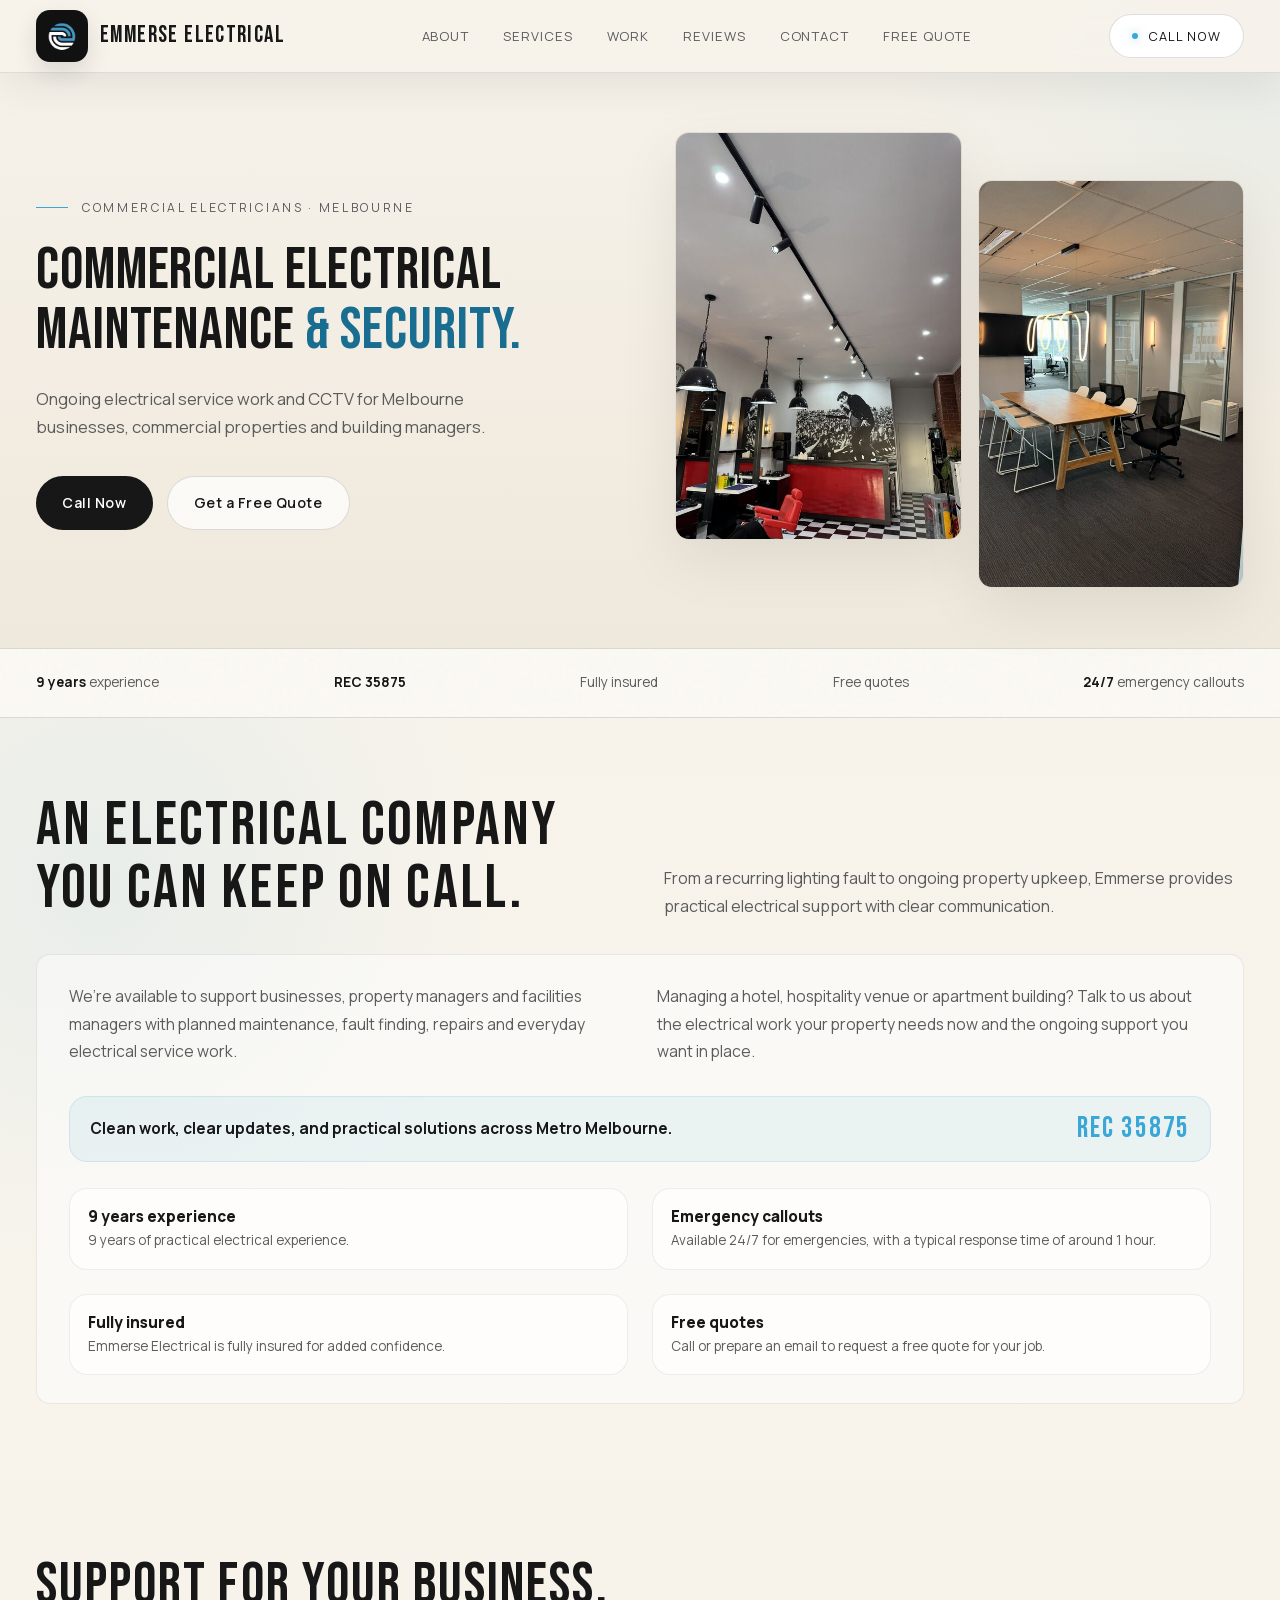
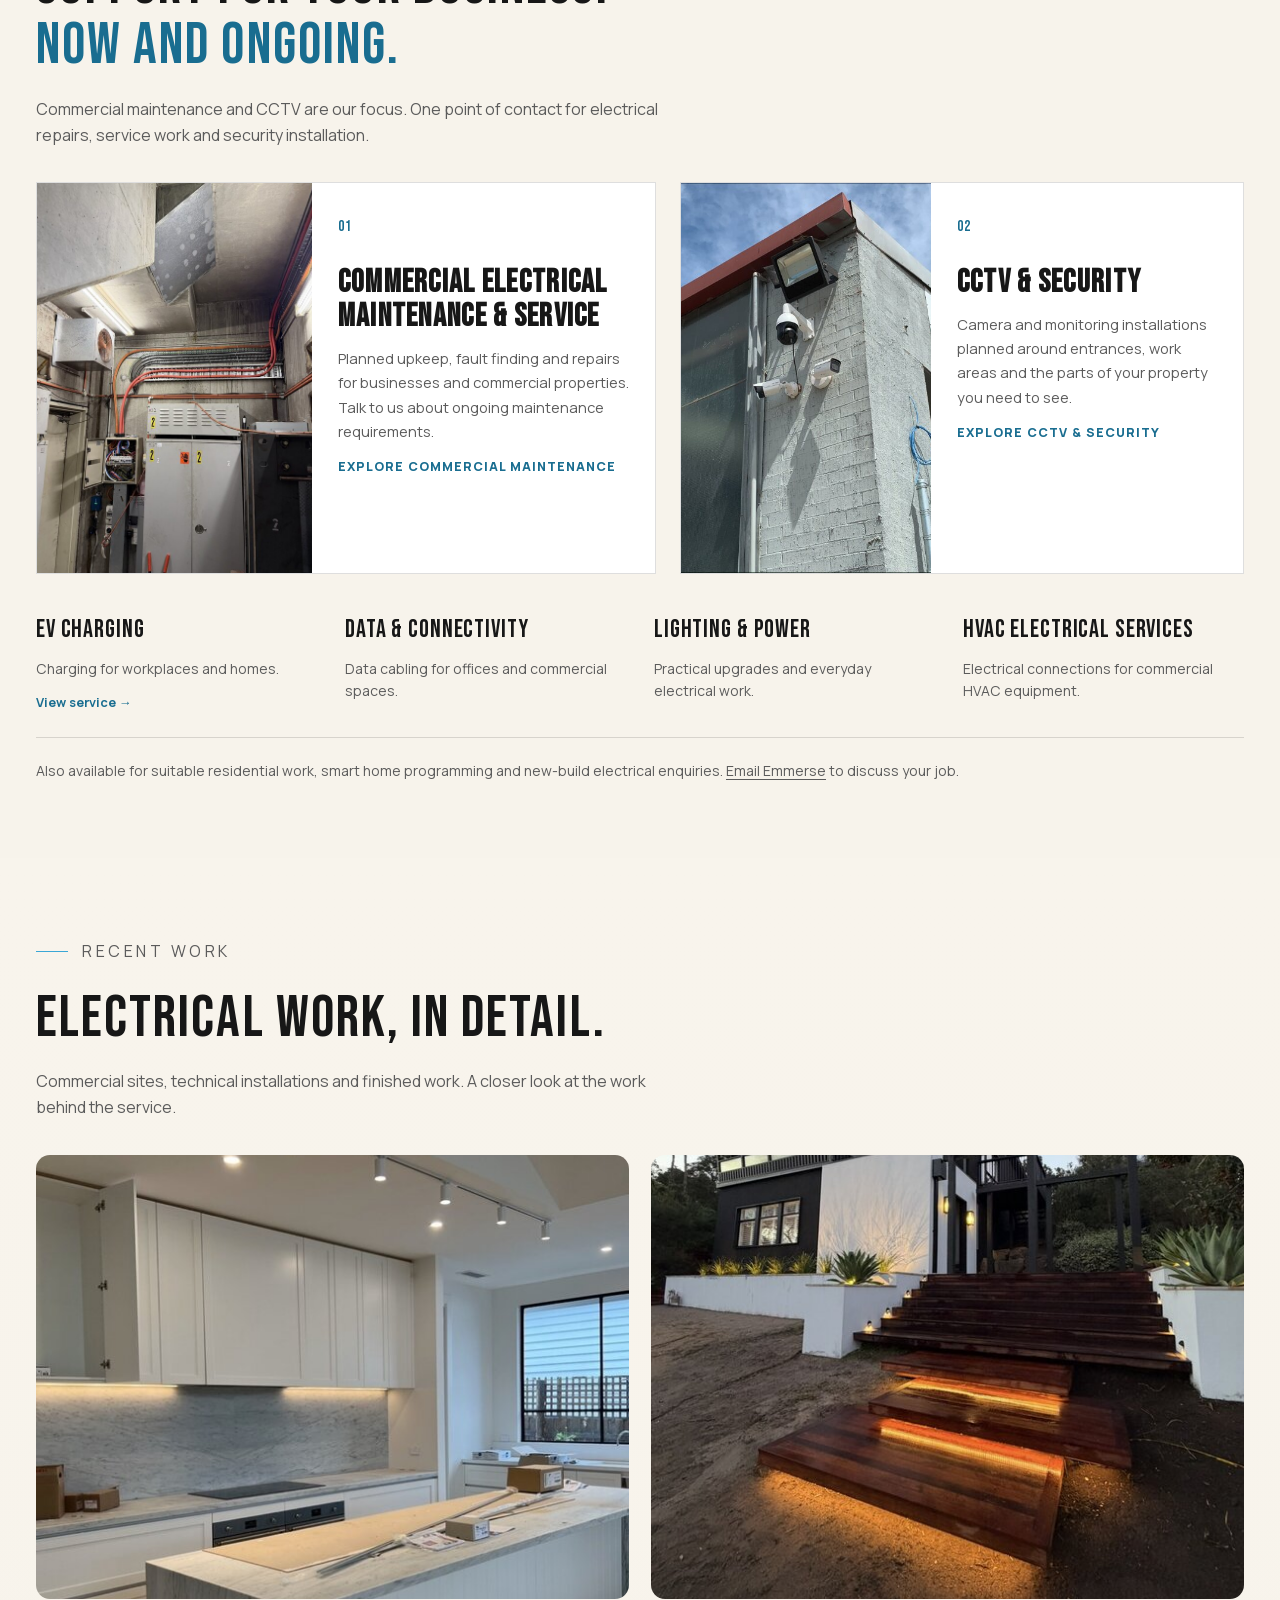
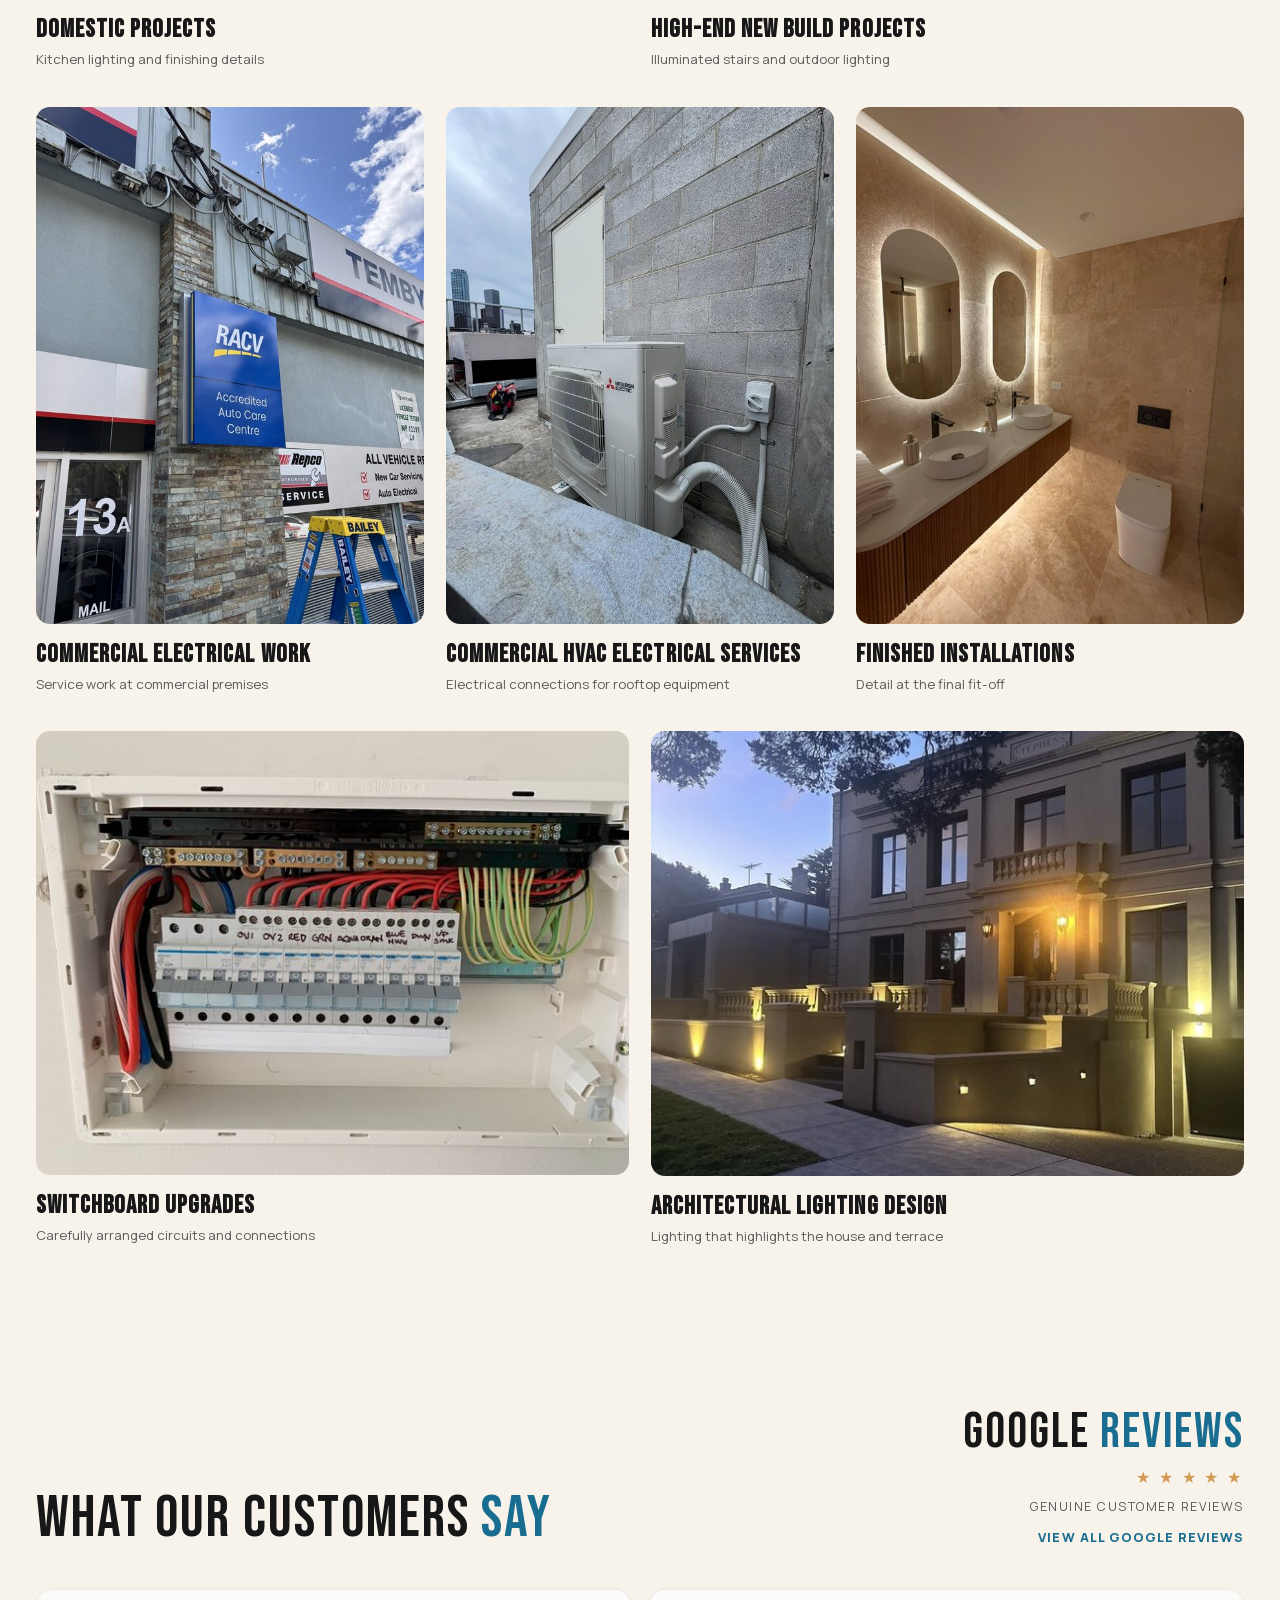
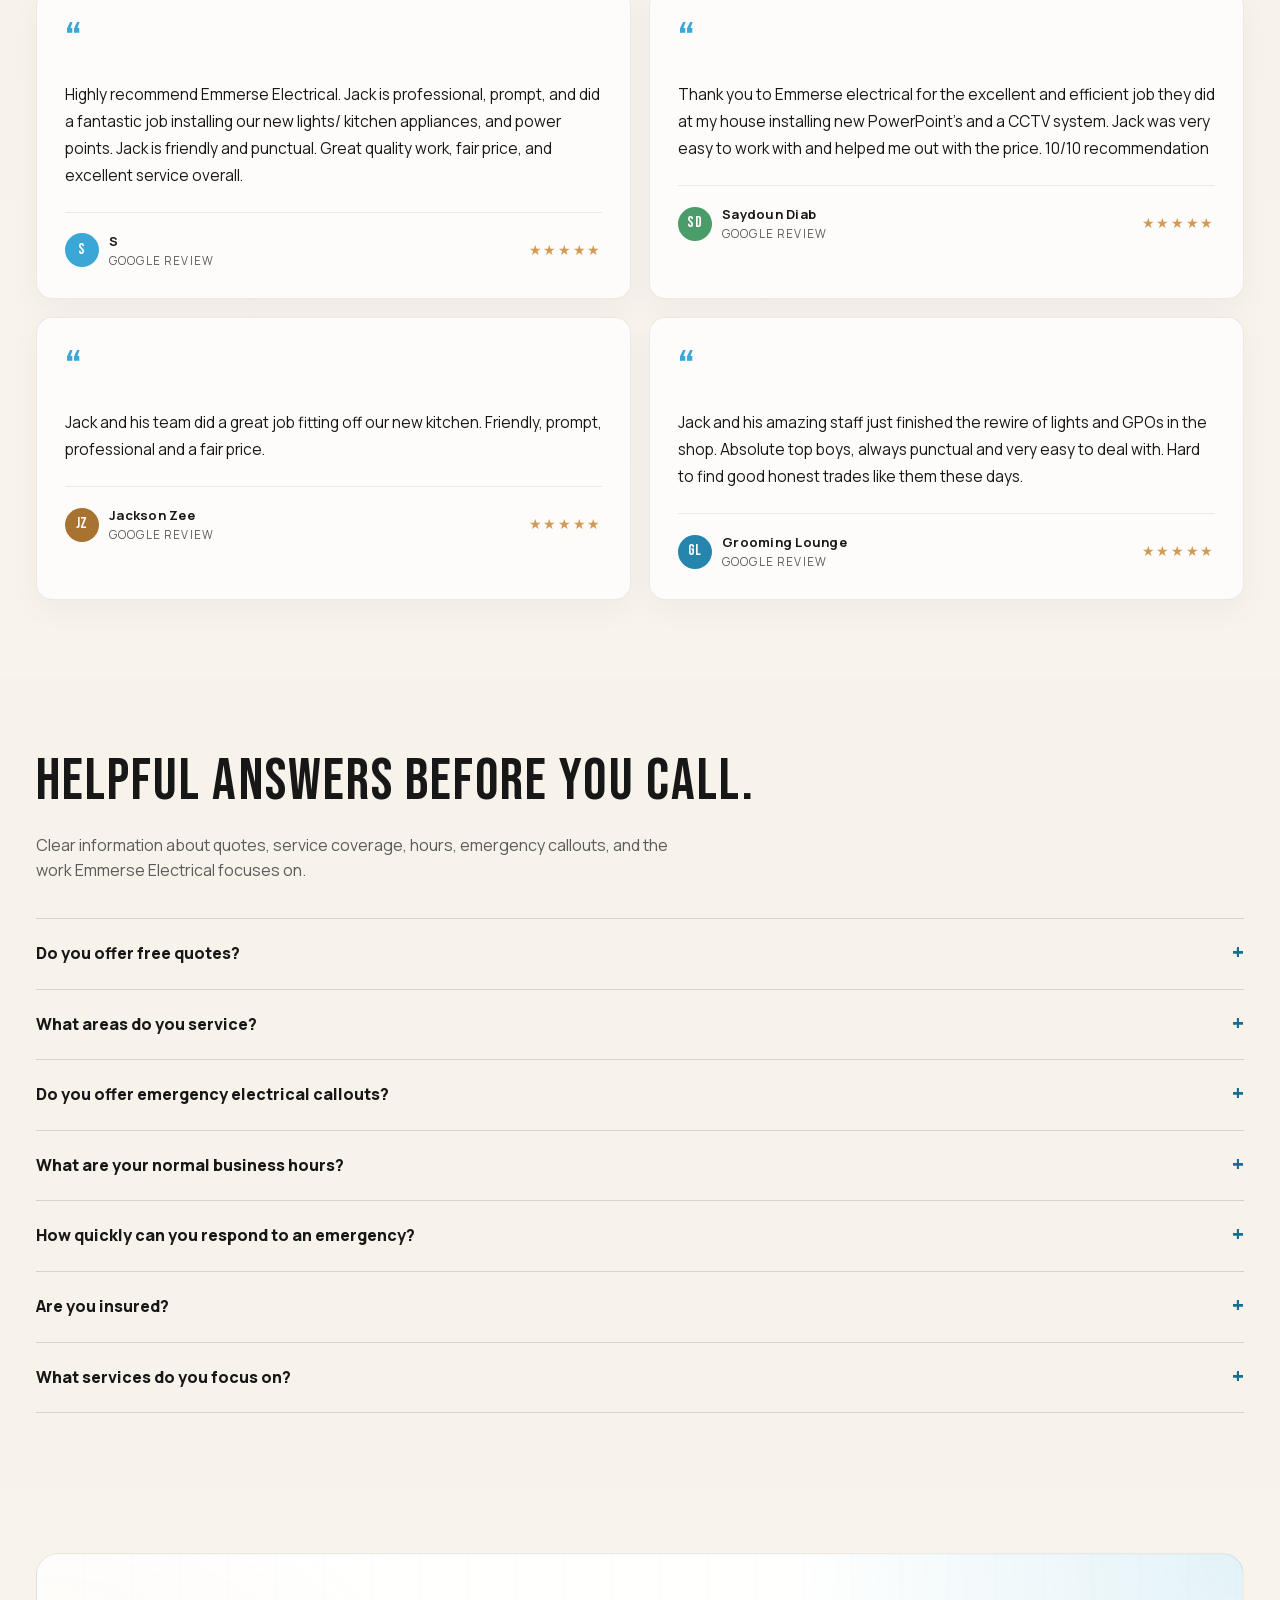
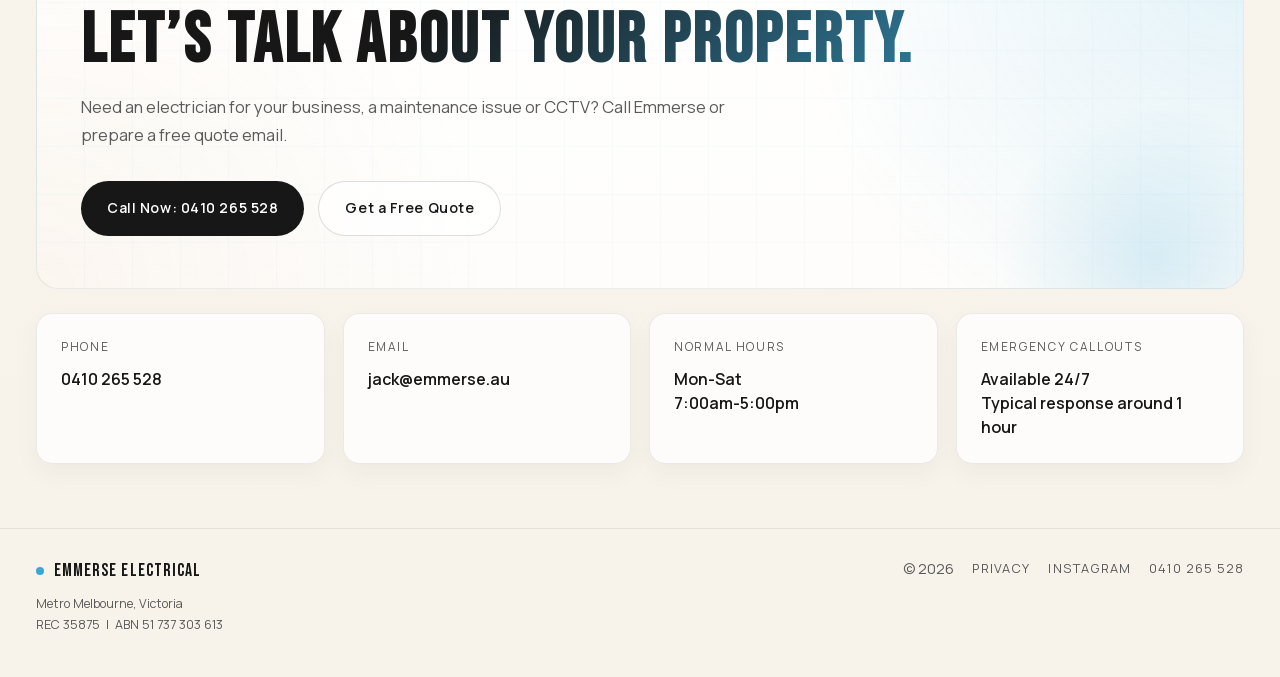
<file: index.html>
<!DOCTYPE html>
<html lang="en-AU">
<head>
  <meta charset="UTF-8" />
  <meta name="viewport" content="width=device-width, initial-scale=1.0" />
  <title>Commercial Electrician Melbourne | Emmerse Electrical</title>
  <meta name="description" content="Commercial electrical maintenance, service work and CCTV for Melbourne businesses and property managers. Free quotes. 24/7 emergency electrical callouts." />
  <meta name="theme-color" content="#f7f3eb" />
  <link rel="canonical" href="https://emmerse.au/" />
  <link rel="icon" type="image/png" sizes="48x48" href="/favicon-48.png" />
  <link rel="apple-touch-icon" sizes="180x180" href="/apple-touch-icon.png" />
  <link rel="preload" href="/assets/fonts/bebas-neue-latin.woff2" as="font" type="font/woff2" crossorigin />
  <link rel="preload" href="/assets/fonts/manrope-latin.woff2" as="font" type="font/woff2" crossorigin />
  <link rel="preload" href="/assets/images/barbershop-lighting.jpg" as="image" type="image/jpeg" imagesrcset="/assets/images/barbershop-lighting-small.jpg 600w, /assets/images/barbershop-lighting.jpg 1200w" imagesizes="(max-width: 640px) 44vw, (max-width: 980px) 46vw, 25vw" fetchpriority="high" />

  <meta property="og:title" content="Commercial Electrician Melbourne | Emmerse Electrical" />
  <meta property="og:description" content="Commercial electrical maintenance, service work and CCTV for businesses and commercial properties across Metro Melbourne." />
  <meta property="og:type" content="website" />
  <meta property="og:url" content="https://emmerse.au/" />
  <meta property="og:image" content="https://emmerse.au/assets/images/emmerse-social-share.jpg" />
  <meta property="og:image:width" content="1200" />
  <meta property="og:image:height" content="630" />
  <meta property="og:image:alt" content="Commercial office lighting by Emmerse Electrical" />
  <meta property="og:site_name" content="Emmerse Electrical" />
  <meta property="og:locale" content="en_AU" />
  <meta name="twitter:card" content="summary_large_image" />
  <meta name="twitter:title" content="Commercial Electrician Melbourne | Emmerse Electrical" />
  <meta name="twitter:description" content="Commercial maintenance and CCTV across Metro Melbourne. Free quotes and 24/7 emergency electrical callouts." />
  <meta name="twitter:image" content="https://emmerse.au/assets/images/emmerse-social-share.jpg" />

  <script type="application/ld+json">
  {
    "@context": "https://schema.org",
    "@graph": [
      {
        "@type": "Organization",
        "@id": "https://emmerse.au/#organization",
        "name": "Emmerse Electrical",
        "url": "https://emmerse.au/",
        "logo": "https://emmerse.au/emmerselogo.png",
        "image": "https://emmerse.au/assets/images/emmerse-social-share.jpg",
        "telephone": "+61 410 265 528",
        "email": "jack@emmerse.au",
        "taxID": "51 737 303 613",
        "identifier": [
          { "@type": "PropertyValue", "propertyID": "ABN", "value": "51 737 303 613" },
          { "@type": "PropertyValue", "propertyID": "REC", "value": "35875" }
        ],
        "areaServed": { "@type": "AdministrativeArea", "name": "Metro Melbourne, Victoria" },
        "sameAs": [
          "https://www.instagram.com/emmerse.electrical/",
          "https://www.google.com/maps?cid=1643601696380284558"
        ],
        "contactPoint": {
          "@type": "ContactPoint",
          "telephone": "+61 410 265 528",
          "email": "jack@emmerse.au",
          "contactType": "customer service",
          "areaServed": "Metro Melbourne",
          "availableLanguage": "English"
        },
        "makesOffer": [
          { "@type": "Offer", "itemOffered": { "@type": "Service", "name": "Building maintenance and electrical service work", "areaServed": "Metro Melbourne" } },
          { "@type": "Offer", "itemOffered": { "@type": "Service", "name": "EV charger installation", "areaServed": "Metro Melbourne" } },
          { "@type": "Offer", "itemOffered": { "@type": "Service", "name": "CCTV and security installation", "areaServed": "Metro Melbourne" } }
        ]
      },
      {
        "@type": "WebSite",
        "@id": "https://emmerse.au/#website",
        "url": "https://emmerse.au/",
        "name": "Emmerse Electrical",
        "inLanguage": "en-AU",
        "publisher": { "@id": "https://emmerse.au/#organization" }
      },
      {
        "@type": "WebPage",
        "@id": "https://emmerse.au/#webpage",
        "url": "https://emmerse.au/",
        "name": "Commercial Electrician Melbourne | Emmerse Electrical",
        "isPartOf": { "@id": "https://emmerse.au/#website" },
        "about": { "@id": "https://emmerse.au/#organization" },
        "inLanguage": "en-AU"
      }
    ]
  }
  </script>

  <style>
    @font-face {
      font-family: "Bebas Neue";
      font-style: normal;
      font-weight: 400;
      font-display: swap;
      src: url("/assets/fonts/bebas-neue-latin.woff2") format("woff2");
    }
    @font-face {
      font-family: "Manrope";
      font-style: normal;
      font-weight: 300 800;
      font-display: swap;
      src: url("/assets/fonts/manrope-latin.woff2") format("woff2");
    }
    :root {
      --bg: #f7f3eb;
      --bg-2: #efe8dc;
      --panel: #ffffff;
      --panel-2: #f8f4ec;
      --ink: #171717;
      --ink-soft: #5b5b5b;
      --line: rgba(23,23,23,0.08);
      --line-strong: rgba(23,23,23,0.14);
      --accent: #3aa7d6;
      --accent-dark: #2585ad;
      --warm: #d39a53;
      --max: 1760px;
      --radius: 14px;
      --shadow: 0 20px 60px rgba(0,0,0,0.08);
      --ease: cubic-bezier(.16,1,.3,1);
    }

    *, *::before, *::after { box-sizing: border-box; margin: 0; padding: 0; }

    html { scroll-behavior: smooth; overflow-x: hidden; }

    body {
      background: var(--bg);
      color: var(--ink);
      font-family: "Manrope", sans-serif;
      line-height: 1.6;
      -webkit-font-smoothing: antialiased;
      overflow-x: hidden;
    }

    body::before {
      content: "";
      position: fixed;
      inset: 0;
      pointer-events: none;
      z-index: 1;
      opacity: 0.03;
      background-image: url("data:image/svg+xml;utf8,<svg viewBox='0 0 200 200' xmlns='http://www.w3.org/2000/svg'><filter id='n'><feTurbulence type='fractalNoise' baseFrequency='0.9' numOctaves='2'/></filter><rect width='100%25' height='100%25' filter='url(%23n)'/></svg>");
      mix-blend-mode: multiply;
    }

    img { display: block; max-width: 100%; height: auto; }
    a { color: inherit; text-decoration: none; }
    button { font: inherit; border: 0; background: none; color: inherit; cursor: pointer; }
    h1, h2, h3, p { margin: 0; }
    :focus-visible { outline: 3px solid var(--accent-dark); outline-offset: 4px; }

    .skip-link {
      position: fixed;
      top: 10px;
      left: 10px;
      z-index: 100;
      padding: 10px 16px;
      border-radius: 999px;
      background: var(--ink);
      color: #fff;
      transform: translateY(-160%);
    }
    .skip-link:focus { transform: translateY(0); }
    .sr-only { position: absolute; width: 1px; height: 1px; padding: 0; margin: -1px; overflow: hidden; clip: rect(0,0,0,0); white-space: nowrap; border: 0; }

    .display-font {
      font-family: "Bebas Neue", sans-serif;
      font-weight: 400;
      line-height: 0.94;
      letter-spacing: 0.035em;
    }

    .wrap {
      width: min(var(--max), calc(100% - 96px));
      margin: 0 auto;
      position: relative;
      z-index: 2;
    }

    /* NAV */
    .nav {
      position: fixed;
      inset: 0 0 auto 0;
      z-index: 50;
      padding: 16px 0;
      background: rgba(247,243,235,0.86);
      backdrop-filter: blur(12px);
      -webkit-backdrop-filter: blur(12px);
      border-bottom: 1px solid rgba(23,23,23,0.05);
      transition: padding .35s var(--ease), background .35s ease, box-shadow .35s ease, border-color .35s ease;
    }
    .nav.scrolled {
      padding: 10px 0;
      background: rgba(247,243,235,0.94);
      border-bottom-color: rgba(23,23,23,0.1);
      box-shadow: 0 14px 44px rgba(0,0,0,0.07);
    }
    .nav-inner { display: flex; align-items: center; justify-content: space-between; gap: 24px; }

    .logo { display: flex; align-items: center; gap: 12px; white-space: nowrap; }
    .logo-mark {
      width: 52px; height: 52px;
      display: grid; place-items: center;
      background: #111;
      border-radius: 14px;
      box-shadow: 0 10px 24px rgba(0,0,0,0.12);
      flex-shrink: 0;
      transition: transform .35s var(--ease), box-shadow .35s ease;
    }
    .logo:hover .logo-mark { transform: rotate(-3deg) scale(1.04); box-shadow: 0 12px 28px rgba(0,0,0,0.16), 0 0 0 5px rgba(58,167,214,0.08); }
    .logo-mark img { width: 34px; height: 34px; object-fit: contain; }
    .logo-text { font-family: "Bebas Neue", sans-serif; font-size: 1.45rem; letter-spacing: 0.06em; line-height: 1; }

    .nav-links {
      display: flex;
      align-items: center;
      gap: 34px;
      font-size: 0.82rem;
      letter-spacing: 0.07em;
      text-transform: uppercase;
      color: var(--ink-soft);
    }
    .nav-links a { position: relative; padding: 6px 0; transition: color .3s ease; }
    .nav-links a:hover { color: var(--ink); }
    .nav-links a::after { content: ""; position: absolute; left: 0; bottom: 0; width: 0; height: 1px; background: var(--accent); transition: width .35s ease; }
    .nav-links a:hover::after { width: 100%; }

    .nav-cta {
      display: inline-flex;
      align-items: center;
      gap: 10px;
      padding: 11px 22px;
      border: 1px solid var(--line-strong);
      border-radius: 999px;
      font-size: 0.8rem;
      letter-spacing: 0.08em;
      text-transform: uppercase;
      background: #fff;
      transition: all .3s ease;
      white-space: nowrap;
    }
    .nav-cta:hover { background: var(--accent); color: #fff; border-color: var(--accent); }
    .nav-cta-dot {
      width: 6px; height: 6px;
      border-radius: 50%;
      background: var(--accent);
      box-shadow: 0 0 10px rgba(58,167,214,0.5);
      animation: pulse 2s ease-in-out infinite;
    }

    .mob-toggle {
      display: none;
      width: 44px; height: 44px;
      border: 1px solid var(--line-strong);
      border-radius: 999px;
      align-items: center;
      justify-content: center;
      flex-direction: column;
      gap: 4px;
      background: #fff;
    }
    .mob-toggle span { width: 18px; height: 1.5px; background: var(--ink); display: block; transition: transform .3s var(--ease), opacity .25s ease; }

    /* BUTTONS */
    .btn, .nav-cta { position: relative; overflow: hidden; }
    .btn::after, .nav-cta::after {
      content: "";
      position: absolute;
      inset: -40%;
      background: linear-gradient(120deg, transparent 35%, rgba(255,255,255,0.42), transparent 65%);
      transform: translateX(-120%) rotate(12deg);
      transition: transform .7s var(--ease);
      pointer-events: none;
    }
    .btn:hover::after, .nav-cta:hover::after { transform: translateX(120%) rotate(12deg); }

    .btn {
      display: inline-flex;
      align-items: center;
      gap: 12px;
      padding: 15px 26px;
      border-radius: 999px;
      font-size: 0.88rem;
      letter-spacing: 0.04em;
      font-weight: 600;
      transition: all .3s cubic-bezier(.2,.7,.2,1);
    }
    .btn-primary { background: var(--ink); color: #fff; }
    .btn-primary:hover { background: var(--accent); transform: translateY(-2px); box-shadow: 0 12px 30px rgba(58,167,214,0.22); }
    .btn-ghost { border: 1px solid var(--line-strong); color: var(--ink); background: rgba(255,255,255,0.72); }
    .btn-ghost:hover { border-color: var(--accent); color: var(--accent); background: #fff; }

    /* HERO */
    .hero {
      min-height: 100vh;
      display: flex;
      align-items: center;
      padding: 140px 0 84px;
      position: relative;
      background: radial-gradient(circle at top right, rgba(58,167,214,0.08), transparent 28%), linear-gradient(180deg, var(--bg), var(--bg-2));
    }
    .hero::before {
      content: "";
      position: absolute;
      width: 300px; height: 300px;
      right: -70px; top: 18%;
      border-radius: 999px;
      background: radial-gradient(circle, rgba(58,167,214,0.17), transparent 68%);
      filter: blur(10px);
      animation: ambientFloat 8s ease-in-out infinite;
      pointer-events: none;
    }
    .hero::after {
      content: "";
      position: absolute;
      inset: 0;
      background-image: linear-gradient(115deg, transparent 0 44%, rgba(58,167,214,0.08) 45%, transparent 46% 100%), linear-gradient(65deg, transparent 0 68%, rgba(211,154,83,0.08) 69%, transparent 70% 100%);
      background-size: 680px 680px;
      opacity: 0.55;
      animation: circuitDrift 18s linear infinite;
      pointer-events: none;
    }

    .hero-grid { display: grid; grid-template-columns: 1.02fr 0.98fr; gap: 52px; align-items: center; }

    .eyebrow, .section-label {
      display: inline-flex;
      align-items: center;
      gap: 14px;
      font-size: 0.76rem;
      letter-spacing: 0.22em;
      text-transform: uppercase;
      color: var(--ink-soft);
      margin-bottom: 24px;
    }
    .eyebrow::before, .section-label::before { content: ""; width: 32px; height: 1px; background: var(--accent); flex-shrink: 0; }

    .hero h1 { font-size: clamp(2.7rem, 6vw, 5.1rem); margin-bottom: 24px; max-width: 720px; }
    .hero h1 em, .section-title em { font-style: normal; color: var(--accent); }
    .hero-sub { font-size: 1.02rem; color: var(--ink-soft); max-width: 520px; line-height: 1.7; margin-bottom: 34px; }
    .hero-actions { display: flex; flex-wrap: wrap; gap: 14px; margin-bottom: 42px; }

    .hero-meta {
      display: grid;
      grid-template-columns: repeat(3,1fr);
      gap: 24px;
      padding-top: 28px;
      border-top: 1px solid var(--line);
      max-width: 720px;
    }
    .meta-num { font-size: 1.85rem; color: var(--accent); margin-bottom: 8px; }
    .meta-label { font-size: 0.76rem; letter-spacing: 0.12em; text-transform: uppercase; color: var(--ink-soft); }

    /* HERO VISUAL */
    .hero-visual {
      --mx: 0; --my: 0;
      position: relative;
      height: 620px;
      transform-style: preserve-3d;
    }
    .hero-visual::before {
      content: "";
      position: absolute;
      inset: 8% 5% auto auto;
      width: 62%; height: 62%;
      border: 1px solid rgba(58,167,214,0.18);
      border-radius: 20px;
      transform: translate3d(calc(var(--mx)*8px),calc(var(--my)*8px),0);
      transition: transform .35s ease;
      pointer-events: none;
    }

    .hv-main, .hv-stack {
      overflow: hidden;
      border-radius: var(--radius);
      border: 1px solid rgba(23,23,23,0.06);
      box-shadow: var(--shadow);
      background: var(--bg-2);
      position: absolute;
    }
    .hv-main::before, .hv-stack::before {
      content: "";
      position: absolute;
      inset: 0;
      background: linear-gradient(90deg, var(--bg-2) 25%, rgba(255,255,255,0.5) 50%, var(--bg-2) 75%);
      background-size: 200% 100%;
      animation: shimmer 1.8s infinite;
      z-index: 0;
    }
    .hv-main img, .hv-stack img { position: relative; z-index: 1; width: 100%; height: 100%; object-fit: cover; }

    .hv-main {
      top: 0; right: 0;
      width: 78%; height: 76%;
      transform: translate3d(calc(var(--mx)*-10px),calc(var(--my)*-8px),0);
      transition: transform .35s ease;
    }
    .hv-stack {
      bottom: 0; left: 0;
      width: 48%; height: 42%;
      z-index: 2;
      transform: translate3d(calc(var(--mx)*14px),calc(var(--my)*10px),0);
      transition: transform .35s ease;
    }

    .hv-tag {
      position: absolute;
      top: 42%; left: 2%;
      z-index: 3;
      max-width: 235px;
      padding: 14px 16px;
      border-radius: var(--radius);
      border: 1px solid rgba(23,23,23,0.08);
      background: rgba(255,255,255,0.9);
      backdrop-filter: blur(16px);
      box-shadow: 0 10px 28px rgba(0,0,0,0.08);
      animation: softBob 4.5s ease-in-out infinite;
    }
    .hv-tag-row { display: flex; align-items: center; gap: 10px; font-size: 0.82rem; margin-bottom: 8px; }
    .hv-tag-row:last-child { margin-bottom: 0; }
    .hv-tag-dot { width: 8px; height: 8px; border-radius: 50%; background: #4ade80; box-shadow: 0 0 12px rgba(74,222,128,0.5); flex-shrink: 0; }
    .hv-tag-label { color: var(--ink-soft); font-size: 0.7rem; letter-spacing: 0.12em; text-transform: uppercase; }

    /* MARQUEE */
    .marquee {
      padding: 18px 0;
      border-top: 1px solid var(--line);
      border-bottom: 1px solid var(--line);
      overflow: hidden;
      background: rgba(255,255,255,0.45);
      position: relative;
      z-index: 2;
    }
    .marquee-track {
      display: flex;
      width: max-content;
      white-space: nowrap;
      animation: marquee 24s linear infinite;
      font-family: "Bebas Neue", sans-serif;
      font-size: 1.55rem;
      letter-spacing: 0.06em;
      color: var(--ink-soft);
    }
    .marquee-track span { flex: 0 0 auto; display: inline-flex; align-items: center; gap: 38px; padding-right: 38px; }
    .marquee-track i { font-style: normal; color: var(--accent); font-size: 0.56rem; transform: translateY(-2px); }
    .marquee:hover .marquee-track { animation-play-state: paused; }

    /* SECTIONS */
    section { position: relative; z-index: 2; }
    section[id] { scroll-margin-top: 84px; }
    .section { padding: 88px 0; }

    .section-head { display: grid; grid-template-columns: 1fr 0.76fr; gap: 36px; align-items: end; margin-bottom: 40px; }
    .section-title { font-size: clamp(2.4rem, 5vw, 4.1rem); }
    .section-head p { color: var(--ink-soft); font-size: 1rem; max-width: 500px; }

    /* ABOUT */
    .about {
      background: radial-gradient(circle at 8% 22%, rgba(58,167,214,0.08), transparent 30%), linear-gradient(to bottom, var(--bg), var(--panel-2));
      overflow: hidden;
    }
    .about .section-head { align-items: start; margin-bottom: 34px; }
    .about .section-title { max-width: 760px; font-size: clamp(2.35rem,4.8vw,4.6rem); }
    .about .section-head > p {
      padding: 24px 26px;
      border: 1px solid var(--line);
      border-radius: 18px;
      background: rgba(255,255,255,0.56);
      box-shadow: 0 12px 32px rgba(0,0,0,0.035);
      line-height: 1.75;
    }

    .about-body {
      padding: 34px;
      border: 1px solid var(--line);
      border-radius: 24px;
      background: rgba(255,255,255,0.64);
      box-shadow: 0 18px 48px rgba(0,0,0,0.04);
      color: var(--ink-soft);
      line-height: 1.75;
    }
    .about-copy { display: grid; grid-template-columns: 1fr 1fr; gap: 24px; margin-bottom: 30px; }
    .about-copy p { font-size: 0.98rem; }

    .about-note {
      display: flex;
      align-items: center;
      justify-content: space-between;
      gap: 18px;
      margin-bottom: 26px;
      padding: 18px 20px;
      border-radius: 18px;
      background: rgba(58,167,214,0.08);
      border: 1px solid rgba(58,167,214,0.16);
    }
    .about-note strong { color: var(--ink); font-size: 0.96rem; line-height: 1.45; }
    .about-note span { flex-shrink: 0; font-family: "Bebas Neue", sans-serif; font-size: 1.8rem; letter-spacing: 0.06em; color: var(--accent); line-height: 1; }

    .about-values { display: grid; grid-template-columns: 1fr 1fr; gap: 14px; }
    .value { display: flex; align-items: flex-start; gap: 14px; padding: 18px; border-radius: 18px; background: rgba(255,255,255,0.68); border: 1px solid rgba(23,23,23,0.07); }
    .value-icon { width: 38px; height: 38px; border: 1px solid rgba(58,167,214,0.25); border-radius: 50%; display: grid; place-items: center; color: var(--accent); flex-shrink: 0; font-size: 0.95rem; background: rgba(58,167,214,0.06); }
    .value h3 { font-family: "Manrope", sans-serif; font-size: 0.95rem; font-weight: 800; color: var(--ink); margin-bottom: 4px; line-height: 1.25; letter-spacing: 0; }
    .value p { font-size: 0.84rem; color: var(--ink-soft); line-height: 1.5; }

    /* SERVICES */
    .services-grid {
      display: grid;
      grid-template-columns: repeat(3,1fr);
      gap: 1px;
      background: var(--line);
      border: 1px solid var(--line);
      border-radius: 12px;
      overflow: hidden;
      box-shadow: 0 10px 30px rgba(0,0,0,0.03);
    }
    .service {
      min-height: 260px;
      background: var(--panel);
      position: relative;
      overflow: hidden;
      transition: transform .35s var(--ease), box-shadow .35s ease, background .35s ease;
    }
    .service-link { display: block; min-height: 260px; padding: 38px 30px; }
    .service::after {
      content: "";
      position: absolute;
      left: 0; top: 0; bottom: 0;
      width: 3px;
      background: var(--sa, var(--accent));
      transform: scaleY(0);
      transform-origin: bottom;
      transition: transform .4s var(--ease);
      border-radius: 0 2px 2px 0;
    }
    .service:hover::after { transform: scaleY(1); }
    .service::before {
      content: "";
      position: absolute;
      inset: 0;
      background: radial-gradient(circle at 20% 0%, rgba(58,167,214,0.1), transparent 60%);
      opacity: 0;
      transition: opacity .35s ease;
      pointer-events: none;
    }
    .service > * { position: relative; z-index: 1; }
    .service:hover { transform: translateY(-5px); background: #fff; box-shadow: 0 18px 44px rgba(0,0,0,0.075); }
    .service:hover::before { opacity: 1; }

    .service-num { font-family: "Bebas Neue", sans-serif; font-size: 1rem; letter-spacing: 0.08em; color: var(--accent); margin-bottom: 26px; }
    .service-icon {
      width: 46px; height: 46px;
      border-radius: 12px;
      display: grid; place-items: center;
      margin-bottom: 18px;
      background: var(--sib, rgba(58,167,214,0.08));
      border: 1px solid var(--sibd, rgba(58,167,214,0.18));
      font-size: 1.4rem;
      transition: transform .35s var(--ease), box-shadow .35s ease;
    }
    .service:hover .service-icon { transform: translateY(-3px) rotate(-6deg) scale(1.08); box-shadow: 0 8px 20px rgba(0,0,0,0.08); }
    .service h3 { font-family: "Bebas Neue", sans-serif; font-size: 1.6rem; letter-spacing: 0.04em; margin-bottom: 12px; line-height: 1; }
    .service p { color: var(--ink-soft); font-size: 0.92rem; line-height: 1.65; }
    .service-more { display: inline-block; margin-top: 14px; color: var(--accent-dark); font-size: 0.78rem; font-weight: 800; letter-spacing: 0.08em; text-transform: uppercase; }

    .service[data-svc="1"] { --sa:#3aa7d6; --sib:rgba(58,167,214,0.08); --sibd:rgba(58,167,214,0.2); }
    .service[data-svc="2"] { --sa:#4ade80; --sib:rgba(74,222,128,0.08); --sibd:rgba(74,222,128,0.2); }
    .service[data-svc="3"] { --sa:#d39a53; --sib:rgba(211,154,83,0.08); --sibd:rgba(211,154,83,0.2); }
    .service[data-svc="4"] { --sa:#a78bfa; --sib:rgba(167,139,250,0.08); --sibd:rgba(167,139,250,0.2); }
    .service[data-svc="5"] { --sa:#f87171; --sib:rgba(248,113,113,0.08); --sibd:rgba(248,113,113,0.2); }
    .service[data-svc="6"] { --sa:#34d399; --sib:rgba(52,211,153,0.08); --sibd:rgba(52,211,153,0.2); }

    /* WORK */
    .work { background: linear-gradient(to bottom, var(--panel-2), var(--bg)); }
    .work-grid {
      display: grid;
      grid-template-columns: repeat(12,1fr);
      grid-auto-rows: 180px;
      gap: 18px;
    }
    .work-item {
      overflow: hidden;
      border-radius: var(--radius);
      border: 1px solid var(--line);
      background: var(--bg-2);
      box-shadow: var(--shadow);
      position: relative;
    }
    .work-item::before {
      content: "";
      position: absolute; inset: 0;
      background: linear-gradient(90deg, var(--bg-2) 25%, rgba(255,255,255,0.5) 50%, var(--bg-2) 75%);
      background-size: 200% 100%;
      animation: shimmer 1.8s infinite;
      z-index: 0;
    }
    .work-item img { position: relative; z-index: 1; width: 100%; height: 100%; object-fit: cover; transition: transform .7s cubic-bezier(.2,.7,.2,1); }
    .work-item:hover img { transform: scale(1.05); }
    .work-overlay { position: absolute; inset: 0; background: linear-gradient(to top, rgba(0,0,0,0.55), transparent 55%); z-index: 2; }
    .work-item::after {
      content: "";
      position: absolute; inset: 0;
      z-index: 3;
      background: linear-gradient(120deg, transparent 30%, rgba(255,255,255,0.18), transparent 70%);
      transform: translateX(-120%);
      transition: transform .8s var(--ease);
      pointer-events: none;
    }
    .work-item:hover::after { transform: translateX(120%); }
    .work-caption { position: absolute; left: 20px; right: 20px; bottom: 18px; z-index: 4; color: #fff; transform: translateY(8px); transition: transform .45s var(--ease); }
    .work-item:hover .work-caption { transform: translateY(0); }
    .work-caption h3 { font-family: "Bebas Neue", sans-serif; font-size: 1.45rem; letter-spacing: 0.04em; margin-bottom: 4px; line-height: 1; }
    .work-caption p { color: rgba(255,255,255,0.82); font-size: 0.84rem; }
    .span-7 { grid-column: span 7; grid-row: span 2; }
    .span-5 { grid-column: span 5; grid-row: span 2; }
    .span-6 { grid-column: span 6; grid-row: span 2; }
    .span-3 { grid-column: span 3; grid-row: span 2; }

    /* REVIEWS */
    .reviews { background: linear-gradient(to bottom, var(--bg), var(--panel-2)); }
    .reviews-head { display: grid; grid-template-columns: 1fr auto; gap: 36px; align-items: end; margin-bottom: 40px; }
    .google-rating { text-align: right; }
    .google-rating-num { font-family: "Bebas Neue", sans-serif; font-size: 3.1rem; letter-spacing: 0.04em; line-height: 1; margin-bottom: 8px; }
    .google-rating-num em { font-style: normal; color: var(--accent); }
    .stars { color: var(--warm); font-size: 1rem; letter-spacing: 0.18em; margin-bottom: 6px; }
    .rating-label { color: var(--ink-soft); font-size: 0.78rem; letter-spacing: 0.12em; text-transform: uppercase; }

    .review-cards { display: grid; grid-template-columns: repeat(2,1fr); gap: 18px; }
    .review {
      min-height: 260px;
      padding: 28px;
      background: rgba(255,255,255,0.74);
      border: 1px solid var(--line);
      border-radius: 16px;
      box-shadow: 0 10px 30px rgba(0,0,0,0.04);
      position: relative;
      overflow: hidden;
      transition: transform .35s var(--ease), border-color .35s ease, box-shadow .35s ease, background .35s ease;
    }
    .review::before {
      content: "";
      position: absolute; inset: 0;
      background: radial-gradient(circle at 20% 0%, rgba(58,167,214,0.1), transparent 50%);
      opacity: 0;
      transition: opacity .35s ease;
      pointer-events: none;
    }
    .review > * { position: relative; z-index: 1; }
    .review:hover { transform: translateY(-5px); border-color: rgba(58,167,214,0.28); background: #fff; box-shadow: 0 18px 44px rgba(0,0,0,0.075); }
    .review:hover::before { opacity: 1; }
    .review-quote { font-family: "Bebas Neue", sans-serif; font-size: 3rem; line-height: 1; color: var(--accent); margin-bottom: 16px; }
    .review-body { color: var(--ink); font-size: 0.96rem; line-height: 1.75; margin-bottom: 22px; }
    .review-meta { display: flex; justify-content: space-between; align-items: center; gap: 12px; padding-top: 18px; border-top: 1px solid var(--line); }
    .review-author { display: flex; align-items: center; gap: 10px; }
    .avatar {
      width: 34px; height: 34px;
      border-radius: 50%;
      background: var(--av, var(--accent));
      display: grid; place-items: center;
      font-family: "Bebas Neue", sans-serif;
      font-size: 0.95rem;
      color: #fff;
      letter-spacing: 0.04em;
      flex-shrink: 0;
    }
    .review:nth-child(1) .avatar { --av: #3aa7d6; }
    .review:nth-child(2) .avatar { --av: #4a9d69; }
    .review:nth-child(3) .avatar { --av: #a87331; }
    .review:nth-child(4) .avatar { --av: #2585ad; }
    .review-name { font-size: 0.82rem; font-style: normal; font-weight: 700; color: var(--ink); letter-spacing: 0.02em; display: block; }
    .review-source { font-size: 0.72rem; letter-spacing: 0.1em; text-transform: uppercase; color: var(--ink-soft); display: block; }
    .review-stars { color: var(--warm); letter-spacing: 0.12em; font-size: 0.88rem; }
    .reviews-link { display: inline-block; margin-top: 10px; color: var(--accent-dark); font-size: 0.8rem; font-weight: 800; letter-spacing: 0.08em; text-transform: uppercase; }

    /* FAQ */
    .faq { background: var(--bg); }
    .faq-list { max-width: 900px; border-top: 1px solid var(--line-strong); }
    .faq-item { border-bottom: 1px solid var(--line-strong); }
    .faq-item summary {
      display: flex;
      justify-content: space-between;
      gap: 24px;
      padding: 22px 0;
      font-weight: 800;
      cursor: pointer;
      list-style: none;
    }
    .faq-item summary::-webkit-details-marker { display: none; }
    .faq-item summary::after { content: "+"; flex-shrink: 0; color: var(--accent-dark); font-size: 1.35rem; line-height: 1; }
    .faq-item[open] summary::after { content: "−"; }
    .faq-answer { max-width: 760px; padding: 0 40px 22px 0; color: var(--ink-soft); }

    /* CTA */
    .cta { padding: 88px 0 68px; background: linear-gradient(to bottom, var(--panel-2), var(--bg)); }
    .cta-inner {
      padding: 52px 44px;
      border-radius: 22px;
      border: 1px solid var(--line);
      background: radial-gradient(circle at top right, rgba(58,167,214,0.14), transparent 36%), radial-gradient(circle at bottom left, rgba(211,154,83,0.07), transparent 36%), linear-gradient(180deg, rgba(255,255,255,0.95), rgba(255,255,255,0.80));
      margin-bottom: 24px;
      box-shadow: var(--shadow);
      overflow: hidden;
      position: relative;
    }
    .cta-inner::after {
      content: "";
      position: absolute;
      width: 320px; height: 320px;
      right: -70px; bottom: -130px;
      border-radius: 999px;
      background: radial-gradient(circle, rgba(58,167,214,0.16), transparent 68%);
      animation: ambientFloat 7s ease-in-out infinite reverse;
      pointer-events: none;
    }
    .cta-inner::before {
      content: "";
      position: absolute; inset: 0;
      background-image: linear-gradient(90deg, transparent 0 calc(100% - 1px), rgba(58,167,214,0.07) 100%), linear-gradient(0deg, transparent 0 calc(100% - 1px), rgba(58,167,214,0.07) 100%);
      background-size: 48px 48px;
      pointer-events: none;
    }
    .cta-inner > * { position: relative; z-index: 2; }
    .cta-inner h2 {
      font-family: "Bebas Neue", sans-serif;
      font-size: clamp(2.6rem, 5.5vw, 4.4rem);
      letter-spacing: 0.04em;
      line-height: 1;
      margin-bottom: 16px;
      background: linear-gradient(135deg, var(--ink) 30%, var(--accent));
      -webkit-background-clip: text;
      -webkit-text-fill-color: transparent;
      background-clip: text;
    }
    .cta-sub { max-width: 620px; color: var(--ink-soft); font-size: 1.04rem; margin-bottom: 32px; line-height: 1.7; }
    .cta-actions { display: flex; flex-wrap: wrap; gap: 14px; }

    .contact-grid { display: grid; grid-template-columns: repeat(4,1fr); gap: 18px; }
    .contact-item {
      padding: 24px;
      border: 1px solid var(--line);
      border-radius: 16px;
      background: rgba(255,255,255,0.72);
      box-shadow: 0 10px 26px rgba(0,0,0,0.04);
      position: relative;
      overflow: hidden;
      transition: transform .35s var(--ease), border-color .35s ease, box-shadow .35s ease, background .35s ease;
    }
    .contact-item::before {
      content: "";
      position: absolute; inset: 0;
      background: radial-gradient(circle at 20% 0%, rgba(58,167,214,0.1), transparent 50%);
      opacity: 0;
      transition: opacity .35s ease;
      pointer-events: none;
    }
    .contact-item > * { position: relative; z-index: 1; }
    .contact-item:hover { transform: translateY(-5px); border-color: rgba(58,167,214,0.28); background: #fff; box-shadow: 0 18px 44px rgba(0,0,0,0.075); }
    .contact-item:hover::before { opacity: 1; }
    .contact-label { font-size: 0.74rem; text-transform: uppercase; letter-spacing: 0.14em; color: var(--ink-soft); margin-bottom: 10px; }
    .contact-value { font-size: 1rem; font-weight: 600; line-height: 1.5; word-break: break-word; }

    /* FOOTER */
    .footer {
      padding: 28px 0 42px;
      border-top: 1px solid var(--line);
      color: var(--ink-soft);
      font-size: 0.9rem;
      position: relative;
      z-index: 2;
      background: var(--bg);
    }
    .footer-inner { display: flex; justify-content: space-between; align-items: flex-start; gap: 24px; flex-wrap: wrap; }
    .footer-logo { display: flex; align-items: center; gap: 10px; color: var(--ink); font-family: "Bebas Neue", sans-serif; font-size: 1.1rem; letter-spacing: 0.06em; }
    .footer-logo-dot { width: 8px; height: 8px; border-radius: 50%; background: var(--accent); flex-shrink: 0; }
    .footer-business { margin-top: 8px; font-size: 0.78rem; line-height: 1.7; }
    .footer-right { display: flex; align-items: center; justify-content: flex-end; gap: 18px; flex-wrap: wrap; }
    .footer-link { font-size: 0.8rem; letter-spacing: 0.08em; text-transform: uppercase; transition: color .3s ease; }
    .footer-link:hover { color: var(--accent); }

    .mobile-cta {
      display: none;
      position: fixed;
      left: 12px;
      right: 12px;
      bottom: calc(10px + env(safe-area-inset-bottom));
      z-index: 40;
      grid-template-columns: 1fr 1fr;
      gap: 8px;
      padding: 8px;
      border: 1px solid var(--line-strong);
      border-radius: 18px;
      background: rgba(255,255,255,0.94);
      box-shadow: 0 18px 44px rgba(0,0,0,0.16);
      backdrop-filter: blur(14px);
      -webkit-backdrop-filter: blur(14px);
    }
    .mobile-cta a { min-height: 48px; display: grid; place-items: center; border-radius: 12px; font-size: 0.82rem; font-weight: 800; letter-spacing: 0.04em; }
    .mobile-cta-call { background: var(--ink); color: #fff; }
    .mobile-cta-quote { border: 1px solid var(--line-strong); background: var(--panel); }

    /* REVEAL */
    .reveal { opacity: 0; transform: translateY(20px); transition: opacity .55s var(--ease), transform .55s var(--ease); transition-delay: var(--delay, 0ms); }
    .reveal.is-visible { opacity: 1; transform: none; }

    /* ANIMATIONS */
    @keyframes pulse { 0%,100% { opacity:1; transform:scale(1); } 50% { opacity:.5; transform:scale(.85); } }
    @keyframes marquee { from { transform:translate3d(0,0,0); } to { transform:translate3d(-50%,0,0); } }
    @keyframes ambientFloat { 0%,100% { transform:translate3d(0,0,0) scale(1); } 50% { transform:translate3d(-18px,16px,0) scale(1.06); } }
    @keyframes circuitDrift { from { background-position:0 0; } to { background-position:680px 680px; } }
    @keyframes softBob { 0%,100% { transform:translateY(0); } 50% { transform:translateY(-8px); } }
    @keyframes shimmer { 0% { background-position:200% 0; } 100% { background-position:-200% 0; } }

    /* RESPONSIVE */
    @media (max-width:1080px) {
      .hero-grid, .section-head, .reviews-head { grid-template-columns: 1fr; }
      .hero-visual { height: 560px; }
      .services-grid, .review-cards, .contact-grid { grid-template-columns: repeat(2,1fr); }
      .work-grid { grid-template-columns: repeat(2,1fr); grid-auto-rows: 260px; }
      .span-7, .span-6, .span-5, .span-3 { grid-column: span 1; grid-row: span 1; }
      .google-rating { text-align: left; }
      .about-copy { grid-template-columns: 1fr; }
    }

    @media (min-width:1081px) {
      .wrap { width: min(var(--max), calc(100% - 72px)); }
      .hero { min-height: auto; align-items: flex-start; padding: 124px 0 56px; }
      .section { padding: 72px 0; }
      .faq-list { max-width: none; }
    }

    @media (max-width:980px) {
      body { padding-bottom: calc(82px + env(safe-area-inset-bottom)); }
      .wrap { width: min(var(--max), calc(100% - 44px)); }
      .nav-inner { position: relative; }
      .nav-cta { display: none; }
      .mob-toggle { display: inline-flex; }
      .nav-links {
        position: absolute;
        top: calc(100% + 14px);
        left: 0; right: 0;
        flex-direction: column;
        align-items: flex-start;
        gap: 18px;
        padding: 22px;
        background: rgba(255,255,255,0.96);
        border: 1px solid rgba(23,23,23,0.08);
        border-radius: 18px;
        box-shadow: 0 24px 60px rgba(0,0,0,0.12);
        backdrop-filter: blur(18px);
        opacity: 0;
        visibility: hidden;
        pointer-events: none;
        transform: translateY(-8px) scale(0.98);
        transform-origin: top center;
        transition: opacity .25s ease, visibility .25s ease, transform .35s var(--ease);
      }
      .nav-links.is-open { opacity: 1; visibility: visible; pointer-events: auto; transform: translateY(0) scale(1); }
      .mob-toggle[aria-expanded="true"] span:nth-child(1) { transform: translateY(5.5px) rotate(45deg); }
      .mob-toggle[aria-expanded="true"] span:nth-child(2) { opacity: 0; }
      .mob-toggle[aria-expanded="true"] span:nth-child(3) { transform: translateY(-5.5px) rotate(-45deg); }
      .section, .cta { padding: 76px 0; }
      .hero { min-height: auto; padding-top: 118px; padding-bottom: 58px; }
      .hero-grid { gap: 34px; }
      .hero-meta { grid-template-columns: 1fr; gap: 20px; padding-top: 22px; }
      .hero-actions { margin-bottom: 30px; }
      .hero-visual { height: 500px; }
      .section-head, .reviews-head { margin-bottom: 34px; }
      .mobile-cta { display: grid; }
    }

    @media (max-width:640px) {
      .wrap { width: min(var(--max), calc(100% - 40px)); }
      .hero { padding-top: 108px; padding-bottom: 48px; }
      .section { padding: 58px 0; }
      .cta { padding: 58px 0 46px; }
      .hero-grid, .services-grid, .review-cards, .contact-grid, .about-values { grid-template-columns: 1fr; }
      .section-head, .reviews-head { gap: 22px; margin-bottom: 26px; }
      .eyebrow, .section-label { margin-bottom: 16px; gap: 10px; letter-spacing: 0.16em; }
      .eyebrow::before, .section-label::before { width: 24px; }
      .hero h1 { font-size: clamp(2.2rem,14vw,3.8rem); margin-bottom: 18px; }
      .section-title { font-size: clamp(2rem,12vw,3.2rem); }
      .hero-sub { margin-bottom: 24px; }
      .hero-actions, .cta-actions { flex-direction: column; align-items: stretch; margin-bottom: 28px; }
      .btn { justify-content: center; }
      .hero-visual { height: 360px; }
      .hero-visual::before { display: none; }
      .hv-main { right: 8px; width: 78%; height: 66%; }
      .hv-stack { left: 8px; width: 50%; height: 34%; }
      .hv-tag { top: auto; left: auto; right: 10px; bottom: 12px; max-width: 170px; padding: 12px; }
      .about .section-head { margin-bottom: 20px; }
      .about .section-head > p { padding: 20px; }
      .about-body { padding: 20px; border-radius: 20px; }
      .about-copy { gap: 16px; margin-bottom: 20px; }
      .about-note { align-items: flex-start; flex-direction: column; margin-bottom: 18px; }
      .services-grid, .review-cards, .contact-grid, .work-grid { gap: 14px; }
      .service { min-height: auto; }
      .service-link { min-height: auto; padding: 28px 22px; }
      .service-num { margin-bottom: 18px; }
      .work-grid { grid-template-columns: 1fr; grid-auto-rows: 230px; }
      .review { min-height: auto; padding: 24px 22px; }
      .cta-inner { padding: 28px 24px; margin-bottom: 18px; }
      .contact-item { padding: 20px; }
      .logo-text { font-size: 1.15rem; }
      .logo-mark { width: 46px; height: 46px; }
      .logo-mark img { width: 30px; height: 30px; }
      .marquee { padding: 14px 0; }
      .marquee-track { font-size: 1.25rem; animation-duration: 16s; }
      .marquee-track span { gap: 22px; padding-right: 22px; }
      .marquee-track i { font-size: 0.46rem; }
      .footer-right { gap: 14px; }
    }

    @media (max-width:380px) {
      .wrap { width: min(var(--max), calc(100% - 32px)); }
      .logo-text { font-size: 1rem; }
      .hero-visual { height: 330px; }
      .marquee-track { font-size: 1.15rem; animation-duration: 14s; }
    }

    @media (prefers-reduced-motion: reduce) {
      html { scroll-behavior: auto; }
      *, *::before, *::after { animation-duration: .001ms !important; animation-iteration-count: 1 !important; transition-duration: .001ms !important; }
      .reveal { opacity: 1; transform: none; filter: none; }
      .marquee-track { animation: none !important; }
    }
  </style>
  <link rel="stylesheet" href="/assets/css/revamp.css?v=20260913" />
</head>

<body>
  <a class="skip-link" href="#main-content">Skip to main content</a>
  <header class="nav">
    <div class="wrap nav-inner">
      <a href="#top" class="logo" aria-label="Emmerse Electrical home">
        <span class="logo-mark">
          <img src="/assets/images/emmerse-logo.png" alt="" width="34" height="34" />
        </span>
        <span class="logo-text">EMMERSE ELECTRICAL</span>
      </a>

      <nav class="nav-links" id="mainNav" aria-label="Main navigation">
        <a href="#about">About</a>
        <a href="#services">Services</a>
        <a href="#work">Work</a>
        <a href="#reviews">Reviews</a>
        <a href="#contact">Contact</a>
        <a href="/quote/">Free Quote</a>
      </nav>

      <a href="tel:0410265528" class="nav-cta">
        <span class="nav-cta-dot"></span>
        Call Now
      </a>

      <button class="mob-toggle" id="mobToggle" type="button" aria-label="Open navigation" aria-expanded="false" aria-controls="mainNav">
        <span></span><span></span><span></span>
      </button>
    </div>
  </header>

  <main id="main-content">
    <span id="top"></span>

    <!-- HERO -->
    <section class="hero">
      <div class="wrap">
        <div class="hero-grid">
          <div>
            <p class="eyebrow">Commercial electricians · Melbourne</p>
            <h1 class="display-font">Commercial electrical <br />maintenance <em>&amp; security.</em></h1>
            <p class="hero-sub">Ongoing electrical service work and CCTV for Melbourne businesses, commercial properties and building managers.</p>
            <div class="hero-actions">
              <a href="tel:0410265528" class="btn btn-primary">Call Now</a>
              <a href="/quote/" class="btn btn-ghost">Get a Free Quote</a>
            </div>
          </div>

          <div class="hero-visual">
            <div class="hv-main">
              <img src="/assets/images/barbershop-lighting.jpg" alt="Track lighting, pendants and downlights in a barbershop" width="1200" height="1600" srcset="/assets/images/barbershop-lighting-small.jpg 600w, /assets/images/barbershop-lighting.jpg 1200w" sizes="(max-width: 640px) 44vw, (max-width: 980px) 46vw, 25vw" fetchpriority="high" decoding="async" />
            </div>
            <div class="hv-stack">
              <img src="/assets/images/office-lighting.jpg" alt="Pendant and wall lighting in a commercial office meeting space" width="972" height="1600" srcset="/assets/images/office-lighting-small.jpg 486w, /assets/images/office-lighting.jpg 972w" sizes="(max-width: 640px) 44vw, (max-width: 980px) 46vw, 22vw" decoding="async" />
            </div>
          </div>
        </div>
      </div>
    </section>

    <div class="credentials"><div class="wrap credentials-inner"><span><strong>9 years</strong> experience</span><span><strong>REC 35875</strong></span><span>Fully insured</span><span>Free quotes</span><a href="tel:0410265528"><strong>24/7</strong> emergency callouts</a></div></div>

    <!-- ABOUT -->
    <section class="section about" id="about">
      <div class="wrap">
        <div class="section-head">
          <div>
            <p class="section-label">About</p>
            <h2 class="section-title display-font">An electrical company you can keep on call.</h2>
          </div>
          <p>From a recurring lighting fault to ongoing property upkeep, Emmerse provides practical electrical support with clear communication.</p>
        </div>

        <div class="about-body">
          <div class="about-copy">
            <p>We’re available to support businesses, property managers and facilities managers with planned maintenance, fault finding, repairs and everyday electrical service work.</p>
            <p>Managing a hotel, hospitality venue or apartment building? Talk to us about the electrical work your property needs now and the ongoing support you want in place.</p>
          </div>
          <div class="about-note">
            <strong>Clean work, clear updates, and practical solutions across Metro Melbourne.</strong>
            <span>REC 35875</span>
          </div>
          <div class="about-values">
            <div class="value">
              <span class="value-icon">✓</span>
              <div>
                <h3>9 years experience</h3>
                <p>9 years of practical electrical experience.</p>
              </div>
            </div>
            <div class="value">
              <span class="value-icon">⚡</span>
              <div>
                <h3>Emergency callouts</h3>
                <p>Available 24/7 for emergencies, with a typical response time of around 1 hour.</p>
              </div>
            </div>
            <div class="value">
              <span class="value-icon">⌂</span>
              <div>
                <h3>Fully insured</h3>
                <p>Emmerse Electrical is fully insured for added confidence.</p>
              </div>
            </div>
            <div class="value">
              <span class="value-icon">🔒</span>
              <div>
                <h3>Free quotes</h3>
                <p>Call or prepare an email to request a free quote for your job.</p>
              </div>
            </div>
          </div>
        </div>
      </div>
    </section>

    <!-- SERVICES -->
    <section class="section" id="services">
      <div class="wrap">
        <div class="section-head"><h2 class="section-title display-font">Support for your business.<br /><em>Now and ongoing.</em></h2><p>Commercial maintenance and CCTV are our focus. One point of contact for electrical repairs, service work and security installation.</p></div>
        <div class="primary-services">
          <article class="service primary-service">
            <a class="service-link" href="/services/electrical-maintenance/">
              <img src="/assets/images/plant-room-electrical.jpg" alt="Electrical cabinets and organised cable runs in a commercial plant room" width="1200" height="1600" loading="lazy" decoding="async" srcset="/assets/images/plant-room-electrical-small.jpg 600w, /assets/images/plant-room-electrical-medium.jpg 800w, /assets/images/plant-room-electrical.jpg 1200w" sizes="(max-width: 640px) calc(100vw - 40px), (max-width: 1200px) 44vw, 23vw" />
              <div class="primary-service-copy"><p class="service-num">01</p><h3>Commercial Electrical<br />Maintenance &amp; Service</h3><p>Planned upkeep, fault finding and repairs for businesses and commercial properties. Talk to us about ongoing maintenance requirements.</p><span class="service-more">Explore commercial maintenance</span></div>
            </a>
          </article>
          <article class="service primary-service security-service">
            <a class="service-link" href="/services/cctv-security/">
              <img src="/assets/images/cctv-camera-installation.jpg" alt="CCTV cameras and a security light on a commercial building exterior" width="487" height="654" loading="lazy" decoding="async" />
              <div class="primary-service-copy"><p class="service-num">02</p><h3>CCTV &amp; Security</h3><p>Camera and monitoring installations planned around entrances, work areas and the parts of your property you need to see.</p><span class="service-more">Explore CCTV &amp; security</span></div>
            </a>
          </article>
        </div>
        <div class="secondary-services">
          <a href="/services/ev-chargers/"><h3>EV charging</h3><p>Charging for workplaces and homes.</p><span>View service →</span></a>
          <div><h3>Data &amp; connectivity</h3><p>Data cabling for offices and commercial spaces.</p></div>
          <div><h3>Lighting &amp; power</h3><p>Practical upgrades and everyday electrical work.</p></div>
          <div><h3>HVAC electrical services</h3><p>Electrical connections for commercial HVAC equipment.</p></div>
        </div>
        <p class="other-services">Also available for suitable residential work, smart home programming and new-build electrical enquiries. <a href="mailto:jack@emmerse.au">Email Emmerse</a> to discuss your job.</p>
      </div>
    </section>

    <!-- WORK -->
    <section class="section work" id="work">
      <div class="wrap">
        <div class="section-head">
          <div>
            <p class="section-label">Recent work</p>
            <h2 class="section-title display-font">Electrical work, in detail.</h2>
          </div>
          <p>Commercial sites, technical installations and finished work. A closer look at the work behind the service.</p>
        </div>
        <div class="work-grid">
          <article class="work-item work-domestic-projects"><img src="/assets/images/domestic-projects.jpg" alt="Kitchen with ceiling spotlights and under-cabinet lighting" width="1320" height="1319" loading="lazy" decoding="async" srcset="/assets/images/domestic-projects-small.jpg 600w, /assets/images/domestic-projects.jpg 1320w" sizes="(max-width: 640px) calc(100vw - 40px), (max-width: 980px) 46vw, 46vw" /><div class="work-caption"><h3>Domestic Projects</h3><p>Kitchen lighting and finishing details</p></div></article>
          <article class="work-item work-new-build-projects"><img src="/assets/images/high-end-new-build-projects.jpg" alt="Outdoor timber stairs with warm lighting beneath the steps" width="1320" height="1760" loading="lazy" decoding="async" srcset="/assets/images/high-end-new-build-projects-small.jpg 600w, /assets/images/high-end-new-build-projects.jpg 1320w" sizes="(max-width: 640px) calc(100vw - 40px), (max-width: 1200px) 44vw, 45vw" /><div class="work-caption"><h3>High-End New Build Projects</h3><p>Illuminated stairs and outdoor lighting</p></div></article>
          <article class="work-item work-finished-installation"><img src="/assets/images/finished-installation.jpg" alt="Finished bathroom installation with illuminated mirrors and concealed lighting" width="901" height="1200" loading="lazy" decoding="async" srcset="/assets/images/finished-installation-small.jpg 600w, /assets/images/finished-installation.jpg 901w" sizes="(max-width: 640px) calc(100vw - 40px), (max-width: 980px) 46vw, 46vw" /><div class="work-caption"><h3>Finished installations</h3><p>Detail at the final fit-off</p></div></article>
          <article class="work-item work-commercial-electrical-work"><img src="/assets/images/commercial-electrical-work.jpg" alt="Electrical equipment and cabling on a commercial workshop exterior" width="1200" height="1600" loading="lazy" decoding="async" srcset="/assets/images/commercial-electrical-work-small.jpg 600w, /assets/images/commercial-electrical-work.jpg 1200w" sizes="(max-width: 640px) calc(100vw - 40px), (max-width: 980px) 46vw, 46vw" /><div class="work-caption"><h3>Commercial electrical work</h3><p>Service work at commercial premises</p></div></article>
          <article class="work-item work-commercial-hvac-electrical"><img src="/assets/images/commercial-hvac-electrical.jpg" alt="Rooftop HVAC unit with electrical isolator and Melbourne buildings behind" width="1201" height="1600" loading="lazy" decoding="async" srcset="/assets/images/commercial-hvac-electrical-small.jpg 600w, /assets/images/commercial-hvac-electrical.jpg 1201w" sizes="(max-width: 640px) calc(100vw - 40px), (max-width: 980px) 46vw, 46vw" /><div class="work-caption"><h3>Commercial HVAC electrical services</h3><p>Electrical connections for rooftop equipment</p></div></article>
          <article class="work-item work-switchboard-upgrade"><img src="/assets/images/switchboard-upgrade.jpg" alt="Switchboard with circuit breakers and neatly arranged wiring" width="1290" height="966" loading="lazy" decoding="async" srcset="/assets/images/switchboard-upgrade-small.jpg 600w, /assets/images/switchboard-upgrade.jpg 1290w" sizes="(max-width: 640px) calc(100vw - 40px), (max-width: 980px) 46vw, 46vw" /><div class="work-caption"><h3>Switchboard upgrades</h3><p>Carefully arranged circuits and connections</p></div></article>
          <article class="work-item work-architectural-lighting"><img src="/assets/images/architectural-lighting-design.jpg" alt="House facade and front terrace illuminated by warm outdoor lighting" width="1296" height="1450" loading="lazy" decoding="async" srcset="/assets/images/architectural-lighting-design-small.jpg 600w, /assets/images/architectural-lighting-design.jpg 1296w" sizes="(max-width: 640px) calc(100vw - 40px), (max-width: 980px) 46vw, 46vw" /><div class="work-caption"><h3>Architectural Lighting Design</h3><p>Lighting that highlights the house and terrace</p></div></article>
        </div>
      </div>
    </section>

    <!-- REVIEWS -->
    <section class="section reviews" id="reviews">
      <div class="wrap">
        <div class="reviews-head">
          <div>
            <p class="section-label">Reviews</p>
            <h2 class="section-title display-font">What Our Customers <em>Say</em></h2>
          </div>
          <div class="google-rating">
            <p class="google-rating-num">Google <em>Reviews</em></p>
            <p class="stars" aria-hidden="true">★ ★ ★ ★ ★</p>
            <span class="sr-only">The displayed reviews are all rated 5 out of 5 stars.</span>
            <p class="rating-label">Genuine customer reviews</p>
            <a class="reviews-link" href="https://www.google.com/maps?cid=1643601696380284558" target="_blank" rel="noopener noreferrer">View all Google reviews</a>
          </div>
        </div>
        <div class="review-cards">
          <article class="review">
            <p class="review-quote" aria-hidden="true">“</p>
            <blockquote class="review-body">Highly recommend Emmerse Electrical. Jack is professional, prompt, and did a fantastic job installing our new lights/ kitchen appliances, and power points. Jack is friendly and punctual. Great quality work, fair price, and excellent service overall.</blockquote>
            <div class="review-meta">
              <div class="review-author">
                <span class="avatar" aria-hidden="true">S</span>
                <div>
                  <cite class="review-name">S</cite>
                  <span class="review-source">Google Review</span>
                </div>
              </div>
              <span class="review-stars" aria-hidden="true">★★★★★</span><span class="sr-only">5 out of 5 stars</span>
            </div>
          </article>
          <article class="review">
            <p class="review-quote" aria-hidden="true">“</p>
            <blockquote class="review-body">Thank you to Emmerse electrical for the excellent and efficient job they did at my house installing new PowerPoint's and a CCTV system. Jack was very easy to work with and helped me out with the price. 10/10 recommendation</blockquote>
            <div class="review-meta">
              <div class="review-author">
                <span class="avatar" aria-hidden="true">SD</span>
                <div>
                  <cite class="review-name">Saydoun Diab</cite>
                  <span class="review-source">Google Review</span>
                </div>
              </div>
              <span class="review-stars" aria-hidden="true">★★★★★</span><span class="sr-only">5 out of 5 stars</span>
            </div>
          </article>
          <article class="review">
            <p class="review-quote" aria-hidden="true">“</p>
            <blockquote class="review-body">Jack and his team did a great job fitting off our new kitchen. Friendly, prompt, professional and a fair price.</blockquote>
            <div class="review-meta">
              <div class="review-author">
                <span class="avatar" aria-hidden="true">JZ</span>
                <div>
                  <cite class="review-name">Jackson Zee</cite>
                  <span class="review-source">Google Review</span>
                </div>
              </div>
              <span class="review-stars" aria-hidden="true">★★★★★</span><span class="sr-only">5 out of 5 stars</span>
            </div>
          </article>
          <article class="review">
            <p class="review-quote" aria-hidden="true">“</p>
            <blockquote class="review-body">Jack and his amazing staff just finished the rewire of lights and GPOs in the shop. Absolute top boys, always punctual and very easy to deal with. Hard to find good honest trades like them these days.</blockquote>
            <div class="review-meta">
              <div class="review-author">
                <span class="avatar" aria-hidden="true">GL</span>
                <div>
                  <cite class="review-name">Grooming Lounge</cite>
                  <span class="review-source">Google Review</span>
                </div>
              </div>
              <span class="review-stars" aria-hidden="true">★★★★★</span><span class="sr-only">5 out of 5 stars</span>
            </div>
          </article>
        </div>
      </div>
    </section>

    <!-- FAQ -->
    <section class="section faq" id="faq">
      <div class="wrap">
        <div class="section-head">
          <div>
            <p class="section-label">Common questions</p>
            <h2 class="section-title display-font">Helpful answers before you call.</h2>
          </div>
          <p>Clear information about quotes, service coverage, hours, emergency callouts, and the work Emmerse Electrical focuses on.</p>
        </div>
        <div class="faq-list">
          <details class="faq-item">
            <summary>Do you offer free quotes?</summary>
            <p class="faq-answer">Yes, Emmerse Electrical offers free quotes.</p>
          </details>
          <details class="faq-item">
            <summary>What areas do you service?</summary>
            <p class="faq-answer">We service Metro Melbourne, including Windsor, Prahran, St Kilda, Toorak, South Yarra, Richmond, Albert Park and Melbourne CBD. Enquiries elsewhere in Metro Melbourne are welcome for suitable work.</p>
          </details>
          <details class="faq-item">
            <summary>Do you offer emergency electrical callouts?</summary>
            <p class="faq-answer">Yes. Emergency electrical callouts are available 24 hours a day, 7 days a week.</p>
          </details>
          <details class="faq-item">
            <summary>What are your normal business hours?</summary>
            <p class="faq-answer">Normal business hours are Monday to Saturday, 7:00am to 5:00pm. These hours are separate from the 24/7 emergency callout service.</p>
          </details>
          <details class="faq-item">
            <summary>How quickly can you respond to an emergency?</summary>
            <p class="faq-answer">The typical emergency response time is around 1 hour.</p>
          </details>
          <details class="faq-item">
            <summary>Are you insured?</summary>
            <p class="faq-answer">Yes, Emmerse Electrical is fully insured.</p>
          </details>
          <details class="faq-item">
            <summary>What services do you focus on?</summary>
            <p class="faq-answer">Commercial electrical maintenance and service work, plus CCTV and security, are our main focus. We also offer EV charging, data, lighting and other electrical work. Residential enquiries are welcome where the job is suitable.</p>
          </details>
        </div>
      </div>
    </section>

    <!-- CONTACT / CTA -->
    <section class="cta" id="contact">
      <div class="wrap">
        <div class="cta-inner">
          <h2>Let’s talk about your property.</h2>
          <p class="cta-sub">Need an electrician for your business, a maintenance issue or CCTV? Call Emmerse or prepare a free quote email.</p>
          <div class="cta-actions">
            <a href="tel:0410265528" class="btn btn-primary">Call Now: 0410 265 528</a>
            <a href="/quote/" class="btn btn-ghost">Get a Free Quote</a>
          </div>
        </div>
        <div class="contact-grid">
          <div class="contact-item">
            <p class="contact-label">Phone</p>
            <p class="contact-value"><a href="tel:0410265528">0410 265 528</a></p>
          </div>
          <div class="contact-item">
            <p class="contact-label">Email</p>
            <p class="contact-value"><a href="mailto:jack@emmerse.au">jack@emmerse.au</a></p>
          </div>
          <div class="contact-item">
            <p class="contact-label">Normal hours</p>
            <p class="contact-value">Mon-Sat<br />7:00am-5:00pm</p>
          </div>
          <div class="contact-item">
            <p class="contact-label">Emergency callouts</p>
            <p class="contact-value">Available 24/7<br />Typical response around 1 hour</p>
          </div>
        </div>
      </div>
    </section>

  </main>

  <footer class="footer">
    <div class="wrap footer-inner">
      <div>
        <div class="footer-logo">
          <span class="footer-logo-dot"></span>
          EMMERSE ELECTRICAL
        </div>
        <p class="footer-business">Metro Melbourne, Victoria<br />REC 35875 &nbsp;|&nbsp; ABN 51 737 303 613</p>
      </div>
      <div class="footer-right">
        <span>© <span id="year"></span></span>
        <a href="/privacy/" class="footer-link">Privacy</a>
        <a href="https://www.instagram.com/emmerse.electrical/" target="_blank" rel="noopener noreferrer" class="footer-link">Instagram</a>
        <a href="tel:0410265528" class="footer-link">0410 265 528</a>
      </div>
    </div>
  </footer>

  <nav class="mobile-cta" aria-label="Quick contact">
    <a class="mobile-cta-call" href="tel:0410265528">Call Now</a>
    <a class="mobile-cta-quote" href="/quote/">Free Quote</a>
  </nav>

  <script>
    (() => {
      const $ = id => document.getElementById(id);
      const $$ = sel => document.querySelectorAll(sel);

      const prefersReducedMotion = window.matchMedia("(prefers-reduced-motion: reduce)").matches;
      const hasFinePointer = window.matchMedia("(pointer: fine)").matches;

      // Year
      const yearEl = $("year");
      if (yearEl) yearEl.textContent = new Date().getFullYear();

      // Nav scroll state
      const nav = document.querySelector(".nav");
      const topAnchor = $("top");
      if (nav && topAnchor && "IntersectionObserver" in window) {
        const navObserver = new IntersectionObserver(([entry]) => {
          nav.classList.toggle("scrolled", !entry.isIntersecting);
        }, { rootMargin: "-20px 0px 0px" });
        navObserver.observe(topAnchor);
      }

      // Mobile menu
      const mobToggle = $("mobToggle");
      const navLinks = document.querySelector(".nav-links");
      const closeMenu = () => {
        navLinks?.classList.remove("is-open");
        mobToggle?.setAttribute("aria-expanded", "false");
        mobToggle?.setAttribute("aria-label", "Open navigation");
      };
      if (mobToggle && navLinks) {
        mobToggle.addEventListener("click", () => {
          const isOpen = navLinks.classList.toggle("is-open");
          mobToggle.setAttribute("aria-expanded", String(isOpen));
          mobToggle.setAttribute("aria-label", isOpen ? "Close navigation" : "Open navigation");
          if (isOpen) navLinks.querySelector("a")?.focus();
        });
        navLinks.querySelectorAll("a").forEach(a => a.addEventListener("click", closeMenu));
        window.addEventListener("resize", () => { if (window.innerWidth > 980) closeMenu(); });
        document.addEventListener("keydown", e => {
          if (e.key === "Escape" && navLinks.classList.contains("is-open")) {
            closeMenu();
            mobToggle.focus();
          }
        });
        document.addEventListener("click", e => {
          if (!navLinks.contains(e.target) && !mobToggle.contains(e.target)) closeMenu();
        });
      }

    })();
  </script>
</body>
</html>
</file>
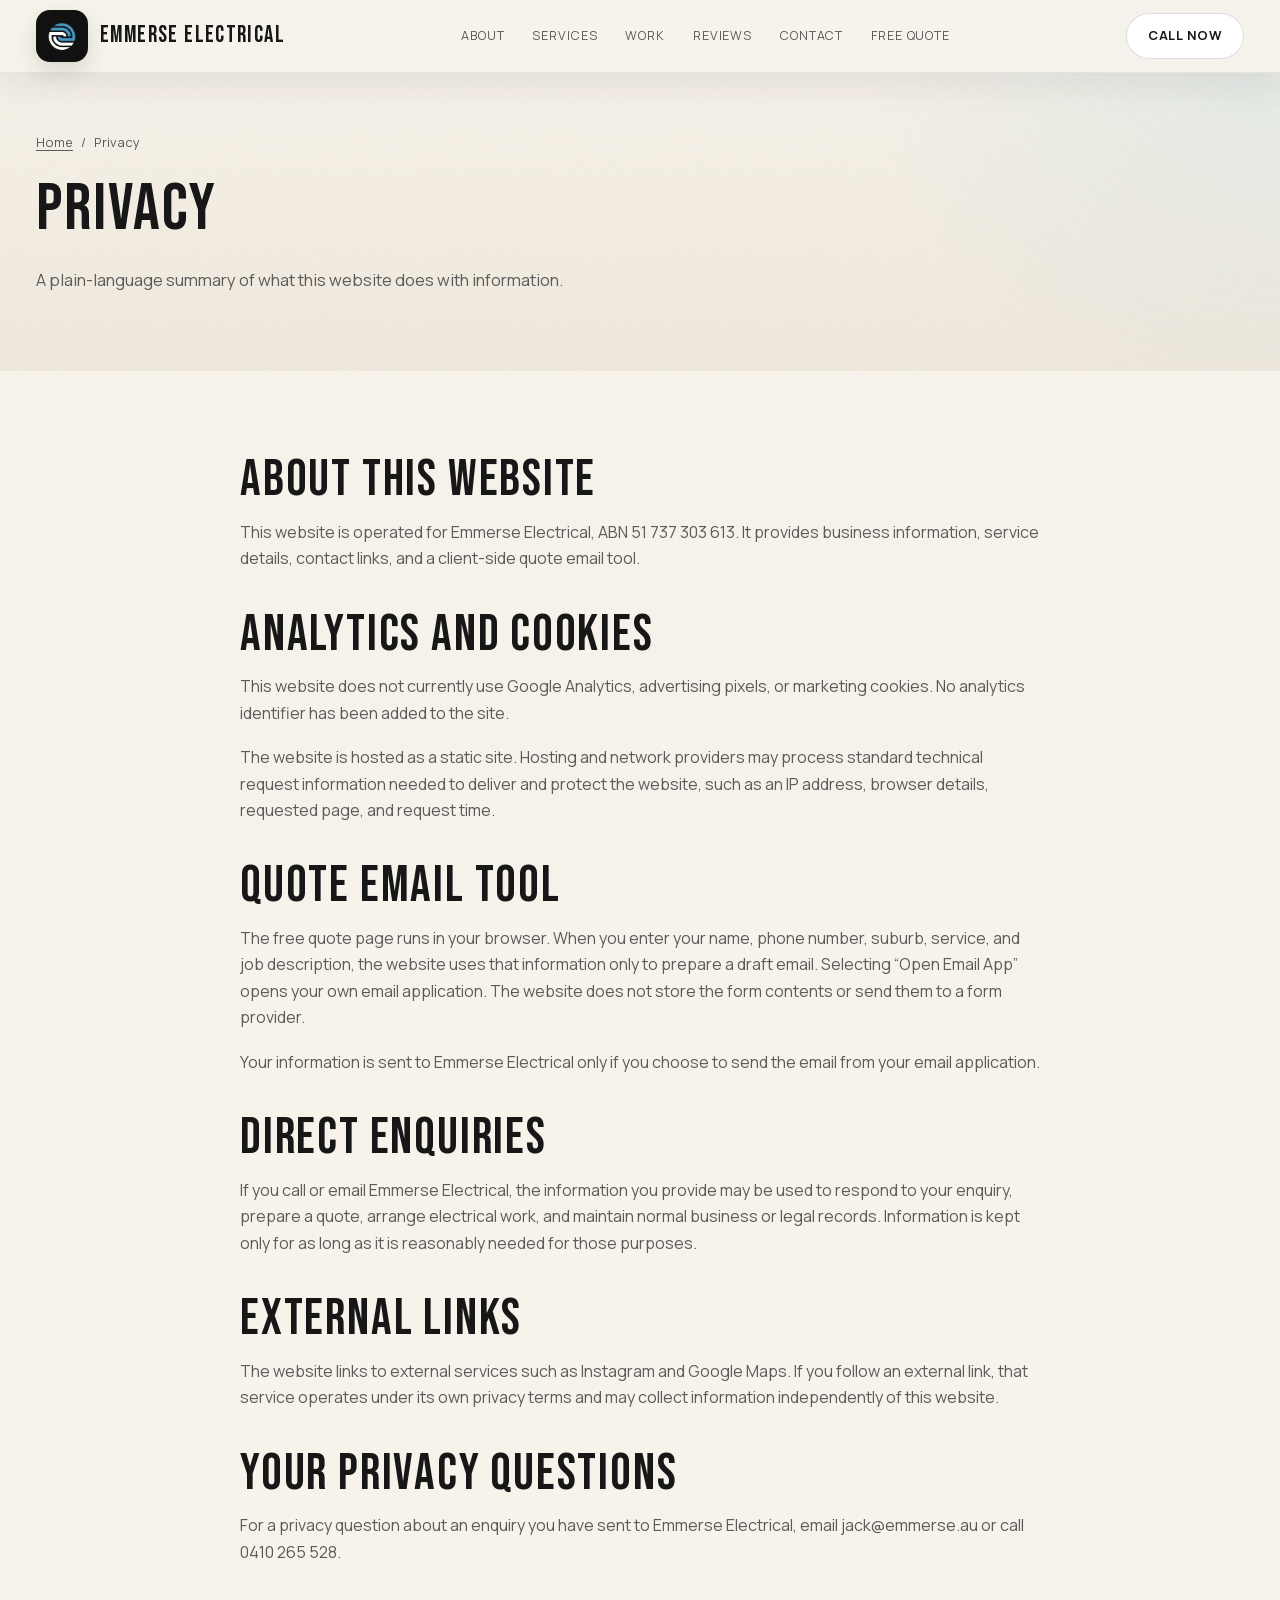
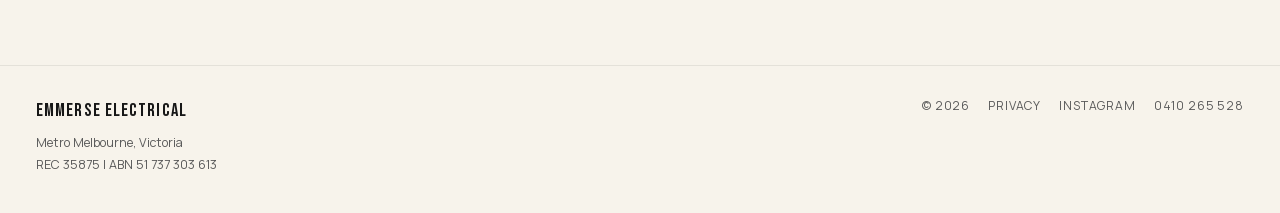
<file: privacy/index.html>
<!DOCTYPE html>
<html lang="en-AU">
<head>
  <meta charset="UTF-8" />
  <meta name="viewport" content="width=device-width, initial-scale=1.0" />
  <title>Privacy | Emmerse Electrical</title>
  <meta name="description" content="How Emmerse Electrical handles website visits, quote emails and direct enquiries. The site does not currently use analytics or advertising cookies." />
  <meta name="theme-color" content="#f7f3eb" />
  <link rel="canonical" href="https://emmerse.au/privacy/" />
  <link rel="icon" type="image/png" sizes="48x48" href="/favicon-48.png" />
  <link rel="apple-touch-icon" sizes="180x180" href="/apple-touch-icon.png" />
  <link rel="preload" href="/assets/fonts/bebas-neue-latin.woff2" as="font" type="font/woff2" crossorigin />
  <link rel="preload" href="/assets/fonts/manrope-latin.woff2" as="font" type="font/woff2" crossorigin />
  <link rel="stylesheet" href="/assets/css/site.css?v=20260911" />
  <meta property="og:title" content="Privacy | Emmerse Electrical" />
  <meta property="og:description" content="How Emmerse Electrical handles website visits and enquiries." />
  <meta property="og:type" content="website" />
  <meta property="og:url" content="https://emmerse.au/privacy/" />
  <meta property="og:image" content="https://emmerse.au/assets/images/emmerse-social-share.jpg" />
  <meta property="og:image:width" content="1200" />
  <meta property="og:image:height" content="630" />
  <meta property="og:image:alt" content="Commercial office lighting by Emmerse Electrical" />
  <meta property="og:site_name" content="Emmerse Electrical" />
  <meta property="og:locale" content="en_AU" />
  <meta name="twitter:card" content="summary_large_image" />
  <meta name="twitter:title" content="Privacy | Emmerse Electrical" />
  <meta name="twitter:description" content="How Emmerse Electrical handles website visits and enquiries." />
  <meta name="twitter:image" content="https://emmerse.au/assets/images/emmerse-social-share.jpg" />
  <script type="application/ld+json">
  {
    "@context": "https://schema.org",
    "@type": "WebPage",
    "@id": "https://emmerse.au/privacy/#webpage",
    "url": "https://emmerse.au/privacy/",
    "name": "Privacy | Emmerse Electrical",
    "isPartOf": { "@id": "https://emmerse.au/#website" },
    "inLanguage": "en-AU"
  }
  </script>
</head>
<body class="privacy-page">
  <a class="skip-link" href="#main-content">Skip to main content</a>
  <header class="nav"><div class="wrap nav-inner">
    <a href="/" class="logo" aria-label="Emmerse Electrical home"><span class="logo-mark"><img src="/assets/images/emmerse-logo.png" alt="" width="34" height="34" /></span><span class="logo-text">EMMERSE ELECTRICAL</span></a>
    <nav class="nav-links" id="mainNav" aria-label="Main navigation"><a href="/#about">About</a><a href="/#services">Services</a><a href="/#work">Work</a><a href="/#reviews">Reviews</a><a href="/#contact">Contact</a><a href="/quote/">Free Quote</a></nav>
    <a class="nav-cta" href="tel:0410265528">Call Now</a>
    <button class="mob-toggle" id="mobToggle" type="button" aria-label="Open navigation" aria-expanded="false" aria-controls="mainNav"><span></span><span></span><span></span></button>
  </div></header>

  <main id="main-content">
    <span id="top"></span>
    <section class="page-hero"><div class="wrap">
      <nav class="breadcrumb" aria-label="Breadcrumb"><a href="/">Home</a><span aria-hidden="true">/</span><span>Privacy</span></nav>
      <h1>Privacy</h1>
      <p class="hero-copy">A plain-language summary of what this website does with information.</p>
    </div></section>

    <section class="section"><div class="wrap prose">
      <h2>About this website</h2>
      <p>This website is operated for Emmerse Electrical, ABN 51 737 303 613. It provides business information, service details, contact links, and a client-side quote email tool.</p>

      <h2>Analytics and cookies</h2>
      <p>This website does not currently use Google Analytics, advertising pixels, or marketing cookies. No analytics identifier has been added to the site.</p>
      <p>The website is hosted as a static site. Hosting and network providers may process standard technical request information needed to deliver and protect the website, such as an IP address, browser details, requested page, and request time.</p>

      <h2>Quote email tool</h2>
      <p>The free quote page runs in your browser. When you enter your name, phone number, suburb, service, and job description, the website uses that information only to prepare a draft email. Selecting “Open Email App” opens your own email application. The website does not store the form contents or send them to a form provider.</p>
      <p>Your information is sent to Emmerse Electrical only if you choose to send the email from your email application.</p>

      <h2>Direct enquiries</h2>
      <p>If you call or email Emmerse Electrical, the information you provide may be used to respond to your enquiry, prepare a quote, arrange electrical work, and maintain normal business or legal records. Information is kept only for as long as it is reasonably needed for those purposes.</p>

      <h2>External links</h2>
      <p>The website links to external services such as Instagram and Google Maps. If you follow an external link, that service operates under its own privacy terms and may collect information independently of this website.</p>

      <h2>Your privacy questions</h2>
      <p>For a privacy question about an enquiry you have sent to Emmerse Electrical, email <a href="mailto:jack@emmerse.au">jack@emmerse.au</a> or call <a href="tel:0410265528">0410 265 528</a>.</p>
    </div></section>
  </main>

  <footer class="footer"><div class="wrap footer-inner"><div><p class="footer-brand">EMMERSE ELECTRICAL</p><p class="footer-business">Metro Melbourne, Victoria<br />REC 35875 | ABN 51 737 303 613</p></div><div class="footer-links"><span>© <span id="year"></span></span><a href="/privacy/" aria-current="page">Privacy</a><a href="https://www.instagram.com/emmerse.electrical/" target="_blank" rel="noopener noreferrer">Instagram</a><a href="tel:0410265528">0410 265 528</a></div></div></footer>
  <nav class="mobile-cta" aria-label="Quick contact"><a class="mobile-cta-call" href="tel:0410265528">Call Now</a><a class="mobile-cta-quote" href="/quote/">Free Quote</a></nav>
  <script src="/assets/js/site.js?v=20260911" defer></script>
</body>
</html>
</file>
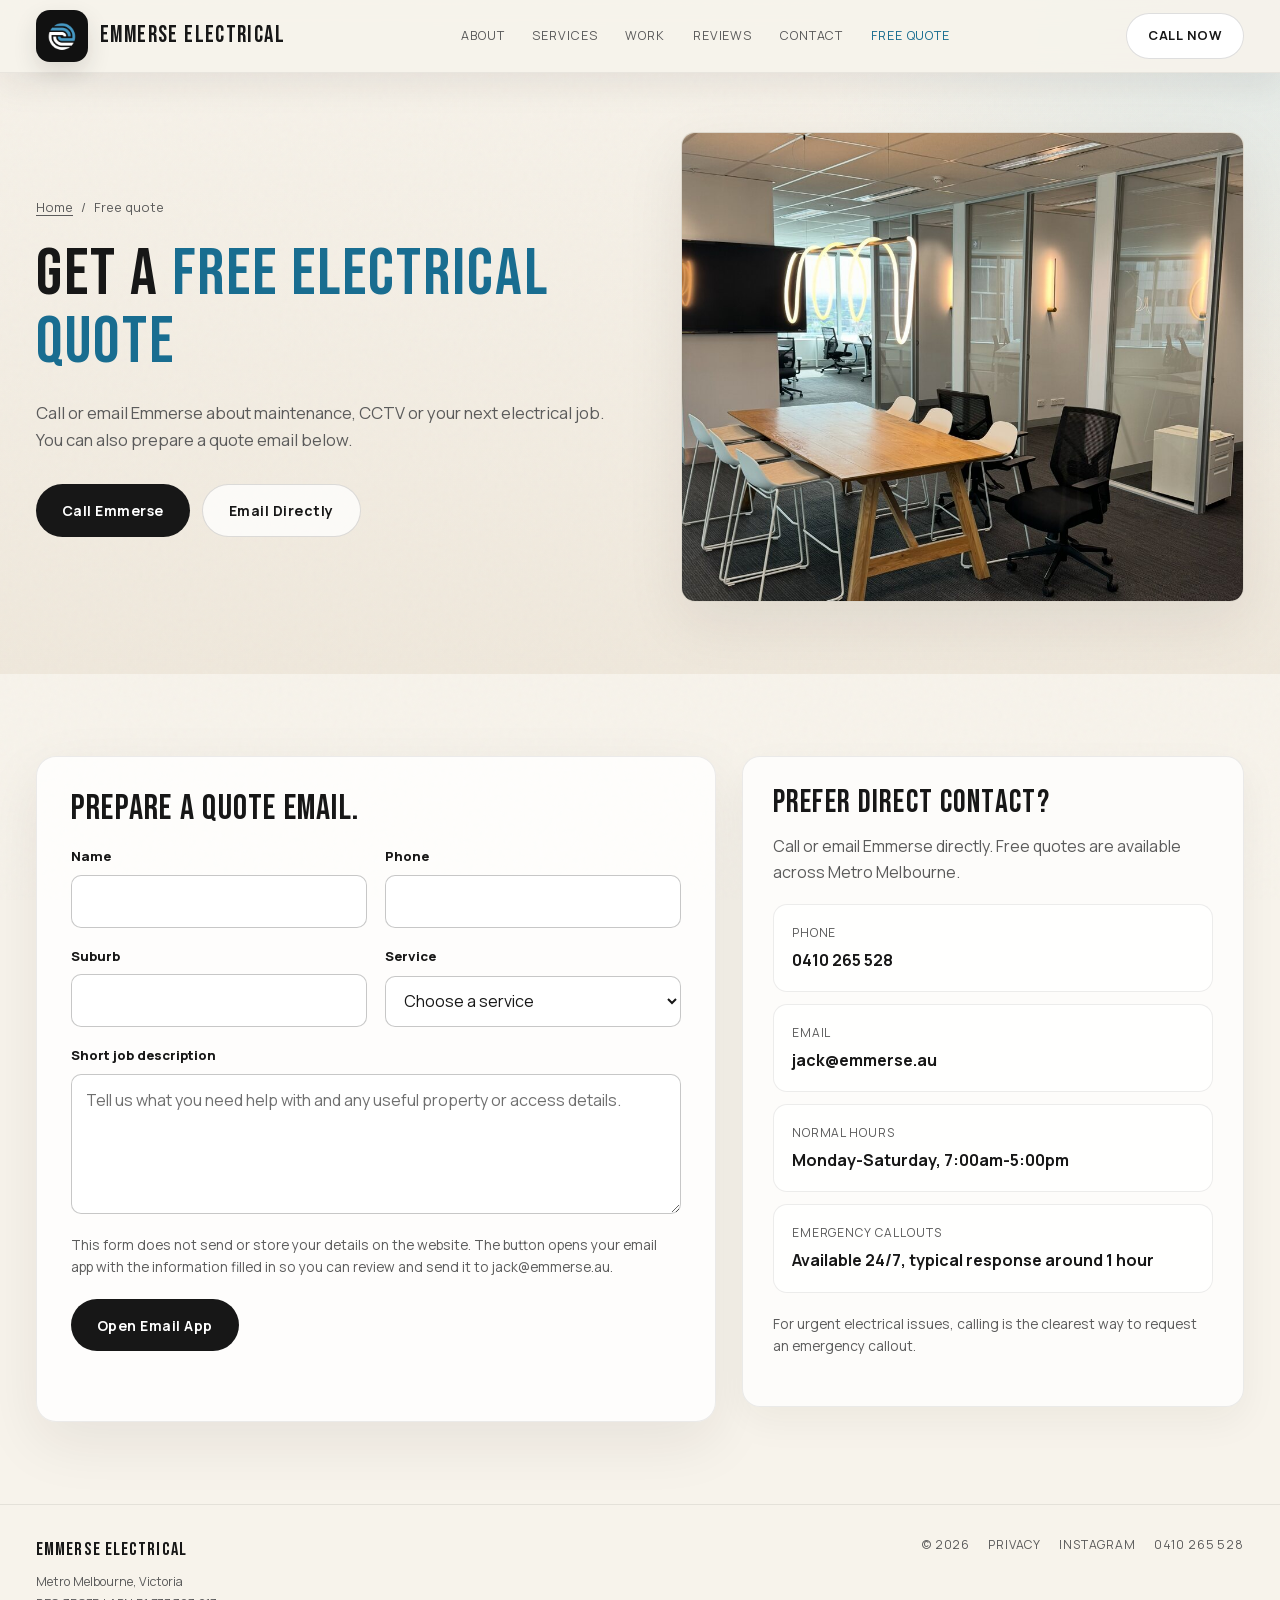
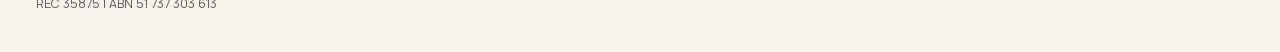
<file: quote/index.html>
<!DOCTYPE html>
<html lang="en-AU">
<head>
  <meta charset="UTF-8" />
  <meta name="viewport" content="width=device-width, initial-scale=1.0" />
  <title>Get a Free Electrical Quote | Emmerse Electrical</title>
  <meta name="description" content="Prepare a free electrical quote request for Emmerse Electrical in Metro Melbourne. Your email app opens with your job details ready to send." />
  <meta name="theme-color" content="#f7f3eb" />
  <link rel="canonical" href="https://emmerse.au/quote/" />
  <link rel="icon" type="image/png" sizes="48x48" href="/favicon-48.png" />
  <link rel="apple-touch-icon" sizes="180x180" href="/apple-touch-icon.png" />
  <link rel="preload" href="/assets/fonts/bebas-neue-latin.woff2" as="font" type="font/woff2" crossorigin />
  <link rel="preload" href="/assets/fonts/manrope-latin.woff2" as="font" type="font/woff2" crossorigin />
  <link rel="preload" href="/assets/images/office-lighting.jpg" as="image" type="image/jpeg" imagesrcset="/assets/images/office-lighting-small.jpg 486w, /assets/images/office-lighting.jpg 972w" imagesizes="(max-width: 700px) calc(100vw - 40px), (max-width: 1020px) calc(100vw - 44px), 48vw" fetchpriority="high" />
  <link rel="stylesheet" href="/assets/css/site.css?v=20260911" />
  <meta property="og:title" content="Get a Free Electrical Quote | Emmerse Electrical" />
  <meta property="og:description" content="Prepare a quote request for electrical work across Metro Melbourne, then send it from your own email app." />
  <meta property="og:type" content="website" />
  <meta property="og:url" content="https://emmerse.au/quote/" />
  <meta property="og:image" content="https://emmerse.au/assets/images/emmerse-social-share.jpg" />
  <meta property="og:image:width" content="1200" />
  <meta property="og:image:height" content="630" />
  <meta property="og:image:alt" content="Commercial office lighting by Emmerse Electrical" />
  <meta property="og:site_name" content="Emmerse Electrical" />
  <meta property="og:locale" content="en_AU" />
  <meta name="twitter:card" content="summary_large_image" />
  <meta name="twitter:title" content="Get a Free Electrical Quote | Emmerse Electrical" />
  <meta name="twitter:description" content="Prepare a free quote request for electrical work in Metro Melbourne." />
  <meta name="twitter:image" content="https://emmerse.au/assets/images/emmerse-social-share.jpg" />
  <script type="application/ld+json">
  {
    "@context": "https://schema.org",
    "@graph": [
      {
        "@type": "Organization",
        "@id": "https://emmerse.au/#organization",
        "name": "Emmerse Electrical",
        "url": "https://emmerse.au/",
        "telephone": "+61 410 265 528",
        "email": "jack@emmerse.au",
        "areaServed": "Metro Melbourne"
      },
      {
        "@type": "ContactPage",
        "@id": "https://emmerse.au/quote/#webpage",
        "url": "https://emmerse.au/quote/",
        "name": "Get a Free Electrical Quote | Emmerse Electrical",
        "about": { "@id": "https://emmerse.au/#organization" },
        "inLanguage": "en-AU"
      }
    ]
  }
  </script>
</head>
<body>
  <a class="skip-link" href="#main-content">Skip to main content</a>
  <header class="nav"><div class="wrap nav-inner">
    <a href="/" class="logo" aria-label="Emmerse Electrical home"><span class="logo-mark"><img src="/assets/images/emmerse-logo.png" alt="" width="34" height="34" /></span><span class="logo-text">EMMERSE ELECTRICAL</span></a>
    <nav class="nav-links" id="mainNav" aria-label="Main navigation"><a href="/#about">About</a><a href="/#services">Services</a><a href="/#work">Work</a><a href="/#reviews">Reviews</a><a href="/#contact">Contact</a><a href="/quote/" aria-current="page">Free Quote</a></nav>
    <a class="nav-cta" href="tel:0410265528">Call Now</a>
    <button class="mob-toggle" id="mobToggle" type="button" aria-label="Open navigation" aria-expanded="false" aria-controls="mainNav"><span></span><span></span><span></span></button>
  </div></header>

  <main id="main-content">
    <span id="top"></span>
    <section class="page-hero"><div class="wrap hero-grid">
      <div>
        <nav class="breadcrumb" aria-label="Breadcrumb"><a href="/">Home</a><span aria-hidden="true">/</span><span>Free quote</span></nav>
        <h1>Get a <em>Free Electrical Quote</em></h1>
        <p class="hero-copy">Call or email Emmerse about maintenance, CCTV or your next electrical job. You can also prepare a quote email below.</p>
        <div class="actions"><a class="btn btn-primary" href="tel:0410265528">Call Emmerse</a><a class="btn btn-ghost" href="mailto:jack@emmerse.au?subject=Free%20quote%20request">Email Directly</a></div>
      </div>
      <figure class="hero-image"><img src="/assets/images/office-lighting.jpg" alt="Lighting in a commercial office meeting space" width="972" height="1600" fetchpriority="high" decoding="async" srcset="/assets/images/office-lighting-small.jpg 486w, /assets/images/office-lighting.jpg 972w" sizes="(max-width: 700px) calc(100vw - 40px), (max-width: 1020px) calc(100vw - 44px), 48vw" /></figure>
    </div></section>

    <section class="section"><div class="wrap quote-layout">
      <form class="quote-form" id="quoteForm" novalidate>
        <h2>Prepare a quote email.</h2>
        <noscript><p class="form-note">Please call or <a href="mailto:jack@emmerse.au">email Emmerse</a> directly. This email preparation tool needs JavaScript.</p></noscript>
        <div class="form-grid">
          <div class="field"><label for="name">Name</label><input id="name" name="name" type="text" autocomplete="name" required /></div>
          <div class="field"><label for="phone">Phone</label><input id="phone" name="phone" type="tel" autocomplete="tel" inputmode="tel" required /></div>
          <div class="field"><label for="suburb">Suburb</label><input id="suburb" name="suburb" type="text" autocomplete="address-level2" required /></div>
          <div class="field"><label for="service">Service</label><select id="service" name="service" required><option value="">Choose a service</option><option value="Electrical maintenance">Commercial maintenance and service work</option><option value="CCTV and security">CCTV and security</option><option value="EV charger installation">EV charger installation</option><option value="Data">Data</option><option value="Smart home programming">Smart home programming</option><option value="New build electrical work">New builds</option><option value="Emergency electrical callout">Emergency electrical callout</option><option value="Other electrical work">Other electrical work</option></select></div>
          <div class="field field-full"><label for="description">Short job description</label><textarea id="description" name="description" maxlength="1000" required placeholder="Tell us what you need help with and any useful property or access details."></textarea></div>
        </div>
        <p class="form-note">This form does not send or store your details on the website. The button opens your email app with the information filled in so you can review and send it to jack@emmerse.au.</p>
        <button class="btn btn-primary" type="submit" disabled>Open Email App</button>
        <p class="form-status" id="formStatus" role="status" aria-live="polite"></p>
        <a id="emailDraftLink" class="draft-link" hidden>Open the prepared email again</a>
      </form>

      <aside class="info-panel">
        <h2>Prefer direct contact?</h2>
        <p>Call or email Emmerse directly. Free quotes are available across Metro Melbourne.</p>
        <div class="direct-links">
          <a class="direct-link" href="tel:0410265528"><span>Phone</span><strong>0410 265 528</strong></a>
          <a class="direct-link" href="mailto:jack@emmerse.au?subject=Free%20quote%20request"><span>Email</span><strong>jack@emmerse.au</strong></a>
          <div class="direct-link"><span>Normal hours</span><strong>Monday-Saturday, 7:00am-5:00pm</strong></div>
          <div class="direct-link"><span>Emergency callouts</span><strong>Available 24/7, typical response around 1 hour</strong></div>
        </div>
        <p class="form-note">For urgent electrical issues, calling is the clearest way to request an emergency callout.</p>
      </aside>
    </div></section>
  </main>

  <footer class="footer"><div class="wrap footer-inner"><div><p class="footer-brand">EMMERSE ELECTRICAL</p><p class="footer-business">Metro Melbourne, Victoria<br />REC 35875 | ABN 51 737 303 613</p></div><div class="footer-links"><span>© <span id="year"></span></span><a href="/privacy/">Privacy</a><a href="https://www.instagram.com/emmerse.electrical/" target="_blank" rel="noopener noreferrer">Instagram</a><a href="tel:0410265528">0410 265 528</a></div></div></footer>
  <nav class="mobile-cta" aria-label="Quick contact"><a class="mobile-cta-call" href="tel:0410265528">Call Now</a><a class="mobile-cta-quote" href="mailto:jack@emmerse.au?subject=Free%20quote%20request">Email Emmerse</a></nav>
  <script src="/assets/js/site.js?v=20260911" defer></script>
  <script src="/assets/js/quote.js?v=20260911" defer></script>
</body>
</html>
</file>
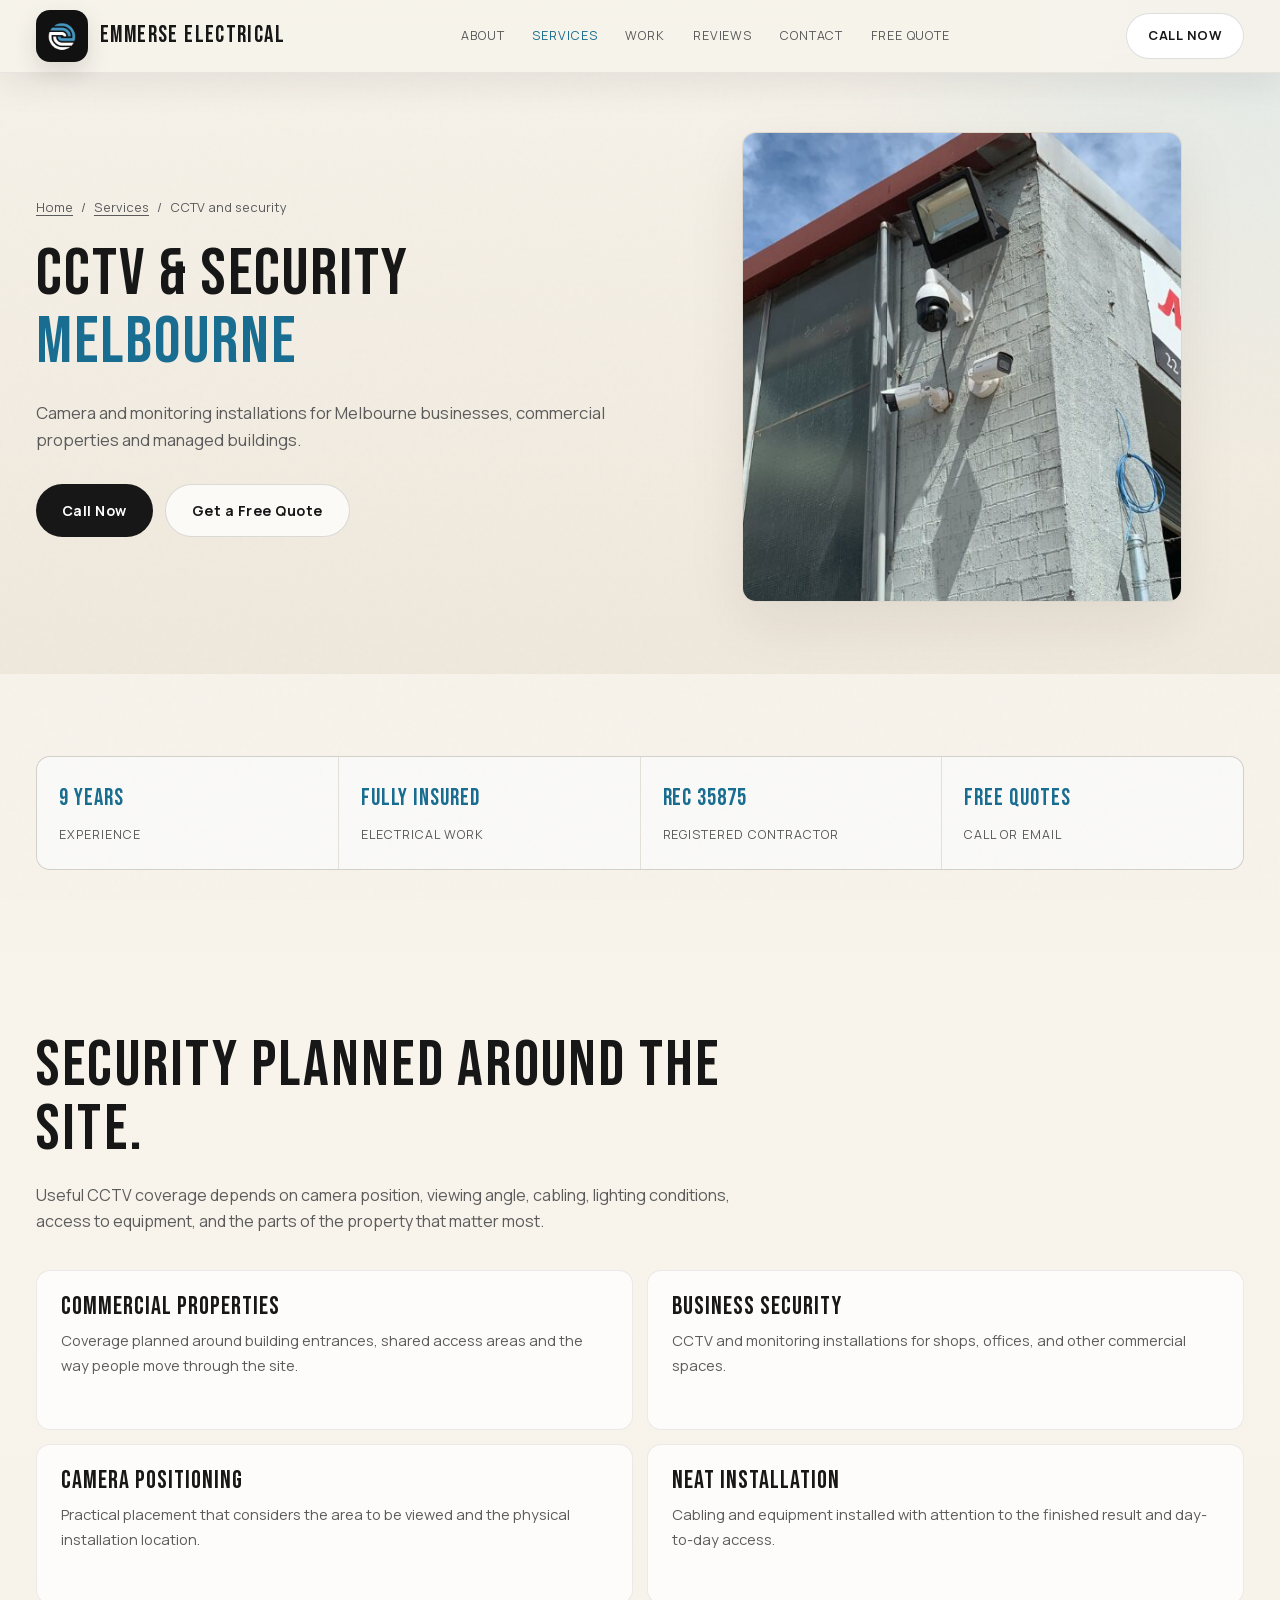
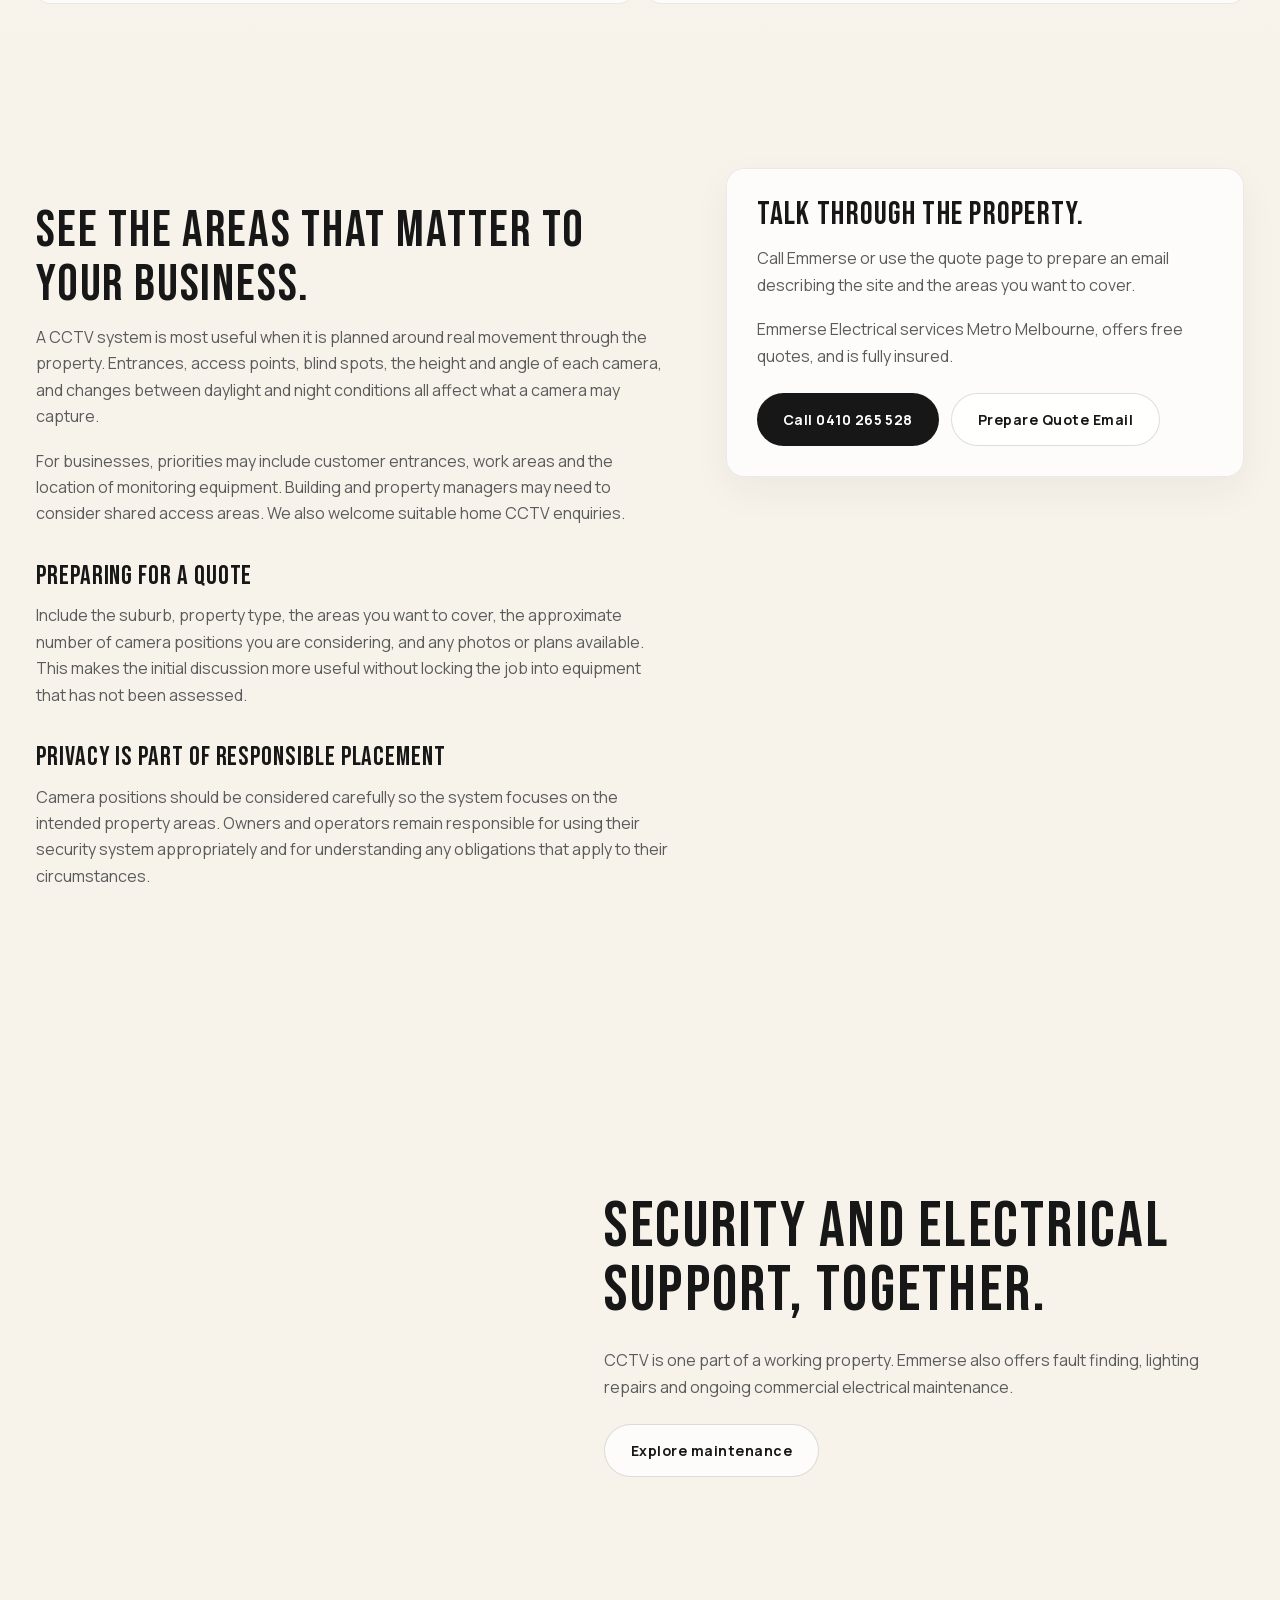
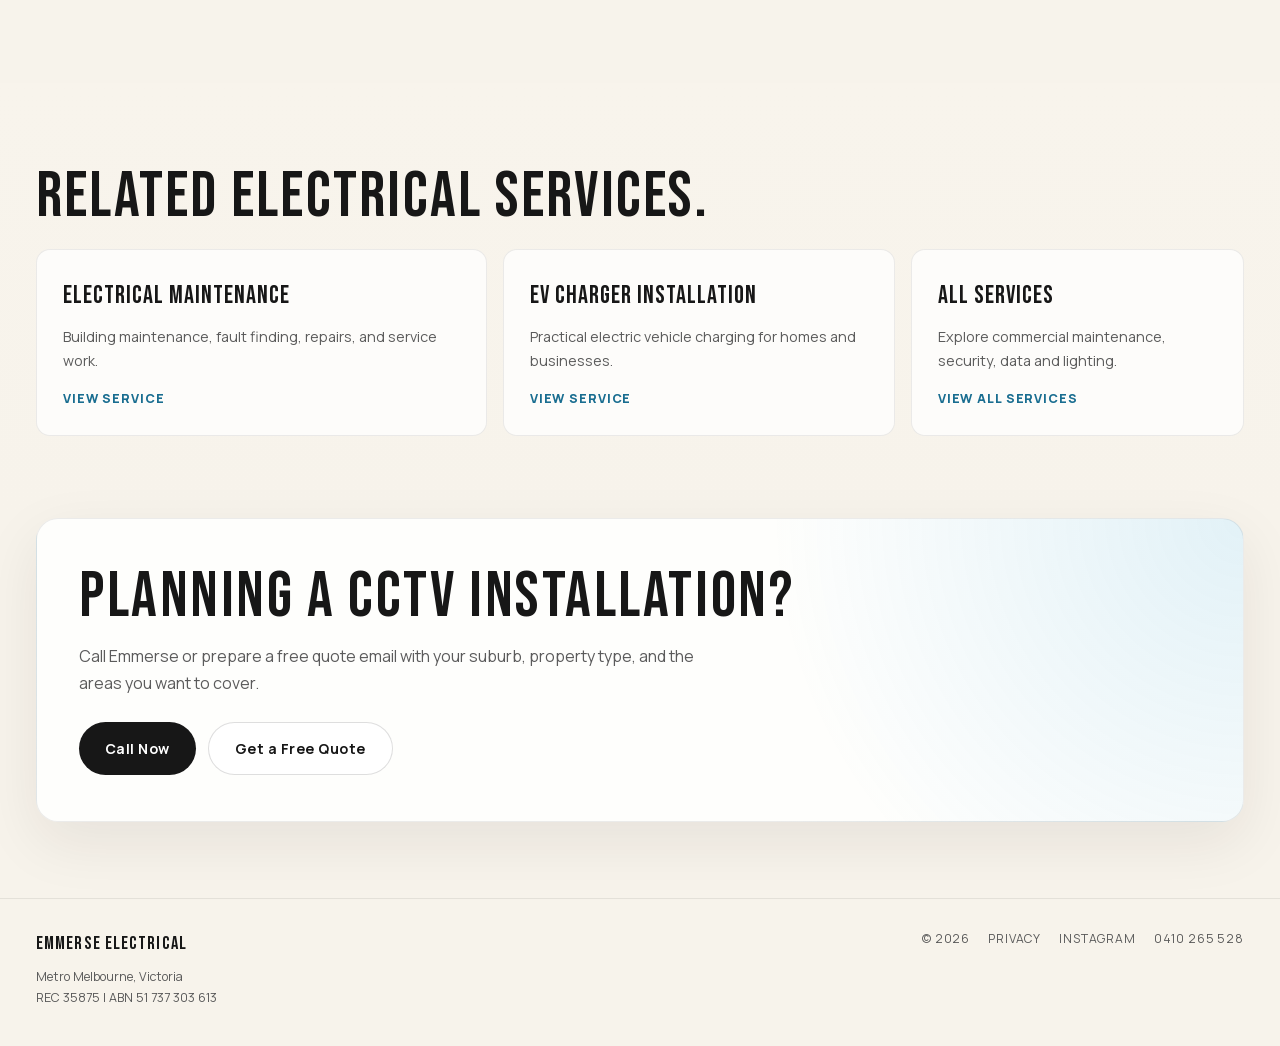
<file: services/cctv-security/index.html>
<!DOCTYPE html>
<html lang="en-AU">
<head>
  <meta charset="UTF-8" />
  <meta name="viewport" content="width=device-width, initial-scale=1.0" />
  <title>CCTV &amp; Security Melbourne | Emmerse Electrical</title>
  <meta name="description" content="CCTV and security camera installation for Melbourne businesses and commercial properties. Practical coverage planning, neat cabling and free quotes." />
  <meta name="theme-color" content="#f7f3eb" />
  <link rel="canonical" href="https://emmerse.au/services/cctv-security/" />
  <link rel="icon" type="image/png" sizes="48x48" href="/favicon-48.png" />
  <link rel="apple-touch-icon" sizes="180x180" href="/apple-touch-icon.png" />
  <link rel="preload" href="/assets/fonts/bebas-neue-latin.woff2" as="font" type="font/woff2" crossorigin />
  <link rel="preload" href="/assets/fonts/manrope-latin.woff2" as="font" type="font/woff2" crossorigin />
  <link rel="preload" href="/assets/images/cctv-camera-installation.jpg" as="image" type="image/jpeg" fetchpriority="high" />
  <link rel="stylesheet" href="/assets/css/site.css?v=20260911" />
  <meta property="og:title" content="CCTV &amp; Security Melbourne | Emmerse Electrical" />
  <meta property="og:description" content="CCTV, security cameras and monitoring installations for Melbourne businesses and commercial properties." />
  <meta property="og:type" content="website" />
  <meta property="og:url" content="https://emmerse.au/services/cctv-security/" />
  <meta property="og:image" content="https://emmerse.au/assets/images/emmerse-social-share.jpg" />
  <meta property="og:image:width" content="1200" />
  <meta property="og:image:height" content="630" />
  <meta property="og:image:alt" content="Commercial office lighting by Emmerse Electrical" />
  <meta property="og:site_name" content="Emmerse Electrical" />
  <meta property="og:locale" content="en_AU" />
  <meta name="twitter:card" content="summary_large_image" />
  <meta name="twitter:title" content="CCTV &amp; Security Melbourne | Emmerse Electrical" />
  <meta name="twitter:description" content="Security camera installation for businesses and commercial properties across Metro Melbourne." />
  <meta name="twitter:image" content="https://emmerse.au/assets/images/emmerse-social-share.jpg" />
  <script type="application/ld+json">
  {
    "@context": "https://schema.org",
    "@graph": [
      {
        "@type": "Organization",
        "@id": "https://emmerse.au/#organization",
        "name": "Emmerse Electrical",
        "url": "https://emmerse.au/",
        "telephone": "+61 410 265 528",
        "email": "jack@emmerse.au",
        "areaServed": "Metro Melbourne"
      },
      {
        "@type": "Service",
        "@id": "https://emmerse.au/services/cctv-security/#service",
        "name": "CCTV and Security Installation Melbourne",
        "serviceType": "CCTV, security camera, and monitoring installation",
        "url": "https://emmerse.au/services/cctv-security/",
        "provider": { "@id": "https://emmerse.au/#organization" },
        "areaServed": { "@type": "AdministrativeArea", "name": "Metro Melbourne, Victoria" }
      },
      {
        "@type": "WebPage",
        "@id": "https://emmerse.au/services/cctv-security/#webpage",
        "url": "https://emmerse.au/services/cctv-security/",
        "name": "CCTV & Security Melbourne | Emmerse Electrical",
        "about": { "@id": "https://emmerse.au/services/cctv-security/#service" },
        "inLanguage": "en-AU"
      },
      {
        "@type": "BreadcrumbList",
        "itemListElement": [
          { "@type": "ListItem", "position": 1, "name": "Home", "item": "https://emmerse.au/" },
          { "@type": "ListItem", "position": 2, "name": "Services", "item": "https://emmerse.au/#services" },
          { "@type": "ListItem", "position": 3, "name": "CCTV and Security", "item": "https://emmerse.au/services/cctv-security/" }
        ]
      }
    ]
  }
  </script>
</head>
<body>
  <a class="skip-link" href="#main-content">Skip to main content</a>
  <header class="nav"><div class="wrap nav-inner">
    <a href="/" class="logo" aria-label="Emmerse Electrical home"><span class="logo-mark"><img src="/assets/images/emmerse-logo.png" alt="" width="34" height="34" /></span><span class="logo-text">EMMERSE ELECTRICAL</span></a>
    <nav class="nav-links" id="mainNav" aria-label="Main navigation"><a href="/#about">About</a><a href="/#services" aria-current="page">Services</a><a href="/#work">Work</a><a href="/#reviews">Reviews</a><a href="/#contact">Contact</a><a href="/quote/">Free Quote</a></nav>
    <a class="nav-cta" href="tel:0410265528">Call Now</a>
    <button class="mob-toggle" id="mobToggle" type="button" aria-label="Open navigation" aria-expanded="false" aria-controls="mainNav"><span></span><span></span><span></span></button>
  </div></header>

  <main id="main-content">
    <span id="top"></span>
    <section class="page-hero"><div class="wrap hero-grid">
      <div>
        <nav class="breadcrumb" aria-label="Breadcrumb"><a href="/">Home</a><span aria-hidden="true">/</span><a href="/#services">Services</a><span aria-hidden="true">/</span><span>CCTV and security</span></nav>
        <h1>CCTV &amp; Security <em>Melbourne</em></h1>
        <p class="hero-copy">Camera and monitoring installations for Melbourne businesses, commercial properties and managed buildings.</p>
        <div class="actions"><a class="btn btn-primary" href="tel:0410265528">Call Now</a><a class="btn btn-ghost" href="/quote/?service=CCTV%20and%20security">Get a Free Quote</a></div>
      </div>
      <figure class="hero-image cctv-hero"><img src="/assets/images/cctv-camera-installation.jpg" alt="Outdoor CCTV and security camera installation" width="487" height="654" fetchpriority="high" decoding="async" /></figure>
    </div></section>

    <section class="section" aria-label="Business credentials"><div class="wrap trust-row">
      <div class="trust-item"><strong>9 Years</strong><span>Experience</span></div><div class="trust-item"><strong>Fully Insured</strong><span>Electrical work</span></div><div class="trust-item"><strong>REC 35875</strong><span>Registered contractor</span></div><div class="trust-item"><strong>Free Quotes</strong><span>Call or email</span></div>
    </div></section>

    <section class="section section-alt"><div class="wrap">
      <h2>Security planned around the site.</h2>
      <p class="section-intro">Useful CCTV coverage depends on camera position, viewing angle, cabling, lighting conditions, access to equipment, and the parts of the property that matter most.</p>
      <div class="service-list">
        <article class="service-point"><h3>Commercial Properties</h3><p>Coverage planned around building entrances, shared access areas and the way people move through the site.</p></article>
        <article class="service-point"><h3>Business Security</h3><p>CCTV and monitoring installations for shops, offices, and other commercial spaces.</p></article>
        <article class="service-point"><h3>Camera Positioning</h3><p>Practical placement that considers the area to be viewed and the physical installation location.</p></article>
        <article class="service-point"><h3>Neat Installation</h3><p>Cabling and equipment installed with attention to the finished result and day-to-day access.</p></article>
      </div>
    </div></section>

    <section class="section"><div class="wrap content-grid">
      <div class="prose">
        <h2>See the areas that matter to your business.</h2>
        <p>A CCTV system is most useful when it is planned around real movement through the property. Entrances, access points, blind spots, the height and angle of each camera, and changes between daylight and night conditions all affect what a camera may capture.</p>
        <p>For businesses, priorities may include customer entrances, work areas and the location of monitoring equipment. Building and property managers may need to consider shared access areas. We also welcome suitable home CCTV enquiries.</p>
        <h3>Preparing for a quote</h3>
        <p>Include the suburb, property type, the areas you want to cover, the approximate number of camera positions you are considering, and any photos or plans available. This makes the initial discussion more useful without locking the job into equipment that has not been assessed.</p>
        <h3>Privacy is part of responsible placement</h3>
        <p>Camera positions should be considered carefully so the system focuses on the intended property areas. Owners and operators remain responsible for using their security system appropriately and for understanding any obligations that apply to their circumstances.</p>
      </div>
      <aside class="info-panel">
        <h2>Talk through the property.</h2>
        <p>Call Emmerse or use the quote page to prepare an email describing the site and the areas you want to cover.</p>
        <p>Emmerse Electrical services Metro Melbourne, offers free quotes, and is fully insured.</p>
        <div class="actions"><a class="btn btn-primary" href="tel:0410265528">Call 0410 265 528</a><a class="btn btn-ghost" href="/quote/?service=CCTV%20and%20security">Prepare Quote Email</a></div>
      </aside>
    </div></section>

    <section class="section"><div class="wrap security-support"><figure><img src="/assets/images/commercial-electrical-work.jpg" alt="Exterior electrical equipment and cabling at commercial premises" width="1200" height="1600" loading="lazy" decoding="async" srcset="/assets/images/commercial-electrical-work-small.jpg 600w, /assets/images/commercial-electrical-work.jpg 1200w" sizes="(max-width: 700px) calc(100vw - 40px), (max-width: 1020px) calc(100vw - 44px), 48vw" /></figure><div><h2>Security and electrical support, together.</h2><p>CCTV is one part of a working property. Emmerse also offers fault finding, lighting repairs and ongoing commercial electrical maintenance.</p><a class="btn btn-ghost" href="/services/electrical-maintenance/">Explore maintenance</a></div></div></section>
    <section class="section section-alt"><div class="wrap"><h2>Related electrical services.</h2><div class="related-grid">
      <a class="related-card" href="/services/electrical-maintenance/"><h3>Electrical Maintenance</h3><p>Building maintenance, fault finding, repairs, and service work.</p><span>View service</span></a>
      <a class="related-card" href="/services/ev-chargers/"><h3>EV Charger Installation</h3><p>Practical electric vehicle charging for homes and businesses.</p><span>View service</span></a>
      <a class="related-card" href="/#services"><h3>All Services</h3><p>Explore commercial maintenance, security, data and lighting.</p><span>View all services</span></a>
    </div></div></section>

    <section class="cta"><div class="wrap"><div class="cta-box"><h2>Planning a CCTV installation?</h2><p>Call Emmerse or prepare a free quote email with your suburb, property type, and the areas you want to cover.</p><div class="actions"><a class="btn btn-primary" href="tel:0410265528">Call Now</a><a class="btn btn-ghost" href="/quote/?service=CCTV%20and%20security">Get a Free Quote</a></div></div></div></section>
  </main>

  <footer class="footer"><div class="wrap footer-inner"><div><p class="footer-brand">EMMERSE ELECTRICAL</p><p class="footer-business">Metro Melbourne, Victoria<br />REC 35875 | ABN 51 737 303 613</p></div><div class="footer-links"><span>© <span id="year"></span></span><a href="/privacy/">Privacy</a><a href="https://www.instagram.com/emmerse.electrical/" target="_blank" rel="noopener noreferrer">Instagram</a><a href="tel:0410265528">0410 265 528</a></div></div></footer>
  <nav class="mobile-cta" aria-label="Quick contact"><a class="mobile-cta-call" href="tel:0410265528">Call Now</a><a class="mobile-cta-quote" href="/quote/?service=CCTV%20and%20security">Free Quote</a></nav>
  <script src="/assets/js/site.js?v=20260911" defer></script>
</body>
</html>
</file>
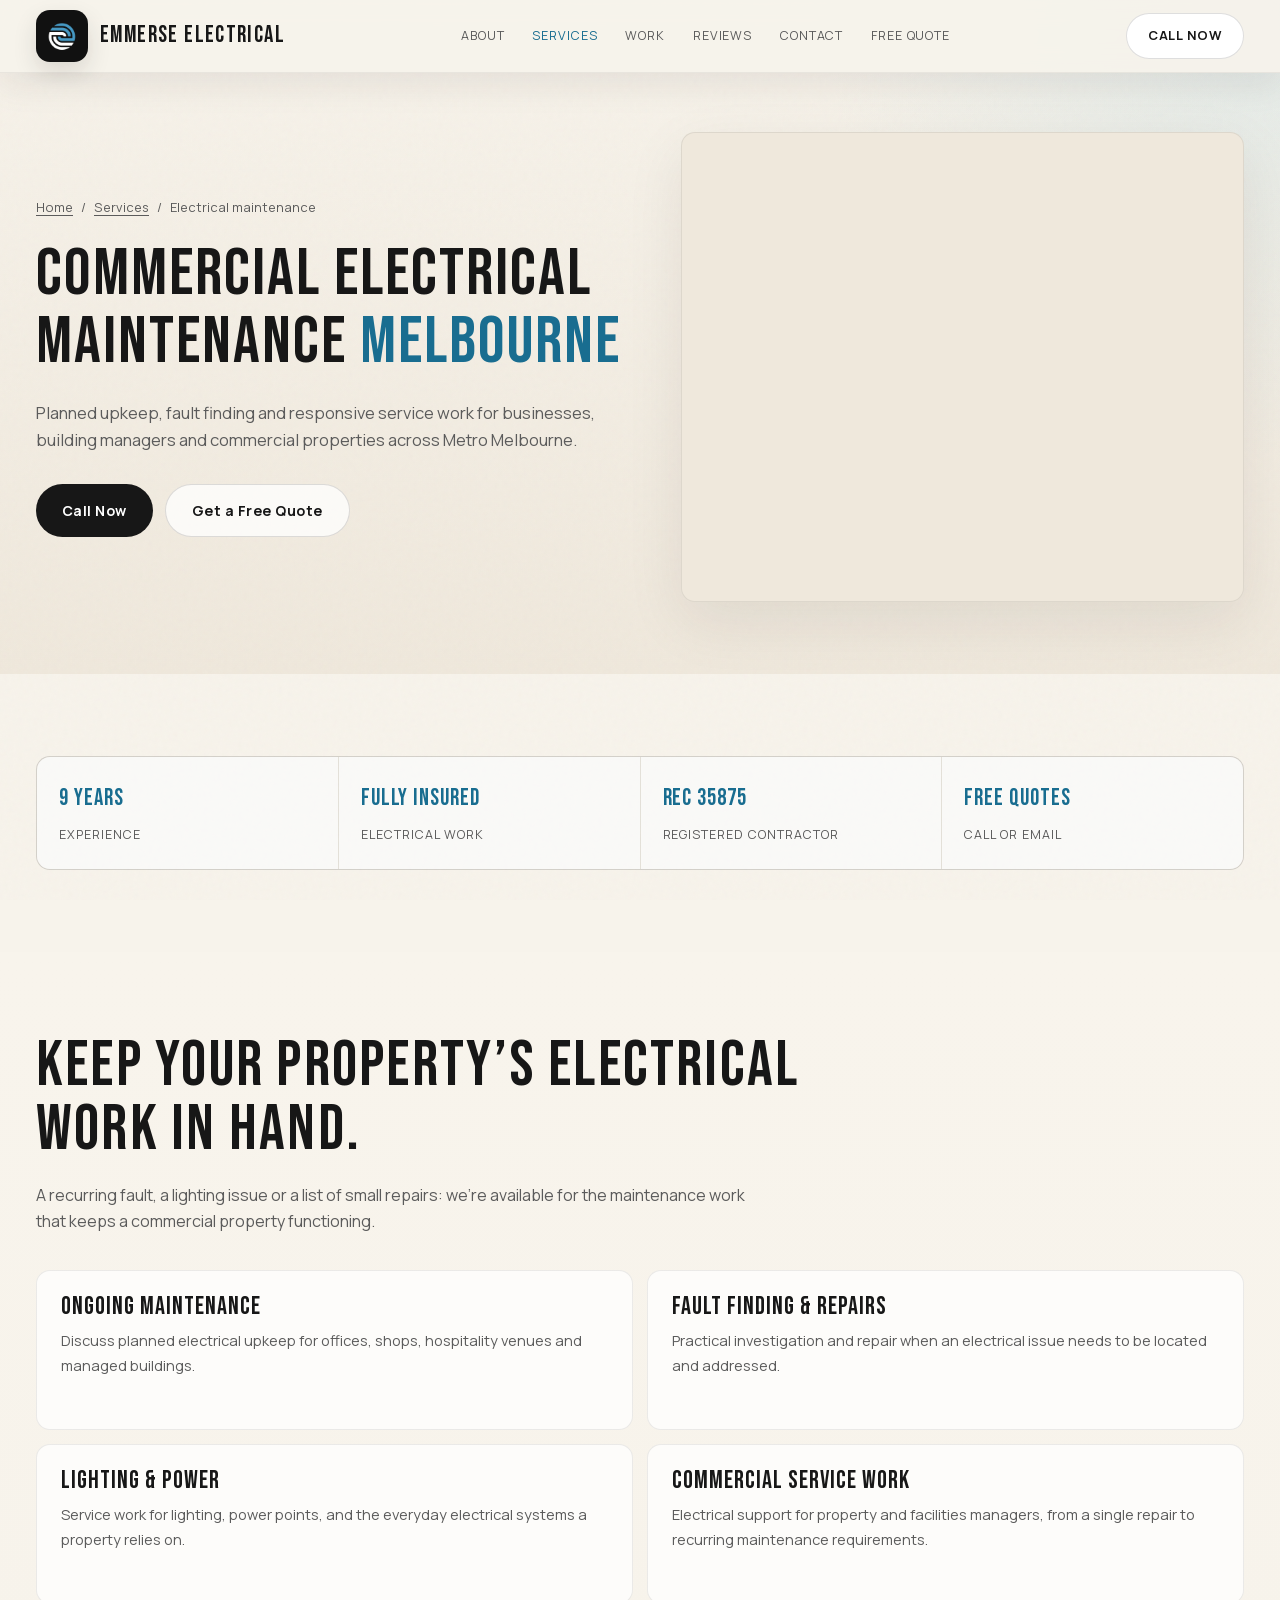
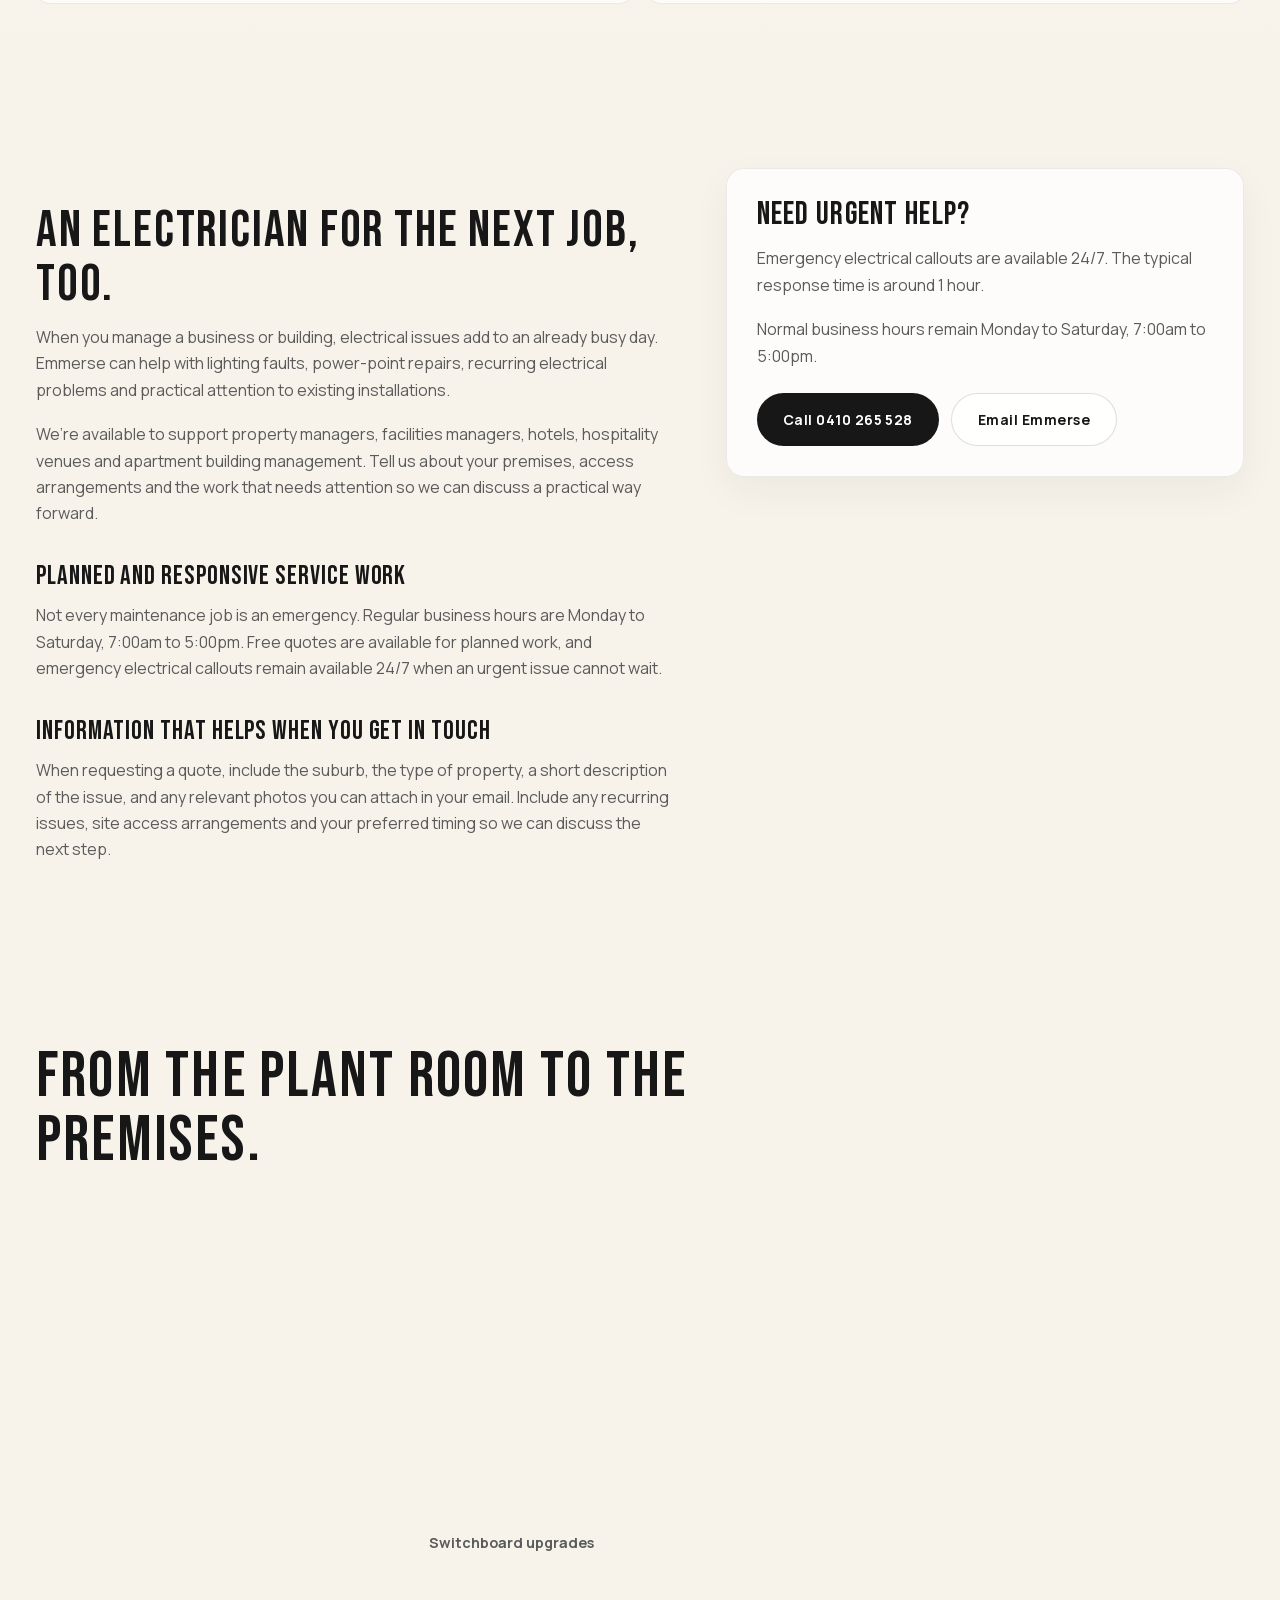
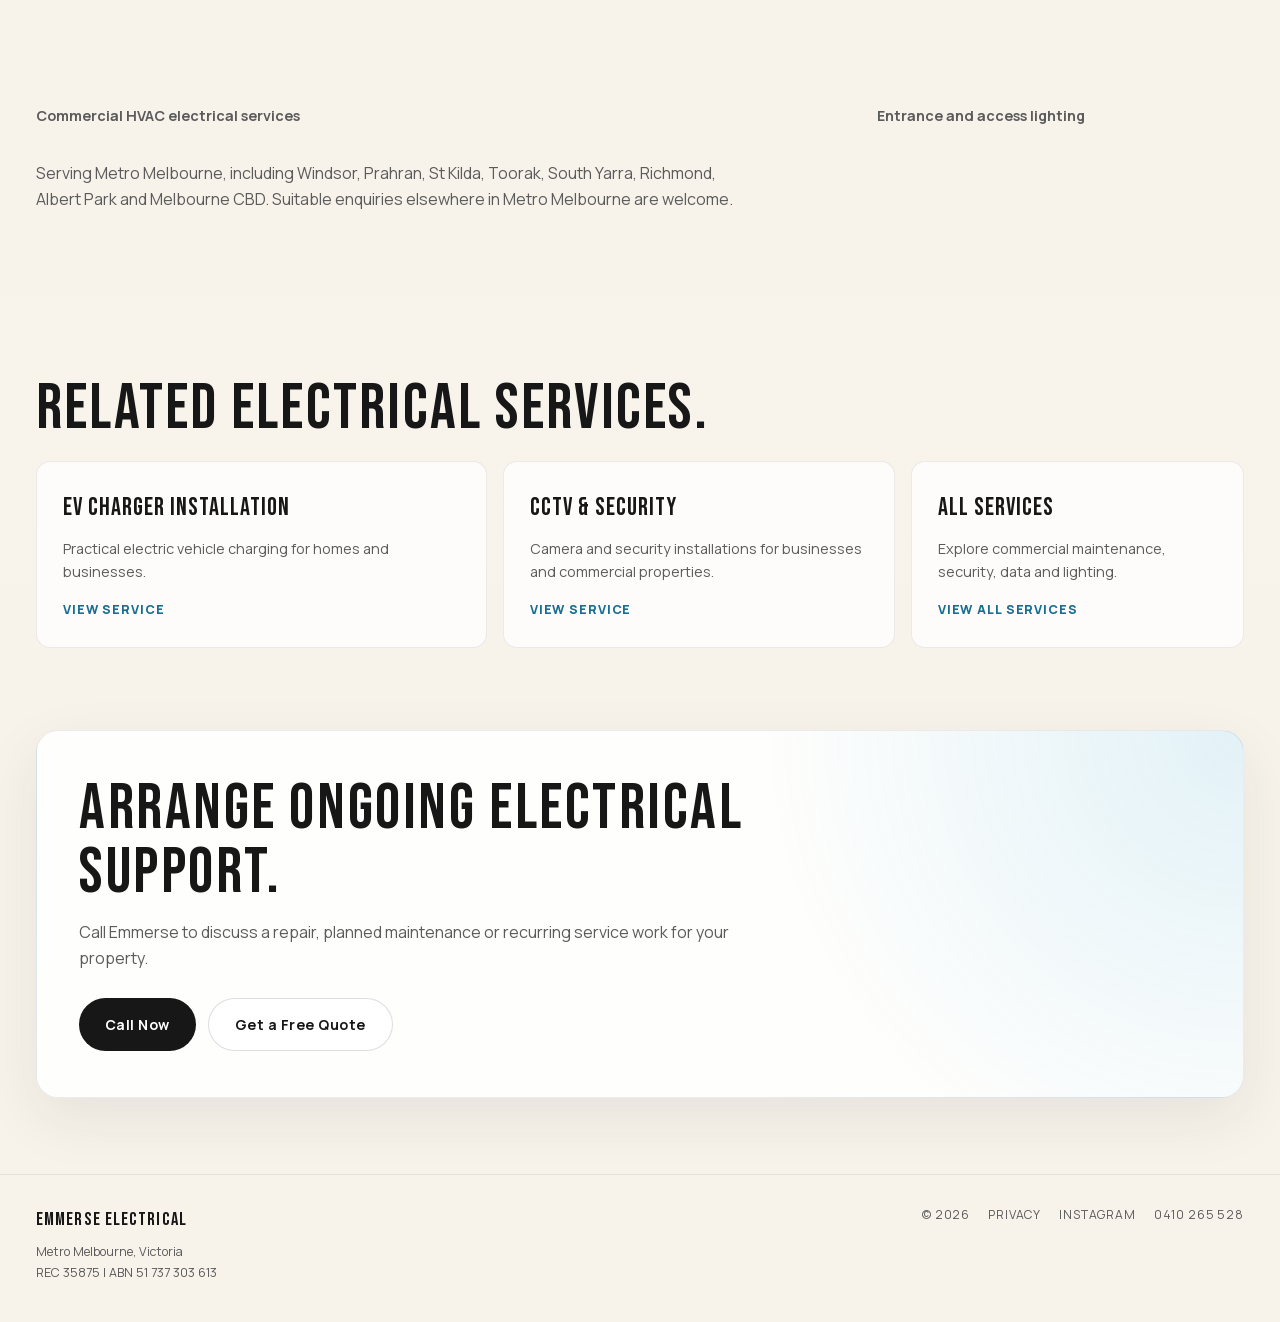
<file: services/electrical-maintenance/index.html>
<!DOCTYPE html>
<html lang="en-AU">
<head>
  <meta charset="UTF-8" />
  <meta name="viewport" content="width=device-width, initial-scale=1.0" />
  <title>Commercial Electrical Maintenance Melbourne | Emmerse Electrical</title>
  <meta name="description" content="Commercial electrical maintenance, fault finding and repairs for Melbourne businesses, building managers and commercial properties. Free quotes." />
  <meta name="theme-color" content="#f7f3eb" />
  <link rel="canonical" href="https://emmerse.au/services/electrical-maintenance/" />
  <link rel="icon" type="image/png" sizes="48x48" href="/favicon-48.png" />
  <link rel="apple-touch-icon" sizes="180x180" href="/apple-touch-icon.png" />
  <link rel="preload" href="/assets/fonts/bebas-neue-latin.woff2" as="font" type="font/woff2" crossorigin />
  <link rel="preload" href="/assets/fonts/manrope-latin.woff2" as="font" type="font/woff2" crossorigin />
  <link rel="preload" href="/assets/images/plant-room-electrical.jpg" as="image" type="image/jpeg" imagesrcset="/assets/images/plant-room-electrical-small.jpg 600w, /assets/images/plant-room-electrical.jpg 1200w" imagesizes="(max-width: 700px) calc(100vw - 40px), (max-width: 1020px) calc(100vw - 44px), 48vw" fetchpriority="high" />
  <link rel="stylesheet" href="/assets/css/site.css?v=20260911" />
  <meta property="og:title" content="Commercial Electrical Maintenance Melbourne | Emmerse Electrical" />
  <meta property="og:description" content="Ongoing electrical support for businesses, property managers and commercial buildings across Metro Melbourne." />
  <meta property="og:type" content="website" />
  <meta property="og:url" content="https://emmerse.au/services/electrical-maintenance/" />
  <meta property="og:image" content="https://emmerse.au/assets/images/emmerse-social-share.jpg" />
  <meta property="og:image:width" content="1200" />
  <meta property="og:image:height" content="630" />
  <meta property="og:image:alt" content="Commercial office lighting by Emmerse Electrical" />
  <meta property="og:site_name" content="Emmerse Electrical" />
  <meta property="og:locale" content="en_AU" />
  <meta name="twitter:card" content="summary_large_image" />
  <meta name="twitter:title" content="Commercial Electrical Maintenance Melbourne | Emmerse Electrical" />
  <meta name="twitter:description" content="Commercial maintenance, repairs and ongoing electrical service work across Metro Melbourne." />
  <meta name="twitter:image" content="https://emmerse.au/assets/images/emmerse-social-share.jpg" />
  <script type="application/ld+json">
  {
    "@context": "https://schema.org",
    "@graph": [
      {
        "@type": "Organization",
        "@id": "https://emmerse.au/#organization",
        "name": "Emmerse Electrical",
        "url": "https://emmerse.au/",
        "telephone": "+61 410 265 528",
        "email": "jack@emmerse.au",
        "areaServed": "Metro Melbourne"
      },
      {
        "@type": "Service",
        "@id": "https://emmerse.au/services/electrical-maintenance/#service",
        "name": "Commercial Electrical Maintenance and Service Work",
        "serviceType": "Electrical maintenance, fault finding, repairs and service work",
        "url": "https://emmerse.au/services/electrical-maintenance/",
        "provider": { "@id": "https://emmerse.au/#organization" },
        "areaServed": { "@type": "AdministrativeArea", "name": "Metro Melbourne, Victoria" }
      },
      {
        "@type": "WebPage",
        "@id": "https://emmerse.au/services/electrical-maintenance/#webpage",
        "url": "https://emmerse.au/services/electrical-maintenance/",
        "name": "Commercial Electrical Maintenance Melbourne | Emmerse Electrical",
        "about": { "@id": "https://emmerse.au/services/electrical-maintenance/#service" },
        "inLanguage": "en-AU"
      },
      {
        "@type": "BreadcrumbList",
        "itemListElement": [
          { "@type": "ListItem", "position": 1, "name": "Home", "item": "https://emmerse.au/" },
          { "@type": "ListItem", "position": 2, "name": "Services", "item": "https://emmerse.au/#services" },
          { "@type": "ListItem", "position": 3, "name": "Electrical Maintenance", "item": "https://emmerse.au/services/electrical-maintenance/" }
        ]
      }
    ]
  }
  </script>
</head>
<body>
  <a class="skip-link" href="#main-content">Skip to main content</a>
  <header class="nav">
    <div class="wrap nav-inner">
      <a href="/" class="logo" aria-label="Emmerse Electrical home">
        <span class="logo-mark"><img src="/assets/images/emmerse-logo.png" alt="" width="34" height="34" /></span>
        <span class="logo-text">EMMERSE ELECTRICAL</span>
      </a>
      <nav class="nav-links" id="mainNav" aria-label="Main navigation">
        <a href="/#about">About</a><a href="/#services" aria-current="page">Services</a><a href="/#work">Work</a><a href="/#reviews">Reviews</a><a href="/#contact">Contact</a><a href="/quote/">Free Quote</a>
      </nav>
      <a class="nav-cta" href="tel:0410265528">Call Now</a>
      <button class="mob-toggle" id="mobToggle" type="button" aria-label="Open navigation" aria-expanded="false" aria-controls="mainNav"><span></span><span></span><span></span></button>
    </div>
  </header>

  <main id="main-content">
    <span id="top"></span>
    <section class="page-hero">
      <div class="wrap hero-grid">
        <div>
          <nav class="breadcrumb" aria-label="Breadcrumb"><a href="/">Home</a><span aria-hidden="true">/</span><a href="/#services">Services</a><span aria-hidden="true">/</span><span>Electrical maintenance</span></nav>
          <h1>Commercial Electrical Maintenance <em>Melbourne</em></h1>
          <p class="hero-copy">Planned upkeep, fault finding and responsive service work for businesses, building managers and commercial properties across Metro Melbourne.</p>
          <div class="actions"><a class="btn btn-primary" href="tel:0410265528">Call Now</a><a class="btn btn-ghost" href="/quote/?service=Electrical%20maintenance">Get a Free Quote</a></div>
        </div>
        <figure class="hero-image"><img src="/assets/images/plant-room-electrical.jpg" alt="Electrical cabinets and cable runs in a commercial plant room" width="1200" height="1600" fetchpriority="high" decoding="async" srcset="/assets/images/plant-room-electrical-small.jpg 600w, /assets/images/plant-room-electrical.jpg 1200w" sizes="(max-width: 700px) calc(100vw - 40px), (max-width: 1020px) calc(100vw - 44px), 48vw" /></figure>
      </div>
    </section>

    <section class="section" aria-label="Business credentials">
      <div class="wrap trust-row">
        <div class="trust-item"><strong>9 Years</strong><span>Experience</span></div>
        <div class="trust-item"><strong>Fully Insured</strong><span>Electrical work</span></div>
        <div class="trust-item"><strong>REC 35875</strong><span>Registered contractor</span></div>
        <div class="trust-item"><strong>Free Quotes</strong><span>Call or email</span></div>
      </div>
    </section>

    <section class="section section-alt">
      <div class="wrap">
        <h2>Keep your property’s electrical work in hand.</h2>
        <p class="section-intro">A recurring fault, a lighting issue or a list of small repairs: we’re available for the maintenance work that keeps a commercial property functioning.</p>
        <div class="service-list">
          <article class="service-point"><h3>Ongoing Maintenance</h3><p>Discuss planned electrical upkeep for offices, shops, hospitality venues and managed buildings.</p></article>
          <article class="service-point"><h3>Fault Finding &amp; Repairs</h3><p>Practical investigation and repair when an electrical issue needs to be located and addressed.</p></article>
          <article class="service-point"><h3>Lighting &amp; Power</h3><p>Service work for lighting, power points, and the everyday electrical systems a property relies on.</p></article>
          <article class="service-point"><h3>Commercial Service Work</h3><p>Electrical support for property and facilities managers, from a single repair to recurring maintenance requirements.</p></article>
        </div>
      </div>
    </section>

    <section class="section">
      <div class="wrap content-grid">
        <div class="prose">
          <h2>An electrician for the next job, too.</h2>
          <p>When you manage a business or building, electrical issues add to an already busy day. Emmerse can help with lighting faults, power-point repairs, recurring electrical problems and practical attention to existing installations.</p>
          <p>We’re available to support property managers, facilities managers, hotels, hospitality venues and apartment building management. Tell us about your premises, access arrangements and the work that needs attention so we can discuss a practical way forward.</p>
          <h3>Planned and responsive service work</h3>
          <p>Not every maintenance job is an emergency. Regular business hours are Monday to Saturday, 7:00am to 5:00pm. Free quotes are available for planned work, and emergency electrical callouts remain available 24/7 when an urgent issue cannot wait.</p>
          <h3>Information that helps when you get in touch</h3>
          <p>When requesting a quote, include the suburb, the type of property, a short description of the issue, and any relevant photos you can attach in your email. Include any recurring issues, site access arrangements and your preferred timing so we can discuss the next step.</p>
        </div>
        <aside class="info-panel">
          <h2>Need urgent help?</h2>
          <p>Emergency electrical callouts are available 24/7. The typical response time is around 1 hour.</p>
          <p>Normal business hours remain Monday to Saturday, 7:00am to 5:00pm.</p>
          <div class="actions"><a class="btn btn-primary" href="tel:0410265528">Call 0410 265 528</a><a class="btn btn-ghost" href="mailto:jack@emmerse.au">Email Emmerse</a></div>
        </aside>
      </div>
    </section>

    <section class="section">
      <div class="wrap">
        <h2>From the plant room to the premises.</h2>
        <div class="support-gallery">
          <figure><img src="/assets/images/commercial-hvac-electrical.jpg" alt="Rooftop HVAC equipment, electrical isolator and buildings in the background" width="1201" height="1600" loading="lazy" decoding="async" srcset="/assets/images/commercial-hvac-electrical-small.jpg 600w, /assets/images/commercial-hvac-electrical.jpg 1201w" sizes="(max-width: 700px) calc(100vw - 40px), (max-width: 1020px) calc(100vw - 44px), 48vw" /><figcaption>Commercial HVAC electrical services</figcaption></figure>
          <figure><img src="/assets/images/switchboard-upgrade.jpg" alt="Circuit breakers and wiring inside a switchboard" width="1290" height="966" loading="lazy" decoding="async" srcset="/assets/images/switchboard-upgrade-small.jpg 600w, /assets/images/switchboard-upgrade.jpg 1290w" sizes="(max-width: 700px) calc(100vw - 40px), (max-width: 1020px) calc(100vw - 44px), 48vw" /><figcaption>Switchboard upgrades</figcaption></figure>
          <figure><img src="/assets/images/entrance-lighting.jpg" alt="Wall lights and recessed downlights at a covered entrance" width="900" height="1200" loading="lazy" decoding="async" srcset="/assets/images/entrance-lighting-small.jpg 600w, /assets/images/entrance-lighting.jpg 900w" sizes="(max-width: 700px) calc(100vw - 40px), (max-width: 1020px) calc(100vw - 44px), 48vw" /><figcaption>Entrance and access lighting</figcaption></figure>
        </div>
        <p class="section-intro area-copy">Serving Metro Melbourne, including Windsor, Prahran, St Kilda, Toorak, South Yarra, Richmond, Albert Park and Melbourne CBD. Suitable enquiries elsewhere in Metro Melbourne are welcome.</p>
      </div>
    </section>
    <section class="section section-alt">
      <div class="wrap">
        <h2>Related electrical services.</h2>
        <div class="related-grid">
          <a class="related-card" href="/services/ev-chargers/"><h3>EV Charger Installation</h3><p>Practical electric vehicle charging for homes and businesses.</p><span>View service</span></a>
          <a class="related-card" href="/services/cctv-security/"><h3>CCTV &amp; Security</h3><p>Camera and security installations for businesses and commercial properties.</p><span>View service</span></a>
          <a class="related-card" href="/#services"><h3>All Services</h3><p>Explore commercial maintenance, security, data and lighting.</p><span>View all services</span></a>
        </div>
      </div>
    </section>

    <section class="cta"><div class="wrap"><div class="cta-box"><h2>Arrange ongoing electrical support.</h2><p>Call Emmerse to discuss a repair, planned maintenance or recurring service work for your property.</p><div class="actions"><a class="btn btn-primary" href="tel:0410265528">Call Now</a><a class="btn btn-ghost" href="/quote/?service=Electrical%20maintenance">Get a Free Quote</a></div></div></div></section>
  </main>

  <footer class="footer"><div class="wrap footer-inner"><div><p class="footer-brand">EMMERSE ELECTRICAL</p><p class="footer-business">Metro Melbourne, Victoria<br />REC 35875 | ABN 51 737 303 613</p></div><div class="footer-links"><span>© <span id="year"></span></span><a href="/privacy/">Privacy</a><a href="https://www.instagram.com/emmerse.electrical/" target="_blank" rel="noopener noreferrer">Instagram</a><a href="tel:0410265528">0410 265 528</a></div></div></footer>
  <nav class="mobile-cta" aria-label="Quick contact"><a class="mobile-cta-call" href="tel:0410265528">Call Now</a><a class="mobile-cta-quote" href="/quote/?service=Electrical%20maintenance">Free Quote</a></nav>
  <script src="/assets/js/site.js?v=20260911" defer></script>
</body>
</html>
</file>
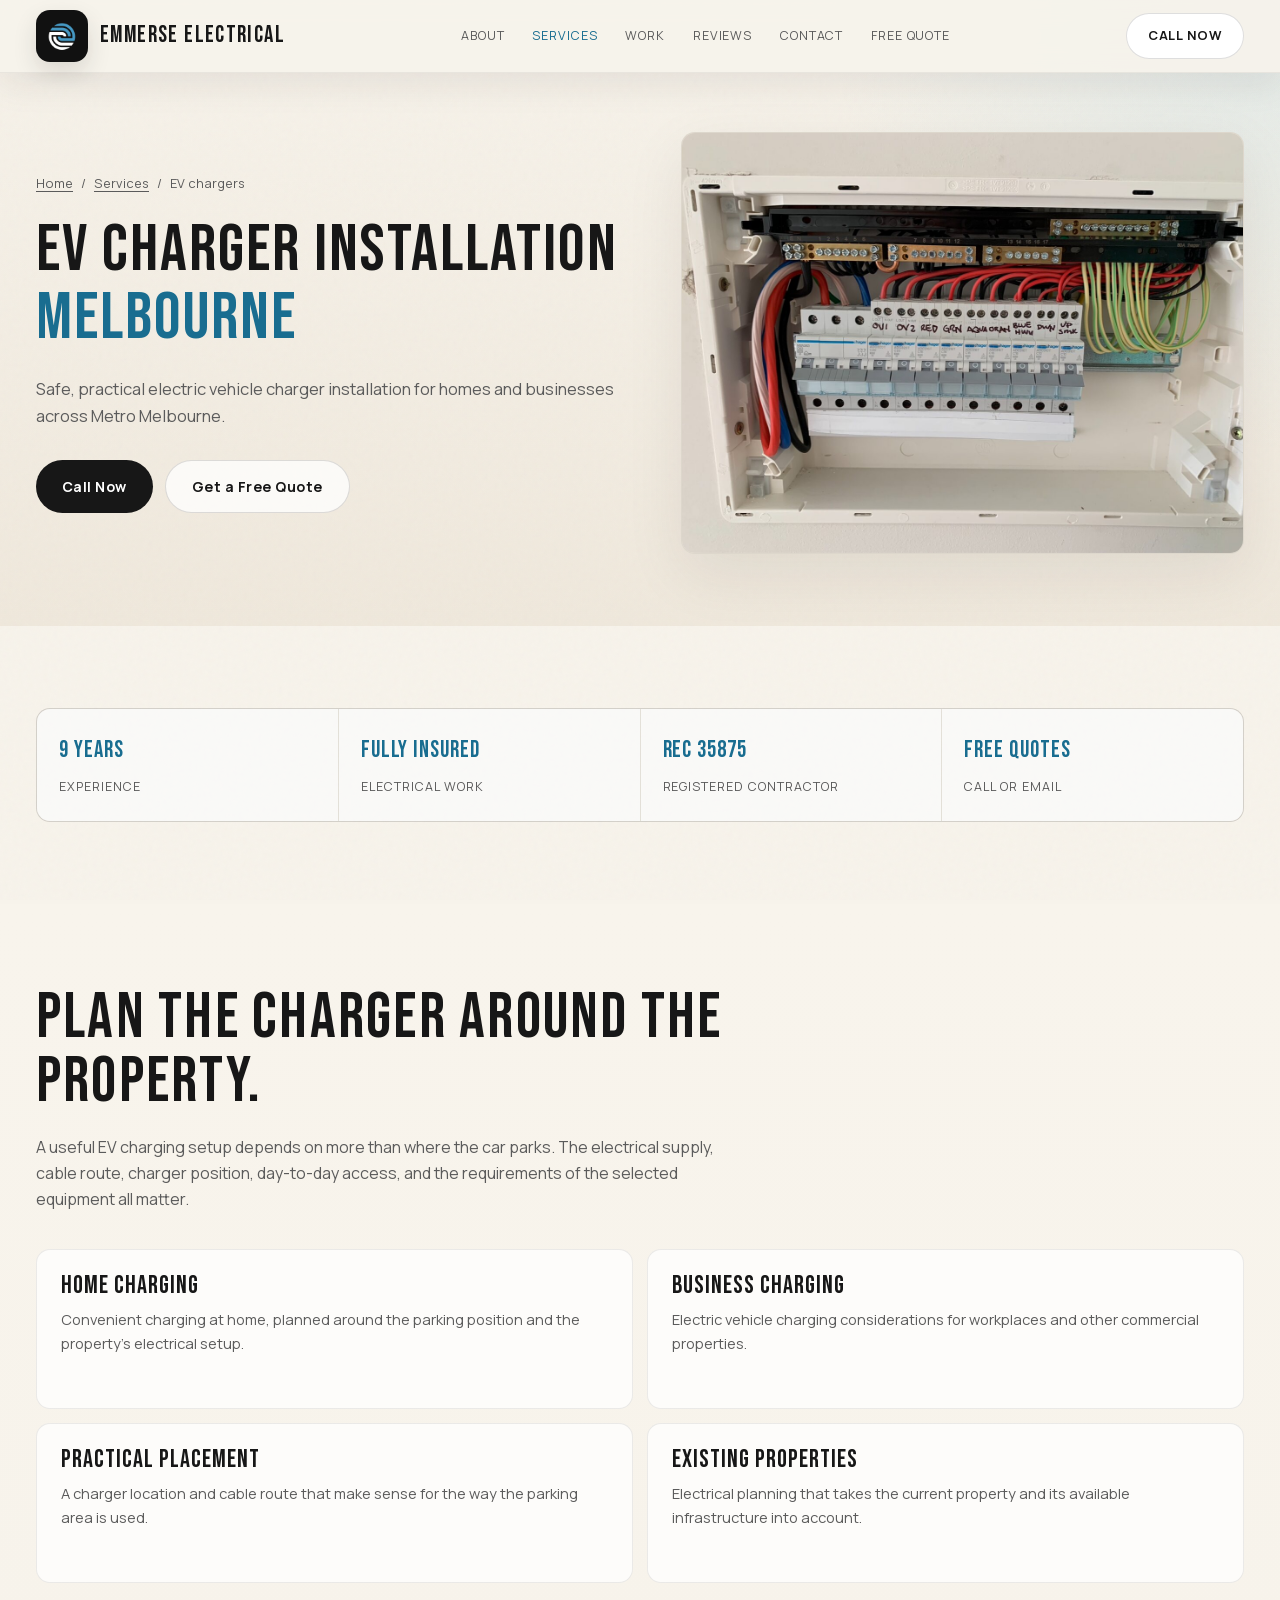
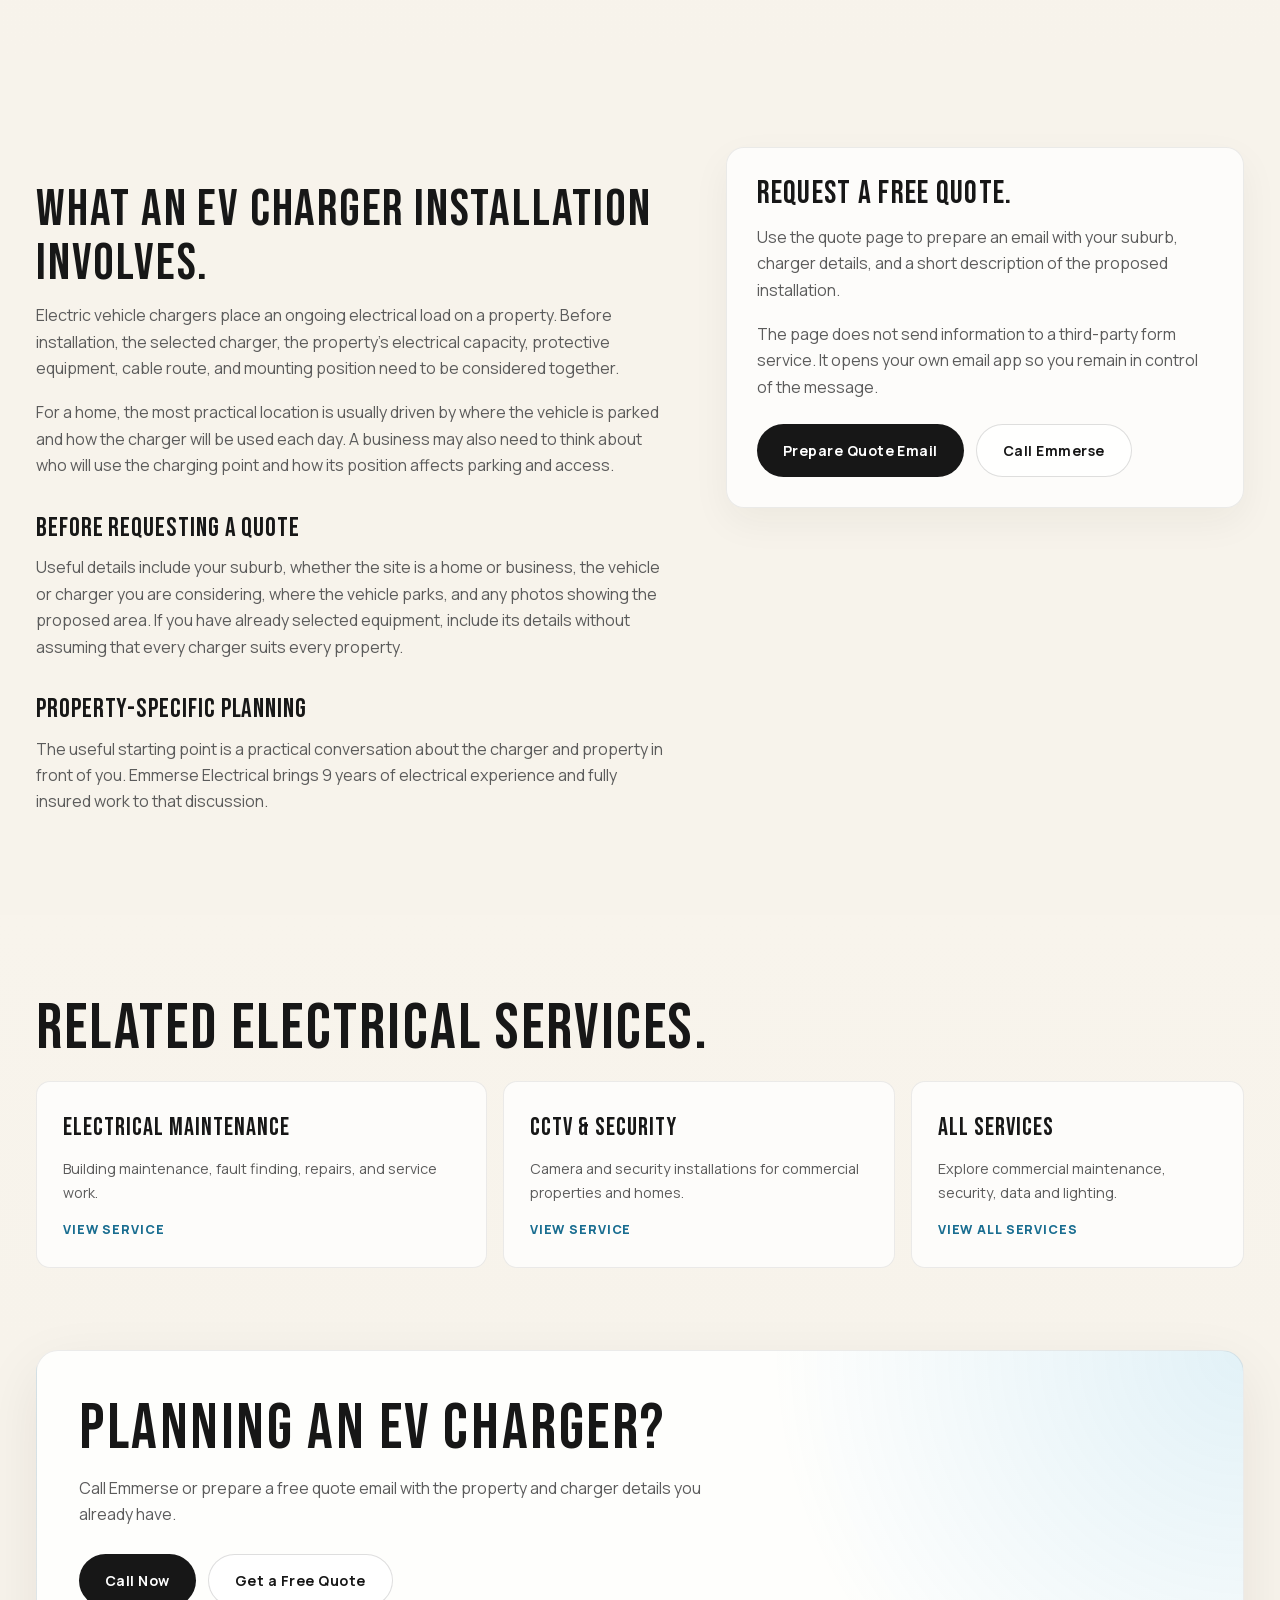
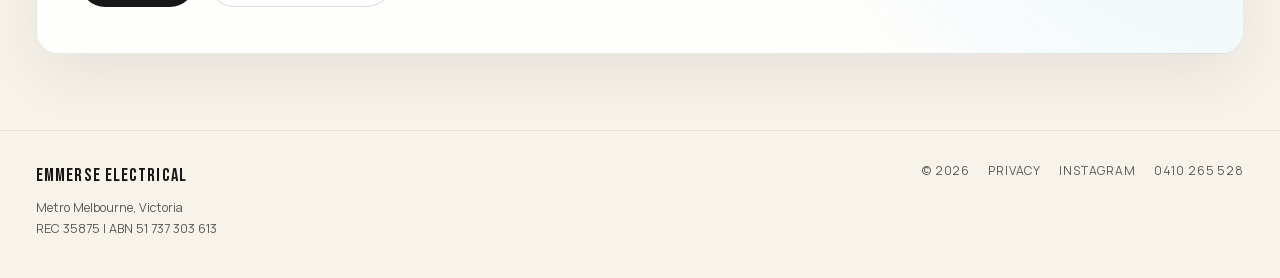
<file: services/ev-chargers/index.html>
<!DOCTYPE html>
<html lang="en-AU">
<head>
  <meta charset="UTF-8" />
  <meta name="viewport" content="width=device-width, initial-scale=1.0" />
  <title>EV Charger Installation Melbourne | Emmerse Electrical</title>
  <meta name="description" content="EV charger installation for homes and businesses across Metro Melbourne. Practical planning, fully insured electrical work and free quotes." />
  <meta name="theme-color" content="#f7f3eb" />
  <link rel="canonical" href="https://emmerse.au/services/ev-chargers/" />
  <link rel="icon" type="image/png" sizes="48x48" href="/favicon-48.png" />
  <link rel="apple-touch-icon" sizes="180x180" href="/apple-touch-icon.png" />
  <link rel="preload" href="/assets/fonts/bebas-neue-latin.woff2" as="font" type="font/woff2" crossorigin />
  <link rel="preload" href="/assets/fonts/manrope-latin.woff2" as="font" type="font/woff2" crossorigin />
  <link rel="preload" href="/assets/images/switchboard-upgrade.jpg" as="image" type="image/jpeg" imagesrcset="/assets/images/switchboard-upgrade-small.jpg 600w, /assets/images/switchboard-upgrade.jpg 1290w" imagesizes="(max-width: 700px) calc(100vw - 40px), (max-width: 1020px) calc(100vw - 44px), 48vw" fetchpriority="high" />
  <link rel="stylesheet" href="/assets/css/site.css?v=20260911" />
  <meta property="og:title" content="EV Charger Installation Melbourne | Emmerse Electrical" />
  <meta property="og:description" content="Practical electric vehicle charger installation for Metro Melbourne homes and businesses." />
  <meta property="og:type" content="website" />
  <meta property="og:url" content="https://emmerse.au/services/ev-chargers/" />
  <meta property="og:image" content="https://emmerse.au/assets/images/emmerse-social-share.jpg" />
  <meta property="og:image:width" content="1200" />
  <meta property="og:image:height" content="630" />
  <meta property="og:image:alt" content="Commercial office lighting by Emmerse Electrical" />
  <meta property="og:site_name" content="Emmerse Electrical" />
  <meta property="og:locale" content="en_AU" />
  <meta name="twitter:card" content="summary_large_image" />
  <meta name="twitter:title" content="EV Charger Installation Melbourne | Emmerse Electrical" />
  <meta name="twitter:description" content="Electric vehicle charger installation across Metro Melbourne." />
  <meta name="twitter:image" content="https://emmerse.au/assets/images/emmerse-social-share.jpg" />
  <script type="application/ld+json">
  {
    "@context": "https://schema.org",
    "@graph": [
      {
        "@type": "Organization",
        "@id": "https://emmerse.au/#organization",
        "name": "Emmerse Electrical",
        "url": "https://emmerse.au/",
        "telephone": "+61 410 265 528",
        "email": "jack@emmerse.au",
        "areaServed": "Metro Melbourne"
      },
      {
        "@type": "Service",
        "@id": "https://emmerse.au/services/ev-chargers/#service",
        "name": "EV Charger Installation Melbourne",
        "serviceType": "Electric vehicle charger installation",
        "url": "https://emmerse.au/services/ev-chargers/",
        "provider": { "@id": "https://emmerse.au/#organization" },
        "areaServed": { "@type": "AdministrativeArea", "name": "Metro Melbourne, Victoria" }
      },
      {
        "@type": "WebPage",
        "@id": "https://emmerse.au/services/ev-chargers/#webpage",
        "url": "https://emmerse.au/services/ev-chargers/",
        "name": "EV Charger Installation Melbourne | Emmerse Electrical",
        "about": { "@id": "https://emmerse.au/services/ev-chargers/#service" },
        "inLanguage": "en-AU"
      },
      {
        "@type": "BreadcrumbList",
        "itemListElement": [
          { "@type": "ListItem", "position": 1, "name": "Home", "item": "https://emmerse.au/" },
          { "@type": "ListItem", "position": 2, "name": "Services", "item": "https://emmerse.au/#services" },
          { "@type": "ListItem", "position": 3, "name": "EV Chargers", "item": "https://emmerse.au/services/ev-chargers/" }
        ]
      }
    ]
  }
  </script>
</head>
<body>
  <a class="skip-link" href="#main-content">Skip to main content</a>
  <header class="nav"><div class="wrap nav-inner">
    <a href="/" class="logo" aria-label="Emmerse Electrical home"><span class="logo-mark"><img src="/assets/images/emmerse-logo.png" alt="" width="34" height="34" /></span><span class="logo-text">EMMERSE ELECTRICAL</span></a>
    <nav class="nav-links" id="mainNav" aria-label="Main navigation"><a href="/#about">About</a><a href="/#services" aria-current="page">Services</a><a href="/#work">Work</a><a href="/#reviews">Reviews</a><a href="/#contact">Contact</a><a href="/quote/">Free Quote</a></nav>
    <a class="nav-cta" href="tel:0410265528">Call Now</a>
    <button class="mob-toggle" id="mobToggle" type="button" aria-label="Open navigation" aria-expanded="false" aria-controls="mainNav"><span></span><span></span><span></span></button>
  </div></header>

  <main id="main-content">
    <span id="top"></span>
    <section class="page-hero"><div class="wrap hero-grid">
      <div>
        <nav class="breadcrumb" aria-label="Breadcrumb"><a href="/">Home</a><span aria-hidden="true">/</span><a href="/#services">Services</a><span aria-hidden="true">/</span><span>EV chargers</span></nav>
        <h1>EV Charger Installation <em>Melbourne</em></h1>
        <p class="hero-copy">Safe, practical electric vehicle charger installation for homes and businesses across Metro Melbourne.</p>
        <div class="actions"><a class="btn btn-primary" href="tel:0410265528">Call Now</a><a class="btn btn-ghost" href="/quote/?service=EV%20charger%20installation">Get a Free Quote</a></div>
      </div>
      <figure class="hero-image switchboard-hero"><img src="/assets/images/switchboard-upgrade.jpg" alt="Switchboard and circuit wiring, part of the electrical infrastructure considered when planning EV charging" width="1290" height="966" fetchpriority="high" decoding="async" srcset="/assets/images/switchboard-upgrade-small.jpg 600w, /assets/images/switchboard-upgrade.jpg 1290w" sizes="(max-width: 700px) calc(100vw - 40px), (max-width: 1020px) calc(100vw - 44px), 48vw" /></figure>
    </div></section>

    <section class="section" aria-label="Business credentials"><div class="wrap trust-row">
      <div class="trust-item"><strong>9 Years</strong><span>Experience</span></div><div class="trust-item"><strong>Fully Insured</strong><span>Electrical work</span></div><div class="trust-item"><strong>REC 35875</strong><span>Registered contractor</span></div><div class="trust-item"><strong>Free Quotes</strong><span>Call or email</span></div>
    </div></section>

    <section class="section section-alt"><div class="wrap">
      <h2>Plan the charger around the property.</h2>
      <p class="section-intro">A useful EV charging setup depends on more than where the car parks. The electrical supply, cable route, charger position, day-to-day access, and the requirements of the selected equipment all matter.</p>
      <div class="service-list">
        <article class="service-point"><h3>Home Charging</h3><p>Convenient charging at home, planned around the parking position and the property's electrical setup.</p></article>
        <article class="service-point"><h3>Business Charging</h3><p>Electric vehicle charging considerations for workplaces and other commercial properties.</p></article>
        <article class="service-point"><h3>Practical Placement</h3><p>A charger location and cable route that make sense for the way the parking area is used.</p></article>
        <article class="service-point"><h3>Existing Properties</h3><p>Electrical planning that takes the current property and its available infrastructure into account.</p></article>
      </div>
    </div></section>

    <section class="section"><div class="wrap content-grid">
      <div class="prose">
        <h2>What an EV charger installation involves.</h2>
        <p>Electric vehicle chargers place an ongoing electrical load on a property. Before installation, the selected charger, the property's electrical capacity, protective equipment, cable route, and mounting position need to be considered together.</p>
        <p>For a home, the most practical location is usually driven by where the vehicle is parked and how the charger will be used each day. A business may also need to think about who will use the charging point and how its position affects parking and access.</p>
        <h3>Before requesting a quote</h3>
        <p>Useful details include your suburb, whether the site is a home or business, the vehicle or charger you are considering, where the vehicle parks, and any photos showing the proposed area. If you have already selected equipment, include its details without assuming that every charger suits every property.</p>
        <h3>Property-specific planning</h3>
        <p>The useful starting point is a practical conversation about the charger and property in front of you. Emmerse Electrical brings 9 years of electrical experience and fully insured work to that discussion.</p>
      </div>
      <aside class="info-panel">
        <h2>Request a free quote.</h2>
        <p>Use the quote page to prepare an email with your suburb, charger details, and a short description of the proposed installation.</p>
        <p>The page does not send information to a third-party form service. It opens your own email app so you remain in control of the message.</p>
        <div class="actions"><a class="btn btn-primary" href="/quote/?service=EV%20charger%20installation">Prepare Quote Email</a><a class="btn btn-ghost" href="tel:0410265528">Call Emmerse</a></div>
      </aside>
    </div></section>

    <section class="section section-alt"><div class="wrap"><h2>Related electrical services.</h2><div class="related-grid">
      <a class="related-card" href="/services/electrical-maintenance/"><h3>Electrical Maintenance</h3><p>Building maintenance, fault finding, repairs, and service work.</p><span>View service</span></a>
      <a class="related-card" href="/services/cctv-security/"><h3>CCTV &amp; Security</h3><p>Camera and security installations for commercial properties and homes.</p><span>View service</span></a>
      <a class="related-card" href="/#services"><h3>All Services</h3><p>Explore commercial maintenance, security, data and lighting.</p><span>View all services</span></a>
    </div></div></section>

    <section class="cta"><div class="wrap"><div class="cta-box"><h2>Planning an EV charger?</h2><p>Call Emmerse or prepare a free quote email with the property and charger details you already have.</p><div class="actions"><a class="btn btn-primary" href="tel:0410265528">Call Now</a><a class="btn btn-ghost" href="/quote/?service=EV%20charger%20installation">Get a Free Quote</a></div></div></div></section>
  </main>

  <footer class="footer"><div class="wrap footer-inner"><div><p class="footer-brand">EMMERSE ELECTRICAL</p><p class="footer-business">Metro Melbourne, Victoria<br />REC 35875 | ABN 51 737 303 613</p></div><div class="footer-links"><span>© <span id="year"></span></span><a href="/privacy/">Privacy</a><a href="https://www.instagram.com/emmerse.electrical/" target="_blank" rel="noopener noreferrer">Instagram</a><a href="tel:0410265528">0410 265 528</a></div></div></footer>
  <nav class="mobile-cta" aria-label="Quick contact"><a class="mobile-cta-call" href="tel:0410265528">Call Now</a><a class="mobile-cta-quote" href="/quote/?service=EV%20charger%20installation">Free Quote</a></nav>
  <script src="/assets/js/site.js?v=20260911" defer></script>
</body>
</html>
</file>
<file: assets/css/revamp.css>
/* Commercial revamp: preserve the Emmerse palette, type and rounded geometry.
   Design variance 4, motion 3, density 4. Content is always visible. */
:root { --accent-dark: #196d90; --max: 1540px; }
html { scroll-padding-top: 100px; }
.nav { padding: 12px 0; }
.hero { min-height: auto; padding: 132px 0 60px; }
.hero::before, .hero::after, .hero-visual::before,
.hv-main::before, .hv-stack::before { display: none; }
.hero-grid { grid-template-columns: minmax(0,1.05fr) minmax(0,1fr); gap: 42px; }
.hero-grid > * { min-width: 0; }
.hero h1 { font-size: clamp(3rem, 4.6vw, 4.7rem); line-height: 1.02; letter-spacing: .015em; max-width: 760px; }
.hero h1 em { color: var(--accent-dark); }
.hero-sub { max-width: 510px; font-size: 1.04rem; }
.hero-actions { margin-bottom: 0; }
.hero-visual { display: grid; grid-template-columns: 1.08fr 1fr; gap: 16px; height: 456px; align-items: start; }
.hv-main, .hv-stack { position: relative; inset: auto; width: 100%; height: 408px; transform: none; }
.hv-stack { margin-top: 48px; }
.hv-main img { object-position: 50% 52%; }
.hv-stack img { object-position: 48% 55%; }
.credentials { border-block: 1px solid var(--line-strong); background: rgba(255,255,255,.45); }
.credentials-inner { display: flex; align-items: center; justify-content: space-between; gap: 20px; padding-block: 23px; color: var(--ink-soft); font-size: .85rem; }
.credentials strong { color: var(--ink); }
.credentials a:hover { text-decoration: underline; }
.section { padding: 76px 0; }
.section-head { display: block; margin-bottom: 34px; }
.section-head > p { max-width: 650px; margin-top: 20px; }
.section-title { font-size: clamp(2.5rem, 4.6vw, 4rem); line-height: 1.03; }
.section-title em { color: var(--accent-dark); }
.about .section-head { display: grid; grid-template-columns: 1fr 1fr; gap: 48px; align-items: end; }
.about .section-head > p { padding: 0; border: 0; background: none; box-shadow: none; margin: 0; }
.about .section-label { display: none; }
.about-body { padding: 28px 32px; border-radius: 14px; box-shadow: none; background: rgba(255,255,255,.48); }
.about-values { gap: 24px; }
.value-icon { display: none; }
.about-copy { gap: 34px; }
.primary-services { display: grid; grid-template-columns: 1.1fr 1fr; gap: 24px; }
.primary-service { border: 1px solid var(--line-strong); background: #fff; }
.primary-service .service-link { display: grid; grid-template-columns: .8fr 1fr; min-height: 390px; padding: 0; height: 100%; }
.primary-service img { width: 100%; height: 100%; min-height: 390px; object-fit: cover; object-position: 48% 55%; }
.primary-service-copy { padding: 32px 26px; }
.primary-service .service-num { margin-bottom: 26px; color: var(--accent-dark); }
.primary-service h3 { font-size: 2rem; line-height: 1.07; }
.primary-service .service-more { color: var(--accent-dark); }
.security-service img { object-position: 48% 40%; }
.service::before, .service::after { display: none; }
.secondary-services { display: grid; grid-template-columns: repeat(4,1fr); gap: 28px; padding: 36px 0 24px; }
.secondary-services h3 { font-family: 'Bebas Neue', sans-serif; font-size: 1.55rem; font-weight: 400; letter-spacing: .035em; margin-bottom: 8px; }
.secondary-services p, .other-services { color: var(--ink-soft); font-size: .88rem; }
.secondary-services span { display: block; margin-top: 12px; color: var(--accent-dark); font-size: .8rem; font-weight: 700; }
.other-services { padding-top: 22px; border-top: 1px solid var(--line-strong); }
.other-services a { text-decoration: underline; text-underline-offset: 3px; }
.work-grid { grid-template-columns: repeat(6,minmax(0,1fr)); grid-auto-rows: auto; gap: 28px 22px; align-items: start; }
.work-item { display: flex; flex-direction: column; overflow: hidden; border: 0; background: transparent; box-shadow: none; border-radius: 0; }
.work-item::before, .work-item::after { display: none; }
.work-item img { height: auto; aspect-ratio: 3/4; object-fit: cover; border-radius: 14px; transition: none; }
.work-item:hover img { transform: none; }
.work-caption { position: static; padding: 17px 0 8px; color: var(--ink); transform: none; background: none; }
.work-caption h3 { font-size: 1.6rem; line-height: 1.1; }
.work-caption p { color: var(--ink-soft); font-size: .83rem; margin-top: 5px; }
.work-domestic-projects, .work-new-build-projects { grid-column: span 3; }
.work-domestic-projects img, .work-new-build-projects img { aspect-ratio: 4/3; }
.work-domestic-projects img { object-position: 50% 30%; }
.work-new-build-projects img { object-position: 50% 85%; }
.work-finished-installation { grid-column: 5 / span 2; grid-row: 2; }
.work-commercial-electrical-work { grid-column: 1 / span 2; grid-row: 2; }
.work-commercial-hvac-electrical { grid-column: 3 / span 2; grid-row: 2; }
.work-switchboard-upgrade { grid-column: span 3; }
.work-switchboard-upgrade img { object-fit: contain; aspect-ratio: auto; }
.work-architectural-lighting { grid-column: span 3; }
.work-architectural-lighting img { aspect-ratio: 4/3; object-position: 65% 60%; }
.reviews .section-label, .faq .section-label { display: none; }
.review-cards { grid-template-columns: repeat(2,1fr); }
.review { min-height: auto; }
.google-rating-num em, .reviews-link { color: var(--accent-dark); }
.btn-primary:hover { background: var(--accent-dark); color: #fff; }
.btn-ghost:hover { border-color: var(--accent-dark); color: var(--accent-dark); }
.btn { min-height: 52px; white-space: nowrap; }
.btn:active { transform: scale(.98); }
.nav-links a { min-height: 44px; display: inline-flex; align-items: center; }
.cta { padding: 64px 0; }
.cta-inner { box-shadow: none; }
.cta-sub { max-width: 650px; }
.contact-value { overflow-wrap: anywhere; }
@media (max-width: 1200px) {
  .primary-service .service-link { grid-template-columns: 1fr; }
  .primary-service img { min-height: 0; height: 240px; }
  .security-service img { height: 240px; object-position: 50% 30%; }
  .primary-service-copy { padding: 28px; }
}
@media (max-width: 980px) {
  .hero { padding-top: 120px; }
  .hero-grid { grid-template-columns: minmax(0,1fr); gap: 32px; }
  .hero h1 { font-size: 4.2rem; }
  .hero-visual { height: 440px; }
  .hv-main, .hv-stack { height: 408px; }
  .hv-stack { margin-top: 30px; }
  .credentials-inner { flex-wrap: wrap; justify-content: center; gap: 14px 24px; }
  .about .section-head { grid-template-columns: 1fr; gap: 20px; }
  .work-grid { grid-template-columns: repeat(2,minmax(0,1fr)); }
  .work-item { grid-column: auto; grid-row: auto; margin: 0; }
  .work-item img { aspect-ratio: 3/4; }
  .work-switchboard-upgrade img { aspect-ratio: auto; }
  .work-architectural-lighting img { aspect-ratio: 3/4; }
  .secondary-services { grid-template-columns: repeat(2,1fr); }
}
@media (max-width: 640px) {
  .hero { padding: 106px 0 30px; }
  .hero h1 { font-size: 2.35rem; line-height: 1.03; margin-bottom: 18px; }
  .hero h1 br { display: none; }
  .hero-sub { font-size: .94rem; line-height: 1.65; margin-bottom: 22px; }
  .eyebrow { font-size: .65rem; letter-spacing: .12em; margin-bottom: 14px; }
  .hero-actions { flex-direction: row; gap: 10px; margin: 0; }
  .hero-actions .btn { flex: 1; padding: 13px 14px; font-size: .78rem; letter-spacing: 0; }
  .hero-grid { gap: 26px; }
  .hero-visual { gap: 10px; height: 258px; }
  .hv-main, .hv-stack { height: 236px; border-radius: 12px; }
  .hv-stack { margin-top: 22px; }
  .credentials-inner { padding-block: 20px; gap: 10px 18px; font-size: .76rem; }
  .section { padding: 54px 0; }
  .about-body { padding: 22px; }
  .about-copy { grid-template-columns: 1fr; gap: 18px; }
  .about-values { gap: 22px; }
  .primary-services { grid-template-columns: 1fr; gap: 20px; }
  .primary-service img { height: 300px; }
  .security-service img { height: 280px; }
  .primary-service-copy { padding: 25px; }
  .primary-service .service-num { margin-bottom: 14px; }
  .secondary-services { gap: 26px 18px; }
  .secondary-services h3 { font-size: 1.35rem; }
  .work-grid { grid-template-columns: 1fr; gap: 26px; }
  .work-item img { aspect-ratio: 3/4; }
  .work-switchboard-upgrade img { aspect-ratio: auto; }
  .work-caption { padding-top: 14px; }
  .review-cards { grid-template-columns: 1fr; }
  .cta-actions .btn { padding-inline: 14px; font-size: .8rem; }
}
</file>
<file: assets/css/site.css>
@font-face {
  font-family: "Bebas Neue";
  font-style: normal;
  font-weight: 400;
  font-display: swap;
  src: url("/assets/fonts/bebas-neue-latin.woff2") format("woff2");
}
@font-face {
  font-family: "Manrope";
  font-style: normal;
  font-weight: 300 800;
  font-display: swap;
  src: url("/assets/fonts/manrope-latin.woff2") format("woff2");
}

:root {
  --bg: #f7f3eb;
  --bg-2: #efe8dc;
  --panel: #fff;
  --panel-2: #f8f4ec;
  --ink: #171717;
  --ink-soft: #5b5b5b;
  --line: rgba(23, 23, 23, 0.08);
  --line-strong: rgba(23, 23, 23, 0.14);
  --accent: #3aa7d6;
  --accent-dark: #196d90;
  --max: 1760px;
  --radius: 14px;
  --shadow: 0 20px 60px rgba(39, 31, 20, 0.08);
  --ease: cubic-bezier(.16, 1, .3, 1);
}

*, *::before, *::after { box-sizing: border-box; margin: 0; padding: 0; }
html { scroll-behavior: smooth; overflow-x: hidden; }
body {
  min-height: 100vh;
  overflow-x: hidden;
  background: var(--bg);
  color: var(--ink);
  font-family: "Manrope", sans-serif;
  line-height: 1.65;
  -webkit-font-smoothing: antialiased;
}
body::before {
  content: "";
  position: fixed;
  inset: 0;
  z-index: 1;
  pointer-events: none;
  opacity: .03;
  background-image: url("data:image/svg+xml;utf8,<svg viewBox='0 0 200 200' xmlns='http://www.w3.org/2000/svg'><filter id='n'><feTurbulence type='fractalNoise' baseFrequency='0.9' numOctaves='2'/></filter><rect width='100%25' height='100%25' filter='url(%23n)'/></svg>");
  mix-blend-mode: multiply;
}
img { display: block; width: 100%; max-width: 100%; height: auto; }
a { color: inherit; text-decoration: none; }
button, input, select, textarea { font: inherit; }
button { border: 0; cursor: pointer; }
:focus-visible { outline: 3px solid var(--accent-dark); outline-offset: 4px; }

.wrap { width: min(var(--max), calc(100% - 96px)); margin: 0 auto; position: relative; z-index: 2; }
.display-font { font-family: "Bebas Neue", sans-serif; font-weight: 400; line-height: .96; letter-spacing: .035em; }
.skip-link {
  position: fixed;
  top: 10px;
  left: 10px;
  z-index: 100;
  padding: 10px 16px;
  border-radius: 999px;
  background: var(--ink);
  color: #fff;
  transform: translateY(-160%);
}
.skip-link:focus { transform: translateY(0); }
.sr-only { position: absolute; width: 1px; height: 1px; padding: 0; margin: -1px; overflow: hidden; clip: rect(0,0,0,0); white-space: nowrap; border: 0; }

.nav {
  position: fixed;
  inset: 0 0 auto;
  z-index: 50;
  padding: 16px 0;
  background: rgba(247, 243, 235, .9);
  border-bottom: 1px solid rgba(23, 23, 23, .06);
  backdrop-filter: blur(12px);
  -webkit-backdrop-filter: blur(12px);
  transition: padding .3s var(--ease), box-shadow .3s ease;
}
.nav.scrolled { padding: 10px 0; box-shadow: 0 12px 34px rgba(39, 31, 20, .08); }
.nav-inner { display: flex; align-items: center; justify-content: space-between; gap: 24px; }
.logo { display: flex; align-items: center; gap: 12px; white-space: nowrap; }
.logo-mark { width: 52px; height: 52px; display: grid; place-items: center; flex-shrink: 0; border-radius: 14px; background: #111; box-shadow: 0 10px 24px rgba(0, 0, 0, .12); }
.logo-mark img { width: 34px; height: 34px; object-fit: contain; }
.logo-text { font-family: "Bebas Neue", sans-serif; font-size: 1.45rem; letter-spacing: .06em; line-height: 1; }
.nav-links { display: flex; align-items: center; gap: 28px; color: var(--ink-soft); font-size: .78rem; letter-spacing: .07em; text-transform: uppercase; }
.nav-links a { padding: 8px 0; transition: color .2s ease; }
.nav-links a:hover, .nav-links a[aria-current="page"] { color: var(--accent-dark); }
.nav-cta { padding: 11px 21px; border: 1px solid var(--line-strong); border-radius: 999px; background: #fff; font-size: .8rem; font-weight: 700; letter-spacing: .06em; text-transform: uppercase; white-space: nowrap; }
.nav-cta:hover { border-color: var(--accent); color: var(--accent-dark); }
.mob-toggle { display: none; width: 44px; height: 44px; align-items: center; justify-content: center; flex-direction: column; gap: 4px; border: 1px solid var(--line-strong); border-radius: 999px; background: #fff; color: var(--ink); }
.mob-toggle span { display: block; width: 18px; height: 1.5px; background: currentColor; transition: transform .25s var(--ease), opacity .2s ease; }
.mob-toggle[aria-expanded="true"] span:nth-child(1) { transform: translateY(5.5px) rotate(45deg); }
.mob-toggle[aria-expanded="true"] span:nth-child(2) { opacity: 0; }
.mob-toggle[aria-expanded="true"] span:nth-child(3) { transform: translateY(-5.5px) rotate(-45deg); }

.btn { display: inline-flex; min-height: 52px; align-items: center; justify-content: center; padding: 14px 26px; border-radius: 999px; font-size: .88rem; font-weight: 700; letter-spacing: .035em; white-space: nowrap; transition: transform .2s ease, color .2s ease, background .2s ease, border-color .2s ease; }
.btn:hover { transform: translateY(-2px); }
.btn:active { transform: translateY(0) scale(.98); }
.btn-primary { background: var(--ink); color: #fff; }
.btn-primary:hover { background: var(--accent-dark); }
.btn-ghost { border: 1px solid var(--line-strong); background: rgba(255, 255, 255, .75); }
.btn-ghost:hover { border-color: var(--accent-dark); color: var(--accent-dark); background: #fff; }
.actions { display: flex; flex-wrap: wrap; gap: 12px; }

.page-hero {
  padding: 132px 0 72px;
  background: radial-gradient(circle at top right, rgba(58, 167, 214, .1), transparent 32%), linear-gradient(180deg, var(--bg), var(--bg-2));
}
.hero-grid { display: grid; grid-template-columns: minmax(0,1.02fr) minmax(0,.98fr); align-items: center; gap: 58px; }
.hero-grid > * { min-width: 0; }
.eyebrow { display: inline-flex; align-items: center; gap: 12px; margin-bottom: 20px; color: var(--ink-soft); font-size: .75rem; letter-spacing: .18em; text-transform: uppercase; }
.eyebrow::before { content: ""; width: 30px; height: 1px; background: var(--accent); }
.page-hero h1 { max-width: 730px; margin-bottom: 22px; font-family: "Bebas Neue", sans-serif; font-size: clamp(3rem, 6vw, 5.2rem); font-weight: 400; line-height: .96; letter-spacing: .03em; }
.page-hero h1 em { color: var(--accent); font-style: normal; }
.hero-copy { max-width: 620px; margin-bottom: 30px; color: var(--ink-soft); font-size: 1.04rem; }
.hero-image { position: relative; overflow: hidden; min-height: 470px; border: 1px solid var(--line); border-radius: var(--radius); background: var(--bg-2); box-shadow: var(--shadow); }
.hero-image img { position: absolute; inset: 0; height: 100%; object-fit: cover; }
.trust-row { display: grid; grid-template-columns: repeat(4, 1fr); gap: 1px; border: 1px solid var(--line); border-radius: var(--radius); overflow: hidden; background: var(--line); }
.trust-item { padding: 22px; background: rgba(255, 255, 255, .78); }
.trust-item strong { display: block; margin-bottom: 3px; font-family: "Bebas Neue", sans-serif; color: var(--accent-dark); font-size: 1.45rem; font-weight: 400; letter-spacing: .04em; }
.trust-item span { color: var(--ink-soft); font-size: .78rem; letter-spacing: .08em; text-transform: uppercase; }

.section { padding: 82px 0; }
.section-alt { background: linear-gradient(180deg, var(--panel-2), var(--bg)); }
.section h2 { max-width: 800px; margin-bottom: 20px; font-family: "Bebas Neue", sans-serif; font-size: clamp(2.4rem, 5vw, 4rem); font-weight: 400; line-height: 1; letter-spacing: .035em; }
.section-intro { max-width: 720px; margin-bottom: 36px; color: var(--ink-soft); }
.content-grid { display: grid; grid-template-columns: 1.1fr .9fr; gap: 56px; align-items: start; }
.prose { max-width: 740px; }
.prose h2, .prose h3 { margin-top: 36px; margin-bottom: 12px; font-family: "Bebas Neue", sans-serif; font-weight: 400; line-height: 1.05; letter-spacing: .035em; }
.prose h2 { font-size: clamp(2rem, 4vw, 3.2rem); }
.prose h3 { font-size: 1.65rem; }
.prose p { margin-bottom: 18px; color: var(--ink-soft); }
.prose ul { margin: 4px 0 22px; padding-left: 22px; color: var(--ink-soft); }
.prose li { margin-bottom: 9px; }
.info-panel { padding: 30px; border: 1px solid var(--line); border-radius: 18px; background: rgba(255, 255, 255, .76); box-shadow: 0 14px 38px rgba(39, 31, 20, .05); }
.info-panel h2, .info-panel h3 { margin-bottom: 14px; font-family: "Bebas Neue", sans-serif; font-size: 2rem; font-weight: 400; line-height: 1; letter-spacing: .04em; }
.info-panel p { margin-bottom: 18px; color: var(--ink-soft); }
.info-panel .actions { margin-top: 24px; }
.service-list { display: grid; grid-template-columns: repeat(2, 1fr); gap: 14px; }
.service-point { min-height: 160px; padding: 24px; border: 1px solid var(--line); border-radius: var(--radius); background: rgba(255, 255, 255, .74); }
.service-point h3 { margin-bottom: 8px; font-family: "Bebas Neue", sans-serif; font-size: 1.55rem; font-weight: 400; line-height: 1; letter-spacing: .04em; }
.service-point p { color: var(--ink-soft); font-size: .92rem; }
.related-grid { display: grid; grid-template-columns: 1.15fr 1fr .85fr; gap: 16px; }
.related-card { padding: 26px; border: 1px solid var(--line); border-radius: var(--radius); background: rgba(255, 255, 255, .75); transition: transform .2s ease, border-color .2s ease; }
.related-card:hover { transform: translateY(-3px); border-color: rgba(58, 167, 214, .45); }
.related-card h3 { margin-bottom: 8px; font-family: "Bebas Neue", sans-serif; font-size: 1.55rem; font-weight: 400; letter-spacing: .04em; }
.related-card p { color: var(--ink-soft); font-size: .9rem; }
.related-card span { display: block; margin-top: 16px; color: var(--accent-dark); font-size: .78rem; font-weight: 800; letter-spacing: .07em; text-transform: uppercase; }
.breadcrumb { display: flex; flex-wrap: wrap; gap: 8px; margin-bottom: 22px; color: var(--ink-soft); font-size: .8rem; }
.breadcrumb a { text-decoration: underline; text-underline-offset: 3px; }

.cta { padding: 0 0 76px; }
.cta-box { padding: 46px 42px; border: 1px solid var(--line); border-radius: 22px; background: radial-gradient(circle at top right, rgba(58, 167, 214, .14), transparent 38%), rgba(255, 255, 255, .86); box-shadow: var(--shadow); }
.cta-box h2 { max-width: 760px; margin-bottom: 14px; font-family: "Bebas Neue", sans-serif; font-size: clamp(2.5rem, 5vw, 4rem); font-weight: 400; line-height: 1; letter-spacing: .04em; }
.cta-box p { max-width: 650px; margin-bottom: 26px; color: var(--ink-soft); }

.quote-layout { display: grid; grid-template-columns: 1.15fr .85fr; gap: 26px; align-items: start; }
.quote-form { padding: 34px; border: 1px solid var(--line); border-radius: 20px; background: rgba(255, 255, 255, .82); box-shadow: var(--shadow); }
.form-grid { display: grid; grid-template-columns: 1fr 1fr; gap: 18px; }
.field { display: grid; gap: 7px; }
.field-full { grid-column: 1 / -1; }
.field label { font-size: .83rem; font-weight: 800; }
.field input, .field select, .field textarea { width: 100%; min-height: 50px; padding: 12px 14px; border: 1px solid rgba(23, 23, 23, .24); border-radius: 10px; background: #fff; color: var(--ink); }
.field textarea { min-height: 140px; resize: vertical; }
.field input::placeholder, .field textarea::placeholder { color: #6f6f6f; }
.field input:focus, .field select:focus, .field textarea:focus { border-color: var(--accent-dark); outline: 3px solid rgba(33, 123, 161, .2); outline-offset: 1px; }
.form-note { margin: 20px 0; color: var(--ink-soft); font-size: .86rem; }
.form-status { min-height: 24px; margin-top: 12px; color: var(--accent-dark); font-size: .86rem; font-weight: 700; }
.direct-links { display: grid; gap: 12px; }
.direct-link { padding: 18px; border: 1px solid var(--line); border-radius: 14px; background: rgba(255, 255, 255, .72); }
.direct-link span { display: block; color: var(--ink-soft); font-size: .75rem; letter-spacing: .08em; text-transform: uppercase; }
.direct-link strong { display: block; margin-top: 4px; overflow-wrap: anywhere; }

.privacy-page .page-hero { padding-bottom: 48px; }
.privacy-page .prose { max-width: 800px; }
.privacy-page .prose h2:first-child { margin-top: 0; }
.error-page { display: grid; min-height: 100vh; place-items: center; padding: 120px 0 60px; background: radial-gradient(circle at 80% 20%, rgba(58, 167, 214, .13), transparent 32%), var(--bg); }
.error-card { max-width: 760px; padding: 48px; border: 1px solid var(--line); border-radius: 22px; background: rgba(255, 255, 255, .82); box-shadow: var(--shadow); }
.error-code { color: var(--accent); font-family: "Bebas Neue", sans-serif; font-size: 5rem; line-height: 1; }
.error-card h1 { margin: 8px 0 16px; font-family: "Bebas Neue", sans-serif; font-size: clamp(3rem, 8vw, 5rem); font-weight: 400; line-height: .95; letter-spacing: .035em; }
.error-card p { max-width: 580px; margin-bottom: 26px; color: var(--ink-soft); }

.footer { position: relative; z-index: 2; padding: 30px 0 calc(38px + env(safe-area-inset-bottom)); border-top: 1px solid var(--line); color: var(--ink-soft); font-size: .86rem; }
.footer-inner { display: flex; align-items: flex-start; justify-content: space-between; gap: 24px; flex-wrap: wrap; }
.footer-brand { color: var(--ink); font-family: "Bebas Neue", sans-serif; font-size: 1.15rem; letter-spacing: .06em; }
.footer-business { margin-top: 6px; font-size: .78rem; line-height: 1.7; }
.footer-links { display: flex; justify-content: flex-end; gap: 18px; flex-wrap: wrap; font-size: .76rem; letter-spacing: .07em; text-transform: uppercase; }
.footer-links a:hover { color: var(--accent-dark); }

.mobile-cta { display: none; position: fixed; left: 12px; right: 12px; bottom: calc(10px + env(safe-area-inset-bottom)); z-index: 40; grid-template-columns: 1fr 1fr; gap: 8px; padding: 8px; border: 1px solid var(--line-strong); border-radius: 18px; background: rgba(255, 255, 255, .94); box-shadow: 0 18px 44px rgba(0, 0, 0, .16); backdrop-filter: blur(14px); -webkit-backdrop-filter: blur(14px); }
.mobile-cta a { display: grid; min-height: 48px; place-items: center; border-radius: 12px; font-size: .82rem; font-weight: 800; }
.mobile-cta-call { background: var(--ink); color: #fff; }
.mobile-cta-quote { border: 1px solid var(--line-strong); background: #fff; }

@media (min-width: 1021px) {
  .wrap { width: min(var(--max), calc(100% - 72px)); }
}

@media (max-width: 1020px) {
  body { padding-bottom: calc(82px + env(safe-area-inset-bottom)); }
  .wrap { width: min(var(--max), calc(100% - 44px)); }
  .nav-inner { position: relative; }
  .nav-cta { display: none; }
  .mob-toggle { display: inline-flex; }
  .nav-links { position: absolute; top: calc(100% + 14px); left: 0; right: 0; flex-direction: column; align-items: flex-start; gap: 14px; padding: 22px; border: 1px solid var(--line); border-radius: 18px; background: rgba(255, 255, 255, .97); box-shadow: var(--shadow); opacity: 0; visibility: hidden; pointer-events: none; transform: translateY(-8px); transition: opacity .2s ease, visibility .2s ease, transform .25s var(--ease); }
  .nav-links.is-open { opacity: 1; visibility: visible; pointer-events: auto; transform: none; }
  .hero-grid, .content-grid, .quote-layout { grid-template-columns: 1fr; }
  .hero-image { min-height: 430px; }
  .mobile-cta { display: grid; }
}

@media (max-width: 700px) {
  .wrap { width: min(var(--max), calc(100% - 40px)); }
  .logo-mark { width: 46px; height: 46px; }
  .logo-mark img { width: 30px; height: 30px; }
  .logo-text { font-size: 1.1rem; }
  .page-hero { padding: 112px 0 54px; }
  .page-hero h1 { font-size: clamp(2.65rem, 13vw, 4.2rem); }
  .hero-image { min-height: 330px; }
  .actions { flex-direction: column; align-items: stretch; }
  .trust-row, .service-list, .related-grid, .form-grid { grid-template-columns: 1fr; }
  .field-full { grid-column: auto; }
  .trust-row { gap: 0; }
  .trust-item { border-bottom: 1px solid var(--line); }
  .trust-item:last-child { border-bottom: 0; }
  .section { padding: 62px 0; }
  .service-point { min-height: auto; }
  .cta { padding-bottom: 56px; }
  .cta-box, .quote-form, .error-card { padding: 28px 24px; }
  .footer-links { justify-content: flex-start; }
}

@media (prefers-reduced-motion: reduce) {
  html { scroll-behavior: auto; }
  *, *::before, *::after { scroll-behavior: auto !important; transition-duration: .001ms !important; animation-duration: .001ms !important; animation-iteration-count: 1 !important; }
}

/* Commercial service pages share the original Emmerse visual language. */
html { scroll-padding-top: 100px; }
.nav { padding: 12px 0; }
.nav-links a { min-height: 44px; display: inline-flex; align-items: center; }
.page-hero h1 em { color: var(--accent-dark); }
.page-hero h1 { font-size: clamp(3rem, 5.2vw, 4.8rem); line-height: 1.03; }
.hero-image img { object-position: 50% 45%; }
.hero-image.cctv-hero { min-height: 470px; max-width: 440px; width: 100%; justify-self: center; }
.cctv-hero img { object-position: 50% 38%; }
.hero-image.switchboard-hero { min-height: 0; aspect-ratio: 1290/966; }
.switchboard-hero img { object-fit: contain; }
.support-gallery { display: grid; grid-template-columns: 1fr 1.15fr 1fr; align-items: start; gap: 26px; margin-top: 28px; }
.support-gallery img { aspect-ratio: 3/4; object-fit: cover; border-radius: 14px; }
.support-gallery figure:nth-child(2) img { aspect-ratio: auto; }
.support-gallery figcaption { margin-top: 14px; font-weight: 700; color: var(--ink-soft); font-size: .9rem; }
.area-copy { margin-top: 32px; margin-bottom: 0; }
.security-support { display: grid; grid-template-columns: .8fr 1fr; align-items: center; gap: 56px; }
.security-support img { max-height: 530px; object-fit: cover; border-radius: 14px; }
.security-support p { max-width: 620px; margin: 24px 0; color: var(--ink-soft); }
.quote-form h2 { font-size: 2.2rem; }
.draft-link { color: var(--accent-dark); text-decoration: underline; text-underline-offset: 3px; font-size: .86rem; }
.btn:disabled { cursor: not-allowed; opacity: .65; }
@media (max-width: 700px) {
  .page-hero h1 { font-size: clamp(2.65rem, 12vw, 4.2rem); }
  .trust-row { grid-template-columns: 1fr 1fr; }
  .trust-item { padding: 18px 14px; }
  .trust-item strong { font-size: 1.3rem; }
  .trust-item span { font-size: .65rem; }
  .support-gallery, .security-support { grid-template-columns: 1fr; gap: 28px; }
  .hero-image.cctv-hero { min-height: 390px; }
  .hero-image:not(.cctv-hero):not(.switchboard-hero) { min-height: 400px; }
}
</file>
